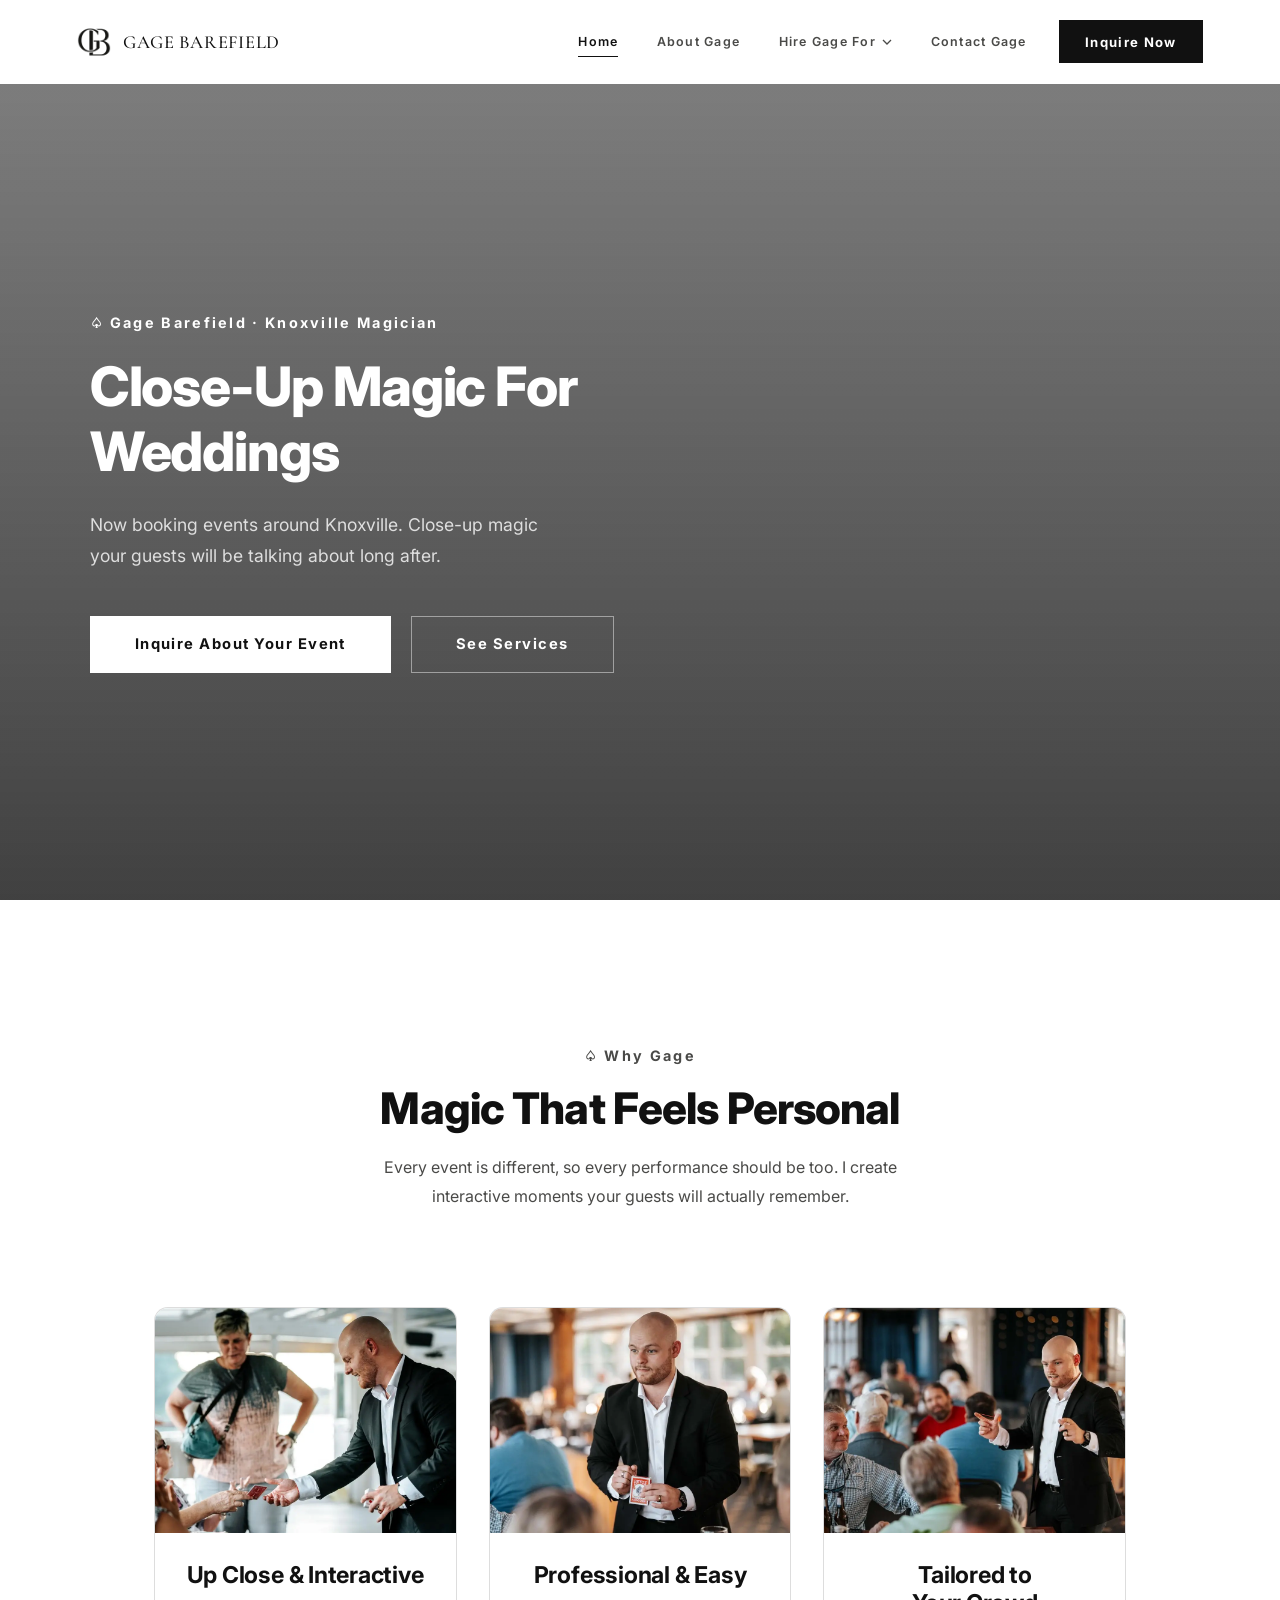
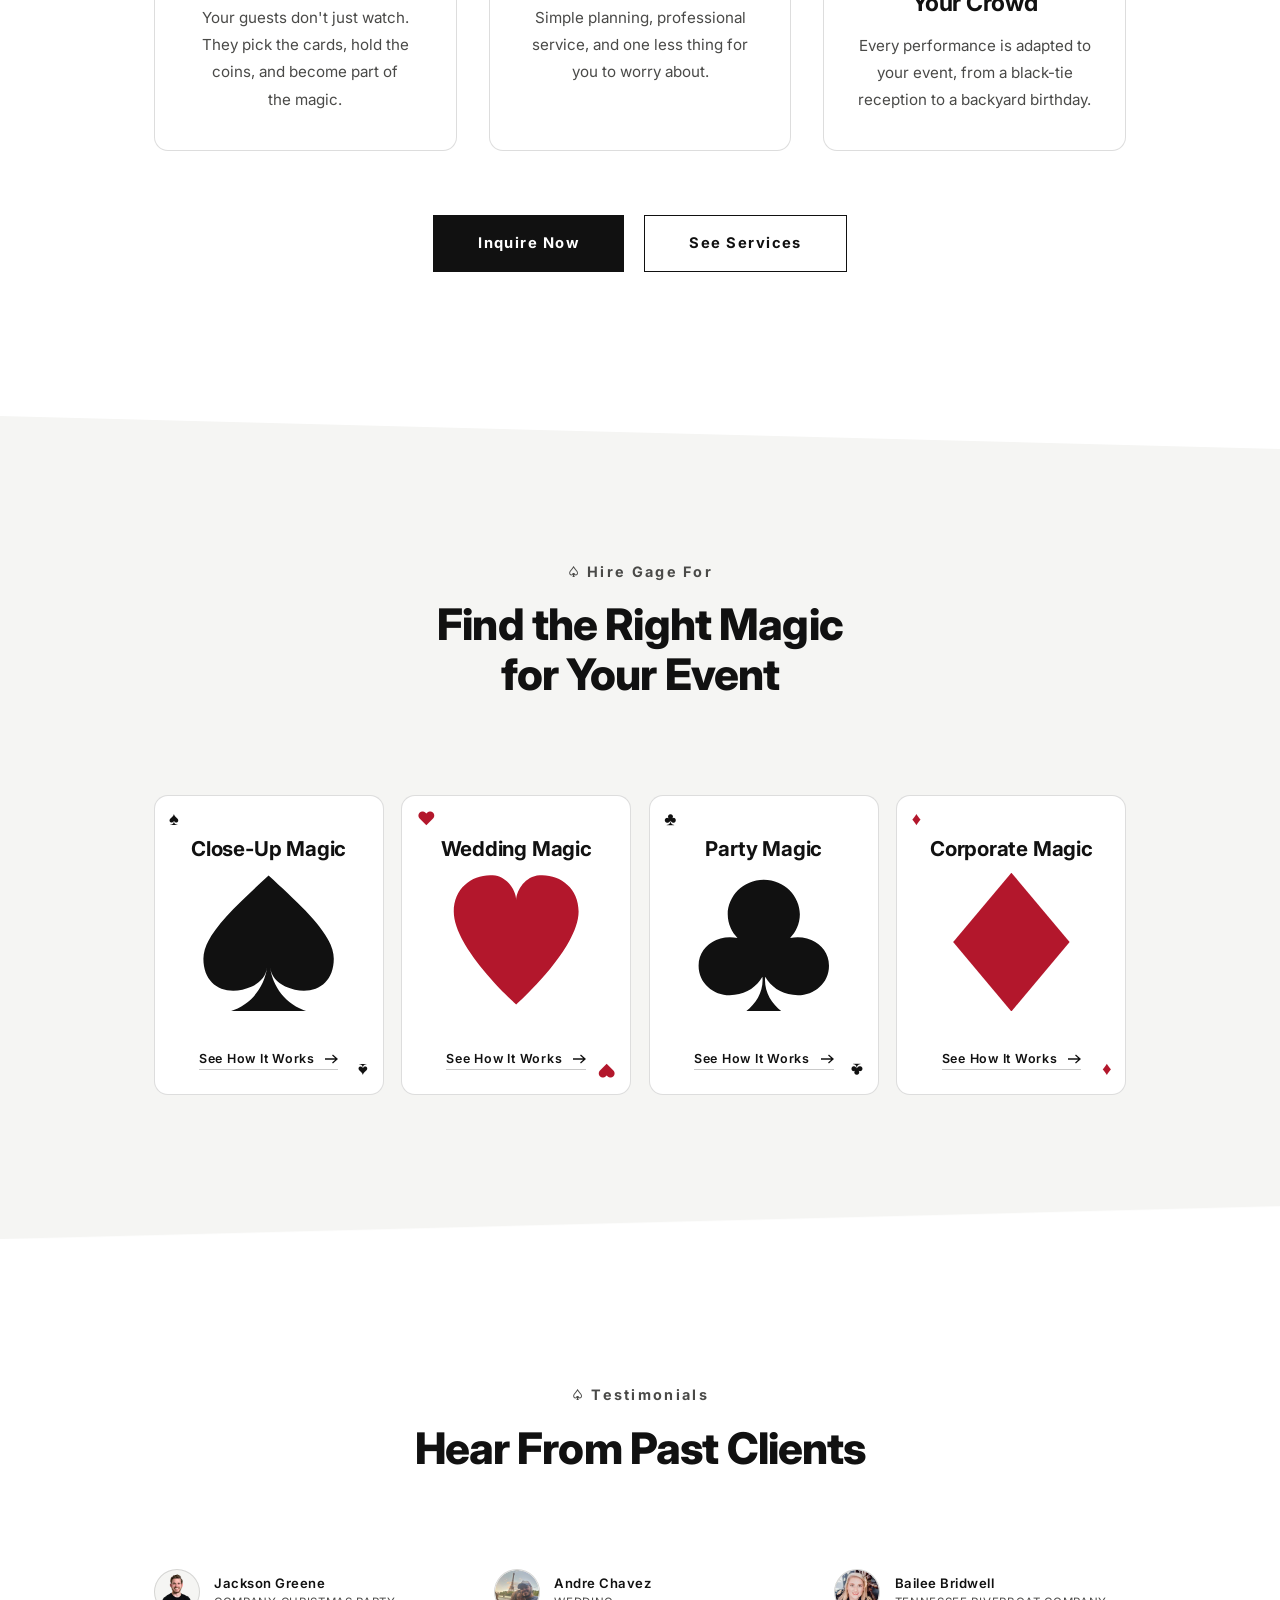
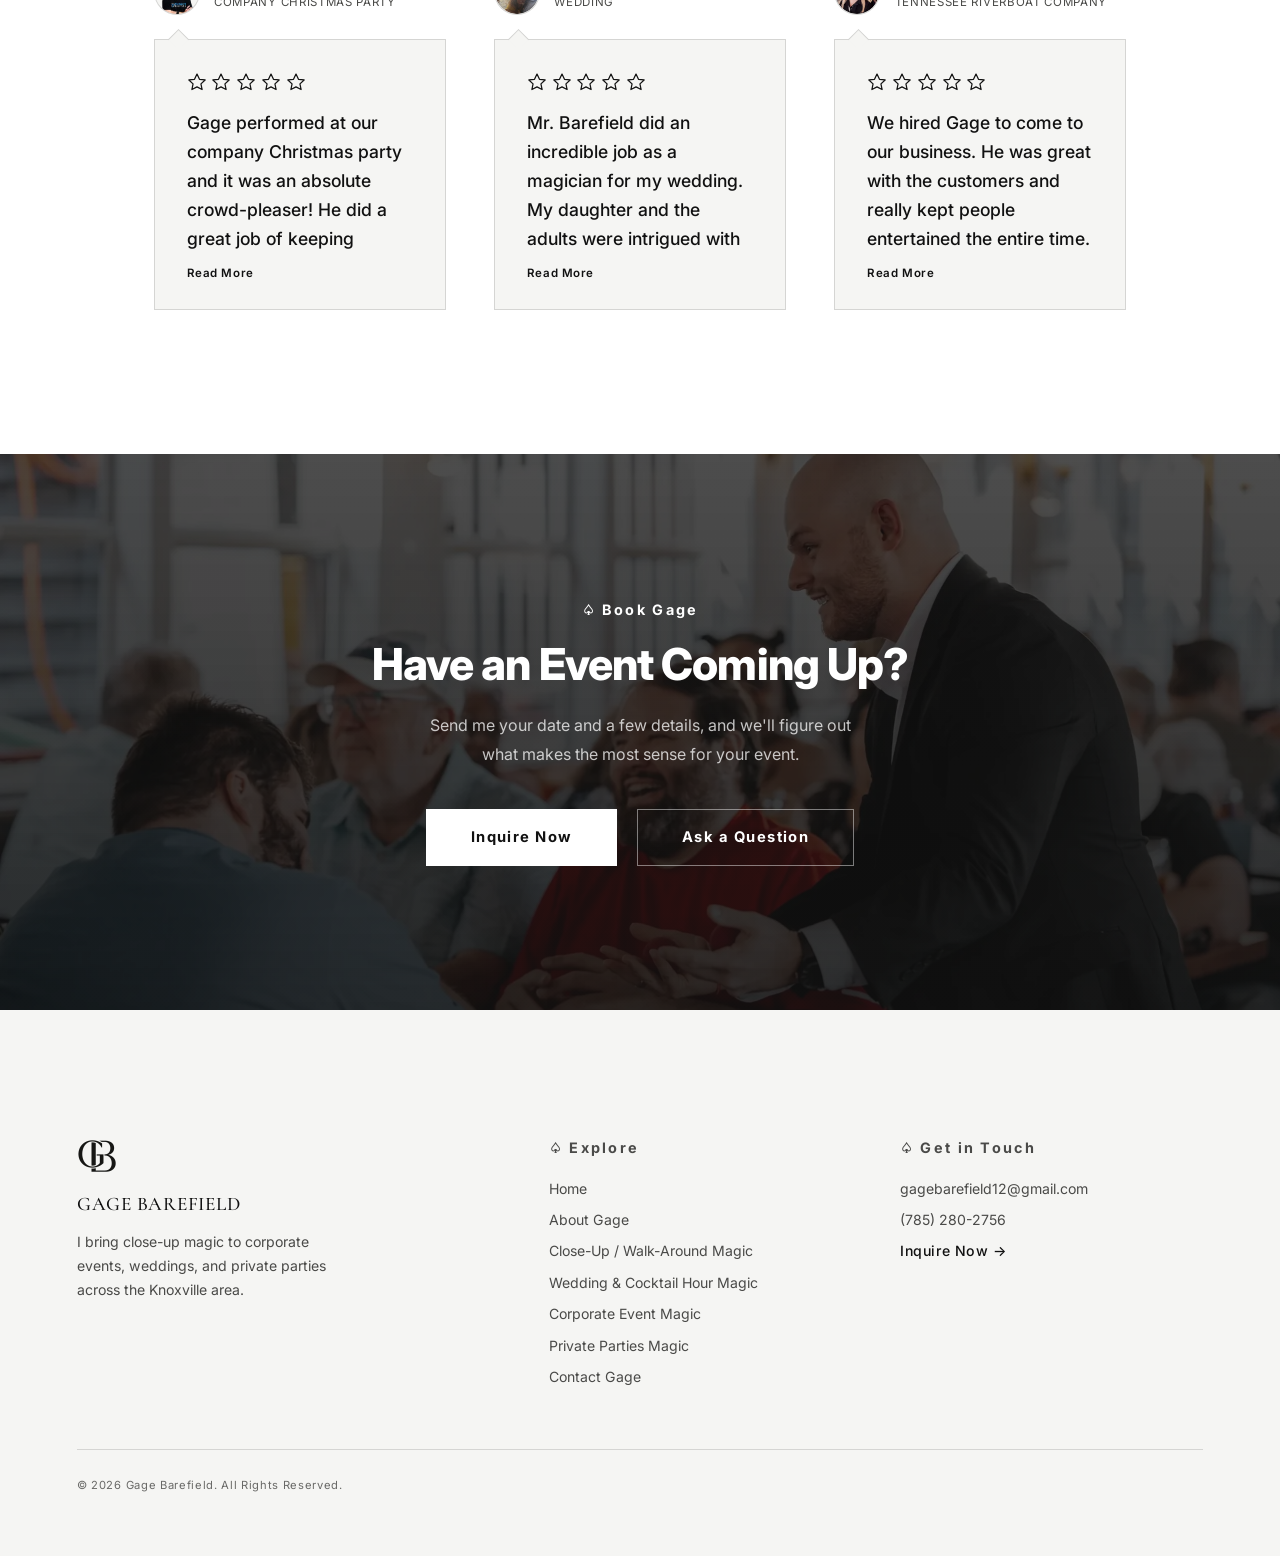
<file: index.html>
<!DOCTYPE html>
<html lang="en">
<head>
<meta charset="UTF-8" />
<meta name="viewport" content="width=device-width, initial-scale=1.0" />
<title>Gage Barefield - Knoxville Magician for Weddings &amp; Events</title>
<meta name="description" content="Close-up magic for weddings, corporate events, and private parties around Knoxville. Interactive, easy to book, and fun for every crowd." />
<link rel="canonical" href="https://www.gagebarefield.com/" />
<meta property="og:type" content="website" />
<meta property="og:site_name" content="Gage Barefield" />
<meta property="og:title" content="Gage Barefield - Knoxville Magician for Weddings &amp; Events" />
<meta property="og:description" content="Close-up magic for weddings, corporate events, and private parties around Knoxville. Interactive, easy to book, and fun for every crowd." />
<meta property="og:url" content="https://www.gagebarefield.com/" />
<meta property="og:image" content="https://www.gagebarefield.com/assets/Images%20Used/og-image.jpg" />
<meta property="og:image:width" content="1200" />
<meta property="og:image:height" content="630" />
<meta name="twitter:card" content="summary_large_image" />
<script type="application/ld+json">
{
  "@context": "https://schema.org",
  "@type": "EntertainmentBusiness",
  "name": "Gage Barefield",
  "description": "Close-up magician for weddings, corporate events, cocktail hours, and private parties in the Knoxville area.",
  "url": "https://www.gagebarefield.com/",
  "image": "https://www.gagebarefield.com/assets/Images%20Used/og-image.jpg",
  "logo": "https://www.gagebarefield.com/assets/Images%20Used/gb-logo.webp",
  "telephone": "+1-785-280-2756",
  "email": "gagebarefield12@gmail.com",
  "address": {
    "@type": "PostalAddress",
    "addressLocality": "Knoxville",
    "addressRegion": "TN",
    "addressCountry": "US"
  },
  "areaServed": {
    "@type": "City",
    "name": "Knoxville, TN"
  }
}
</script>

<link rel="preconnect" href="https://fonts.googleapis.com">
<link rel="preconnect" href="https://fonts.gstatic.com" crossorigin>
<link href="https://fonts.googleapis.com/css2?family=Cormorant+Garamond:wght@500&family=Inter:wght@300;400;500;600;700;800&display=swap" rel="stylesheet">

<link rel="icon" type="image/png" sizes="32x32" href="assets/Images%20Used/favicon-32.png" />
<link rel="icon" type="image/png" sizes="16x16" href="assets/Images%20Used/favicon-16.png" />
<link rel="apple-touch-icon" sizes="180x180" href="assets/Images%20Used/apple-touch-icon.png" />
<meta name="theme-color" content="#111111" />

<link rel="stylesheet" href="styles.css" />
  <!-- Microsoft Clarity -->
  <script type="text/javascript">
    (function(c,l,a,r,i,t,y){
        c[a]=c[a]||function(){(c[a].q=c[a].q||[]).push(arguments)};
        t=l.createElement(r);t.async=1;t.src="https://www.clarity.ms/tag/"+i;
        y=l.getElementsByTagName(r)[0];y.parentNode.insertBefore(t,y);
    })(window, document, "clarity", "script", "zesss39anp");
  </script>
</head>
<body>

<svg width="0" height="0" style="position: absolute;" aria-hidden="true" focusable="false">
  <defs>
    <clipPath id="suit-heart" clipPathUnits="objectBoundingBox">
      <path d="M0.5,0.95 C0.5,0.95 0.05,0.55 0.05,0.28 C0.05,0.1 0.2,0 0.35,0.02 C0.45,0.04 0.5,0.14 0.5,0.2 C0.5,0.14 0.55,0.04 0.65,0.02 C0.8,0 0.95,0.1 0.95,0.28 C0.95,0.55 0.5,0.95 0.5,0.95 Z" />
    </clipPath>
    <clipPath id="suit-diamond" clipPathUnits="objectBoundingBox">
      <path d="M0.5,0 L0.92,0.5 L0.5,1 L0.08,0.5 Z" />
    </clipPath>
    <clipPath id="suit-club" clipPathUnits="objectBoundingBox">
      <path d="M0.5,0.05 C0.65,0.05 0.76,0.17 0.76,0.3 C0.76,0.37 0.73,0.43 0.69,0.47 C0.83,0.44 0.97,0.53 0.97,0.67 C0.97,0.81 0.84,0.9 0.71,0.88 C0.62,0.87 0.55,0.82 0.51,0.75 C0.5,0.85 0.55,0.94 0.63,1 L0.37,1 C0.45,0.94 0.5,0.85 0.49,0.75 C0.45,0.82 0.38,0.87 0.29,0.88 C0.16,0.9 0.03,0.81 0.03,0.67 C0.03,0.53 0.17,0.44 0.31,0.47 C0.27,0.43 0.24,0.37 0.24,0.3 C0.24,0.17 0.35,0.05 0.5,0.05 Z" />
    </clipPath>
    <clipPath id="suit-spade" clipPathUnits="objectBoundingBox">
      <path d="M0.5,0.02 C0.25,0.25 0.03,0.45 0.03,0.62 C0.03,0.82 0.2,0.9 0.38,0.82 C0.44,0.79 0.48,0.75 0.49,0.68 C0.47,0.82 0.38,0.95 0.22,1 L0.78,1 C0.62,0.95 0.53,0.82 0.51,0.68 C0.52,0.75 0.56,0.79 0.62,0.82 C0.8,0.9 0.97,0.82 0.97,0.62 C0.97,0.45 0.75,0.25 0.5,0.02 Z" />
    </clipPath>
  </defs>
</svg>

<header class="site-nav" id="site-nav">
  <div class="site-nav__inner">
    <a href="/" class="site-nav__logo">
      <img src="assets/Images%20Used/gb-logo.webp" alt="Gage Barefield monogram" class="site-nav__mark" />
      <span class="site-nav__word">Gage Barefield</span>
    </a>

    <nav class="site-nav__links" aria-label="Primary">
      <a href="/" class="site-nav__link is-active">Home</a>
      <a href="/about" class="site-nav__link">About Gage</a>
      <div class="site-nav__dropdown">
        <button type="button" class="site-nav__link site-nav__link--dropdown" aria-expanded="false">
          Hire Gage For
          <svg class="site-nav__chevron" width="10" height="6" viewBox="0 0 10 6" aria-hidden="true"><path d="M1 1l4 4 4-4" stroke="currentColor" stroke-width="1.3" fill="none"/></svg>
        </button>
        <div class="site-nav__dropdown-menu">
          <a href="/walk-around-magic" class="site-nav__dropdown-link">Close-Up / Walk-Around Magic</a>
          <a href="/wedding-cocktail-hour" class="site-nav__dropdown-link">Wedding &amp; Cocktail Hour Magic</a>
          <a href="/corporate-events" class="site-nav__dropdown-link">Corporate Event Magic</a>
          <a href="/private-parties" class="site-nav__dropdown-link">Private Parties Magic</a>
        </div>
      </div>
      <a href="/contact" class="site-nav__link">Contact Gage</a>
    </nav>

    <a href="/book-now" class="site-nav__cta">Inquire Now</a>

    <button type="button" class="site-nav__toggle" id="navToggle" aria-label="Toggle menu" aria-expanded="false">
      <span></span><span></span><span></span>
    </button>
  </div>

  <div class="site-nav__mobile" id="navMobile">
    <a href="/" class="site-nav__mobile-link">Home</a>
    <a href="/about" class="site-nav__mobile-link">About Gage</a>
    <span class="site-nav__mobile-label">Hire Gage For</span>
    <a href="/walk-around-magic" class="site-nav__mobile-link site-nav__mobile-link--sub">Close-Up / Walk-Around Magic</a>
    <a href="/wedding-cocktail-hour" class="site-nav__mobile-link site-nav__mobile-link--sub">Wedding &amp; Cocktail Hour Magic</a>
    <a href="/corporate-events" class="site-nav__mobile-link site-nav__mobile-link--sub">Corporate Event Magic</a>
    <a href="/private-parties" class="site-nav__mobile-link site-nav__mobile-link--sub">Private Parties Magic</a>
    <a href="/contact" class="site-nav__mobile-link">Contact Gage</a>
    <a href="tel:+17852802756" class="site-nav__mobile-link">Call (785) 280-2756</a>
    <a href="/book-now" class="site-nav__mobile-link site-nav__mobile-link--cta">Inquire Now</a>
  </div>
</header>

<main class="page">

  <section class="hero hero--image">
    <div class="hero__slideshow" aria-hidden="true">
      <div class="hero__slide hero__slide--1" data-parallax data-parallax-speed="0.12" data-parallax-max="18"></div>
      <div class="hero__slide hero__slide--2" data-parallax data-parallax-speed="0.12" data-parallax-max="18"></div>
      <div class="hero__slide hero__slide--3" data-parallax data-parallax-speed="0.12" data-parallax-max="18"></div>
    </div>
    <div class="hero__inner">

      <span class="eyebrow fade-up"><span class="nowrap">Gage Barefield &middot;</span> <span class="nowrap">Knoxville Magician</span></span>

      <h1 class="hero__title fade-up fade-up--delay-1">
        <span aria-hidden="true">Close-Up Magic For</span>
        <br aria-hidden="true" />
        <span class="hero__cycle" aria-hidden="true"><span class="hero__cycle-track" data-swipe>
          <span class="hero__cycle-word">Weddings</span>
          <span class="hero__cycle-word">Corporate Events</span>
          <span class="hero__cycle-word">Private Parties</span>
          <span class="hero__cycle-word">Cocktail Hours</span>
        </span></span>
        <span class="sr-only">Close-Up Magic For Weddings, Corporate Events, Private Parties &amp; Cocktail Hours.</span>
      </h1>

      <p class="hero__subtitle fade-up fade-up--delay-2">
        Now booking events around Knoxville. Close-up magic your guests will be talking about long after.
      </p>

      <div class="hero__actions fade-up fade-up--delay-3">
        <a href="/book-now" class="btn btn--on-dark">Inquire About Your Event</a>
        <a href="#services" class="btn btn--ghost-on-dark">See Services</a>
      </div>

    </div>
  </section>

  <section class="section">
    <div class="container">
      <div class="section-head section-head--center fade-up">
        <span class="eyebrow">Why Gage</span>
        <h2 class="section-head__title">Magic That Feels Personal</h2>
        <p class="section-head__text">
         Every event is different, so every performance should be too. I create interactive moments your guests will actually remember.
        </p>
      </div>

      <div class="feature-grid">
        <div class="feature-card fade-up fade-up--delay-1">
          <div class="feature-card__media">
            <img class="feature-card__photo" src="assets/Images%20Used/why-interactive.webp" alt="Gage letting a guest pick a card" loading="lazy" />
          </div>
          <h3 class="feature-card__title">Up Close &amp; Interactive</h3>
          <p class="feature-card__text">
            Your guests don't just watch. They pick the cards, hold the coins, and become part of the magic.
          </p>
        </div>
        <div class="feature-card fade-up fade-up--delay-2">
          <div class="feature-card__media">
            <img class="feature-card__photo" src="assets/Images%20Used/why-professional-home.webp" alt="Gage in a suit holding a deck of cards at an event" loading="lazy" />
          </div>
          <h3 class="feature-card__title">Professional &amp; Easy</h3>
          <p class="feature-card__text">
            Simple planning, professional service, and one less thing for you to worry about.
          </p>
        </div>
        <div class="feature-card fade-up fade-up--delay-3">
          <div class="feature-card__media">
            <img class="feature-card__photo" src="assets/Images%20Used/why-tailored.webp" alt="Gage performing for a full room of guests" loading="lazy" />
          </div>
          <h3 class="feature-card__title">Tailored to Your Crowd</h3>
          <p class="feature-card__text">
           Every performance is adapted to your event, from a black-tie reception to a backyard birthday.
          </p>
        </div>
      </div>

      <div class="section-cta fade-up fade-up--delay-4">
        <a href="/book-now" class="btn btn--dark">Inquire Now</a>
        <a href="#services" class="btn btn--ghost">See Services</a>
      </div>
    </div>
  </section>

  <section class="section section--alt" id="services">
    <div class="container">
      <div class="section-head section-head--center fade-up">
        <span class="eyebrow">Hire Gage For</span>
        <h2 class="section-head__title">Find the Right Magic for Your Event</h2>
      </div>

      <div class="services-grid">
        <a href="/walk-around-magic" class="service-card fade-up">
          <span class="service-card__pip service-card__pip--top" aria-hidden="true">&spades;</span>
          <span class="service-card__pip service-card__pip--bottom" aria-hidden="true">&spades;</span>
          <div class="service-card__top">
            <h3 class="service-card__title">Close-Up Magic</h3>
          </div>
          <div class="service-card__face">
            <div class="service-card__image">
              <div class="service-card__swatch service-card__swatch--spade" aria-hidden="true"></div>
            </div>
          </div>
          <div class="service-card__bottom">
            <span class="link-arrow">
              See How It Works
              <svg width="14" height="10" viewBox="0 0 14 10" fill="none" aria-hidden="true"><path d="M8.5 1l4.5 4-4.5 4M13 5H1" stroke="currentColor" stroke-width="1.3"/></svg>
            </span>
          </div>
        </a>
        <a href="/wedding-cocktail-hour" class="service-card service-card--red fade-up">
          <span class="service-card__pip service-card__pip--top" aria-hidden="true">&hearts;</span>
          <span class="service-card__pip service-card__pip--bottom" aria-hidden="true">&hearts;</span>
          <div class="service-card__top">
            <h3 class="service-card__title">Wedding Magic</h3>
          </div>
          <div class="service-card__face">
            <div class="service-card__image">
              <div class="service-card__swatch service-card__swatch--heart" aria-hidden="true"></div>
            </div>
          </div>
          <div class="service-card__bottom">
            <span class="link-arrow">
              See How It Works
              <svg width="14" height="10" viewBox="0 0 14 10" fill="none" aria-hidden="true"><path d="M8.5 1l4.5 4-4.5 4M13 5H1" stroke="currentColor" stroke-width="1.3"/></svg>
            </span>
          </div>
        </a>
        <a href="/private-parties" class="service-card fade-up">
          <span class="service-card__pip service-card__pip--top" aria-hidden="true">&clubs;</span>
          <span class="service-card__pip service-card__pip--bottom" aria-hidden="true">&clubs;</span>
          <div class="service-card__top">
            <h3 class="service-card__title">Party Magic</h3>
          </div>
          <div class="service-card__face">
            <div class="service-card__image">
              <div class="service-card__swatch service-card__swatch--club" aria-hidden="true"></div>
            </div>
          </div>
          <div class="service-card__bottom">
            <span class="link-arrow">
              See How It Works
              <svg width="14" height="10" viewBox="0 0 14 10" fill="none" aria-hidden="true"><path d="M8.5 1l4.5 4-4.5 4M13 5H1" stroke="currentColor" stroke-width="1.3"/></svg>
            </span>
          </div>
        </a>
        <a href="/corporate-events" class="service-card service-card--red fade-up">
          <span class="service-card__pip service-card__pip--top" aria-hidden="true">&diams;</span>
          <span class="service-card__pip service-card__pip--bottom" aria-hidden="true">&diams;</span>
          <div class="service-card__top">
            <h3 class="service-card__title">Corporate Magic</h3>
          </div>
          <div class="service-card__face">
            <div class="service-card__image">
              <div class="service-card__swatch service-card__swatch--diamond" aria-hidden="true"></div>
            </div>
          </div>
          <div class="service-card__bottom">
            <span class="link-arrow">
              See How It Works
              <svg width="14" height="10" viewBox="0 0 14 10" fill="none" aria-hidden="true"><path d="M8.5 1l4.5 4-4.5 4M13 5H1" stroke="currentColor" stroke-width="1.3"/></svg>
            </span>
          </div>
        </a>
      </div>
    </div>
  </section>

  <section class="section">
    <div class="container">
      <div class="section-head section-head--center fade-up">
        <span class="eyebrow">Testimonials</span>
        <h2 class="section-head__title">Hear From Past Clients</h2>
      </div>

      <div class="testimonials-grid">
        <div class="testimonial-card fade-up fade-up--delay-1">
          <div class="testimonial-card__person">
            <span class="avatar">
              <img class="avatar__photo" src="assets/Images%20Used/jackson-greene.webp" alt="Jackson Greene" />
            </span>
            <div>
              <p class="testimonial-card__name">Jackson Greene</p>
              <p class="testimonial-card__role">Company Christmas Party</p>
            </div>
          </div>
          <div class="testimonial-card__bubble">
            <div class="testimonial-card__stars" role="img" aria-label="5 out of 5 stars">
            <svg width="20" height="20" viewBox="0 0 24 24" fill="none" stroke="currentColor" stroke-width="1.5" stroke-linejoin="round" aria-hidden="true"><path d="M12 2.5l2.97 6.28 6.78.75-5.02 4.75 1.37 6.72L12 17.9l-6.1 3.1 1.37-6.72-5.02-4.75 6.78-.75L12 2.5z"/></svg>
            <svg width="20" height="20" viewBox="0 0 24 24" fill="none" stroke="currentColor" stroke-width="1.5" stroke-linejoin="round" aria-hidden="true"><path d="M12 2.5l2.97 6.28 6.78.75-5.02 4.75 1.37 6.72L12 17.9l-6.1 3.1 1.37-6.72-5.02-4.75 6.78-.75L12 2.5z"/></svg>
            <svg width="20" height="20" viewBox="0 0 24 24" fill="none" stroke="currentColor" stroke-width="1.5" stroke-linejoin="round" aria-hidden="true"><path d="M12 2.5l2.97 6.28 6.78.75-5.02 4.75 1.37 6.72L12 17.9l-6.1 3.1 1.37-6.72-5.02-4.75 6.78-.75L12 2.5z"/></svg>
            <svg width="20" height="20" viewBox="0 0 24 24" fill="none" stroke="currentColor" stroke-width="1.5" stroke-linejoin="round" aria-hidden="true"><path d="M12 2.5l2.97 6.28 6.78.75-5.02 4.75 1.37 6.72L12 17.9l-6.1 3.1 1.37-6.72-5.02-4.75 6.78-.75L12 2.5z"/></svg>
            <svg width="20" height="20" viewBox="0 0 24 24" fill="none" stroke="currentColor" stroke-width="1.5" stroke-linejoin="round" aria-hidden="true"><path d="M12 2.5l2.97 6.28 6.78.75-5.02 4.75 1.37 6.72L12 17.9l-6.1 3.1 1.37-6.72-5.02-4.75 6.78-.75L12 2.5z"/></svg>
            </div>
            <p class="testimonial-card__quote">
            Gage performed at our company Christmas party and it was an absolute crowd-pleaser!
            He did a great job of keeping everyone engaged and ended with a trick that left
            everyone totally stunned. I still don't know how it was possible to this day! If
            you're looking for a magician for your next wedding, party, venue, or event, I
            couldn't recommend Gage more!
            </p>
            <button type="button" class="testimonial-card__toggle" hidden>Read More</button>
          </div>
        </div>
        <div class="testimonial-card fade-up fade-up--delay-2">
          <div class="testimonial-card__person">
            <span class="avatar">
              <img class="avatar__photo" src="assets/Images%20Used/andre-chavez.jpg" alt="Andre Chavez" />
            </span>
            <div>
              <p class="testimonial-card__name">Andre Chavez</p>
              <p class="testimonial-card__role">Wedding</p>
            </div>
          </div>
          <div class="testimonial-card__bubble">
            <div class="testimonial-card__stars" role="img" aria-label="5 out of 5 stars">
            <svg width="20" height="20" viewBox="0 0 24 24" fill="none" stroke="currentColor" stroke-width="1.5" stroke-linejoin="round" aria-hidden="true"><path d="M12 2.5l2.97 6.28 6.78.75-5.02 4.75 1.37 6.72L12 17.9l-6.1 3.1 1.37-6.72-5.02-4.75 6.78-.75L12 2.5z"/></svg>
            <svg width="20" height="20" viewBox="0 0 24 24" fill="none" stroke="currentColor" stroke-width="1.5" stroke-linejoin="round" aria-hidden="true"><path d="M12 2.5l2.97 6.28 6.78.75-5.02 4.75 1.37 6.72L12 17.9l-6.1 3.1 1.37-6.72-5.02-4.75 6.78-.75L12 2.5z"/></svg>
            <svg width="20" height="20" viewBox="0 0 24 24" fill="none" stroke="currentColor" stroke-width="1.5" stroke-linejoin="round" aria-hidden="true"><path d="M12 2.5l2.97 6.28 6.78.75-5.02 4.75 1.37 6.72L12 17.9l-6.1 3.1 1.37-6.72-5.02-4.75 6.78-.75L12 2.5z"/></svg>
            <svg width="20" height="20" viewBox="0 0 24 24" fill="none" stroke="currentColor" stroke-width="1.5" stroke-linejoin="round" aria-hidden="true"><path d="M12 2.5l2.97 6.28 6.78.75-5.02 4.75 1.37 6.72L12 17.9l-6.1 3.1 1.37-6.72-5.02-4.75 6.78-.75L12 2.5z"/></svg>
            <svg width="20" height="20" viewBox="0 0 24 24" fill="none" stroke="currentColor" stroke-width="1.5" stroke-linejoin="round" aria-hidden="true"><path d="M12 2.5l2.97 6.28 6.78.75-5.02 4.75 1.37 6.72L12 17.9l-6.1 3.1 1.37-6.72-5.02-4.75 6.78-.75L12 2.5z"/></svg>
            </div>
            <p class="testimonial-card__quote">
            Mr. Barefield did an incredible job as a magician for my wedding. My daughter and the
            adults were intrigued with his magic skills. He was the cherry on top for my wedding.
            There is something about him that pulls all of your attention to him. This guy is
            talented, smart, and very respectful. He is a great guy!
            </p>
            <button type="button" class="testimonial-card__toggle" hidden>Read More</button>
          </div>
        </div>
        <div class="testimonial-card fade-up fade-up--delay-3">
          <div class="testimonial-card__person">
            <span class="avatar">
              <img class="avatar__photo" src="assets/Images%20Used/bailee.webp" alt="Bailee Bridwell" />
            </span>
            <div>
              <p class="testimonial-card__name">Bailee Bridwell</p>
              <p class="testimonial-card__role">Tennessee Riverboat Company</p>
            </div>
          </div>
          <div class="testimonial-card__bubble">
            <div class="testimonial-card__stars" role="img" aria-label="5 out of 5 stars">
            <svg width="20" height="20" viewBox="0 0 24 24" fill="none" stroke="currentColor" stroke-width="1.5" stroke-linejoin="round" aria-hidden="true"><path d="M12 2.5l2.97 6.28 6.78.75-5.02 4.75 1.37 6.72L12 17.9l-6.1 3.1 1.37-6.72-5.02-4.75 6.78-.75L12 2.5z"/></svg>
            <svg width="20" height="20" viewBox="0 0 24 24" fill="none" stroke="currentColor" stroke-width="1.5" stroke-linejoin="round" aria-hidden="true"><path d="M12 2.5l2.97 6.28 6.78.75-5.02 4.75 1.37 6.72L12 17.9l-6.1 3.1 1.37-6.72-5.02-4.75 6.78-.75L12 2.5z"/></svg>
            <svg width="20" height="20" viewBox="0 0 24 24" fill="none" stroke="currentColor" stroke-width="1.5" stroke-linejoin="round" aria-hidden="true"><path d="M12 2.5l2.97 6.28 6.78.75-5.02 4.75 1.37 6.72L12 17.9l-6.1 3.1 1.37-6.72-5.02-4.75 6.78-.75L12 2.5z"/></svg>
            <svg width="20" height="20" viewBox="0 0 24 24" fill="none" stroke="currentColor" stroke-width="1.5" stroke-linejoin="round" aria-hidden="true"><path d="M12 2.5l2.97 6.28 6.78.75-5.02 4.75 1.37 6.72L12 17.9l-6.1 3.1 1.37-6.72-5.02-4.75 6.78-.75L12 2.5z"/></svg>
            <svg width="20" height="20" viewBox="0 0 24 24" fill="none" stroke="currentColor" stroke-width="1.5" stroke-linejoin="round" aria-hidden="true"><path d="M12 2.5l2.97 6.28 6.78.75-5.02 4.75 1.37 6.72L12 17.9l-6.1 3.1 1.37-6.72-5.02-4.75 6.78-.75L12 2.5z"/></svg>
            </div>
            <p class="testimonial-card__quote">
            We hired Gage to come to our business. He was great with the customers and really
            kept people entertained the entire time. We had several great reviews with him.
            </p>
            <button type="button" class="testimonial-card__toggle" hidden>Read More</button>
          </div>
        </div>
      </div>
    </div>
  </section>

  <section class="cta-banner cta-banner--image">
    <div class="cta-banner__bg" aria-hidden="true" data-parallax data-parallax-speed="0.1" data-parallax-max="16"></div>
    <div class="cta-banner__inner">
      <span class="eyebrow fade-up">Book Gage</span>
      <h2 class="cta-banner__title fade-up fade-up--delay-1">Have an Event Coming Up?</h2>
      <p class="cta-banner__text fade-up fade-up--delay-2">
        Send me your date and a few details, and we'll figure out what makes the most sense for your event.
      </p>
      <div class="cta-banner__actions fade-up fade-up--delay-3">
        <a href="/book-now" class="btn btn--on-dark">Inquire Now</a>
        <a href="/contact" class="btn btn--ghost-on-dark">Ask a Question</a>
      </div>
    </div>
  </section>

</main>

<footer class="site-footer">
  <div class="site-footer__inner">
    <div class="site-footer__brand">
      <img src="assets/Images%20Used/gb-logo.webp" alt="Gage Barefield monogram" class="site-footer__mark" />
      <p class="site-footer__name">Gage Barefield</p>
      <p class="site-footer__tagline">I bring close-up magic to corporate events, weddings, and private parties across the Knoxville area.</p>
    </div>

    <div class="site-footer__col">
      <span class="eyebrow">Explore</span>
      <a href="/">Home</a>
      <a href="/about">About Gage</a>
      <a href="/walk-around-magic">Close-Up / Walk-Around Magic</a>
      <a href="/wedding-cocktail-hour">Wedding &amp; Cocktail Hour Magic</a>
      <a href="/corporate-events">Corporate Event Magic</a>
      <a href="/private-parties">Private Parties Magic</a>
      <a href="/contact">Contact Gage</a>
    </div>

    <div class="site-footer__col">
      <span class="eyebrow">Get in Touch</span>
      <a href="mailto:gagebarefield12@gmail.com">gagebarefield12@gmail.com</a>
      <a href="tel:+17852802756">(785) 280-2756</a>
      <a href="/book-now" class="site-footer__cta">Inquire Now &rarr;</a>
    </div>
  </div>

  <div class="site-footer__bottom">
    <p>&copy; 2026 Gage Barefield. All Rights Reserved.</p>
  </div>
</footer>

<script src="js/animations.js"></script>
<a href="tel:+17852802756" class="call-fab" aria-label="Call Gage at (785) 280-2756">
  <svg class="call-fab__icon" width="24" height="24" viewBox="0 0 24 24" aria-hidden="true"><path d="M6.6 10.8a15.1 15.1 0 0 0 6.6 6.6l2.2-2.2a1 1 0 0 1 1-.25 11.4 11.4 0 0 0 3.6.57 1 1 0 0 1 1 1V20a1 1 0 0 1-1 1A17 17 0 0 1 3 4a1 1 0 0 1 1-1h3.5a1 1 0 0 1 1 1c0 1.25.2 2.45.57 3.6a1 1 0 0 1-.25 1z" fill="currentColor"/></svg>
</a>
</body>
</html>
</file>
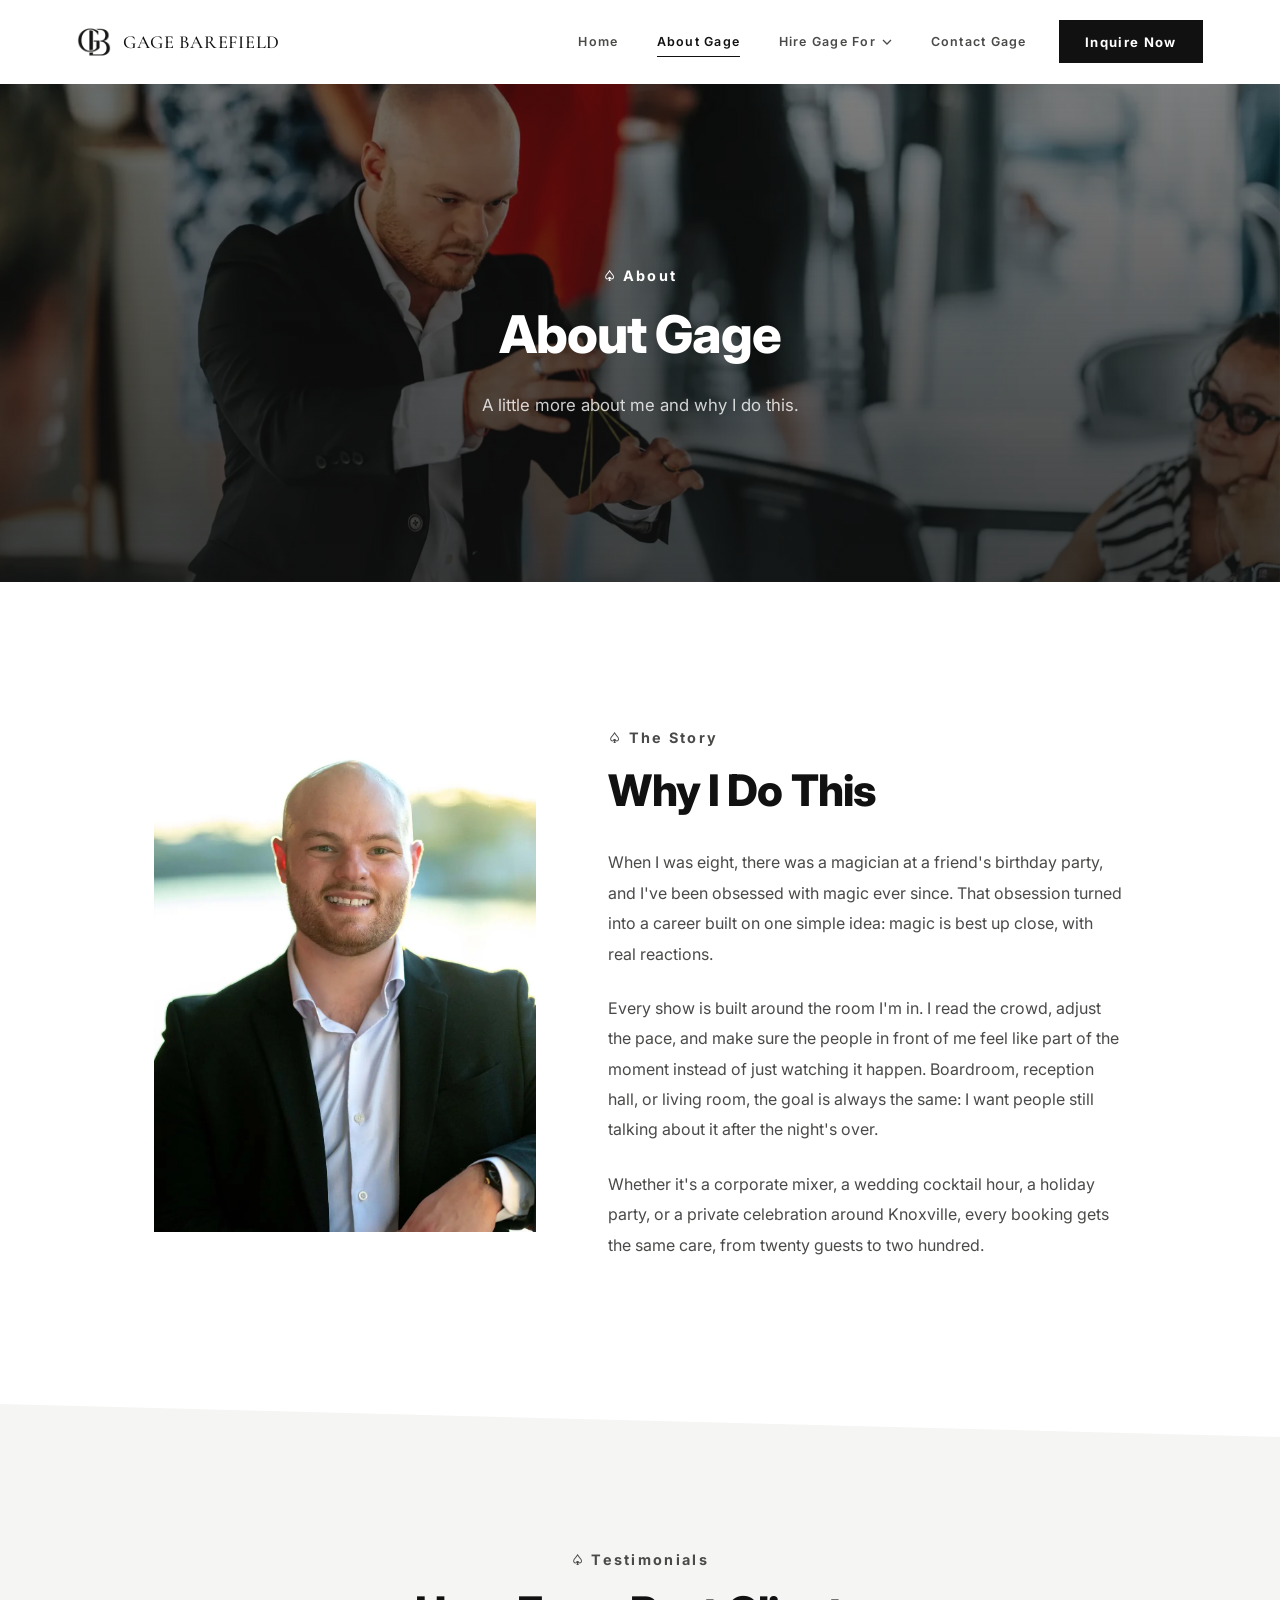
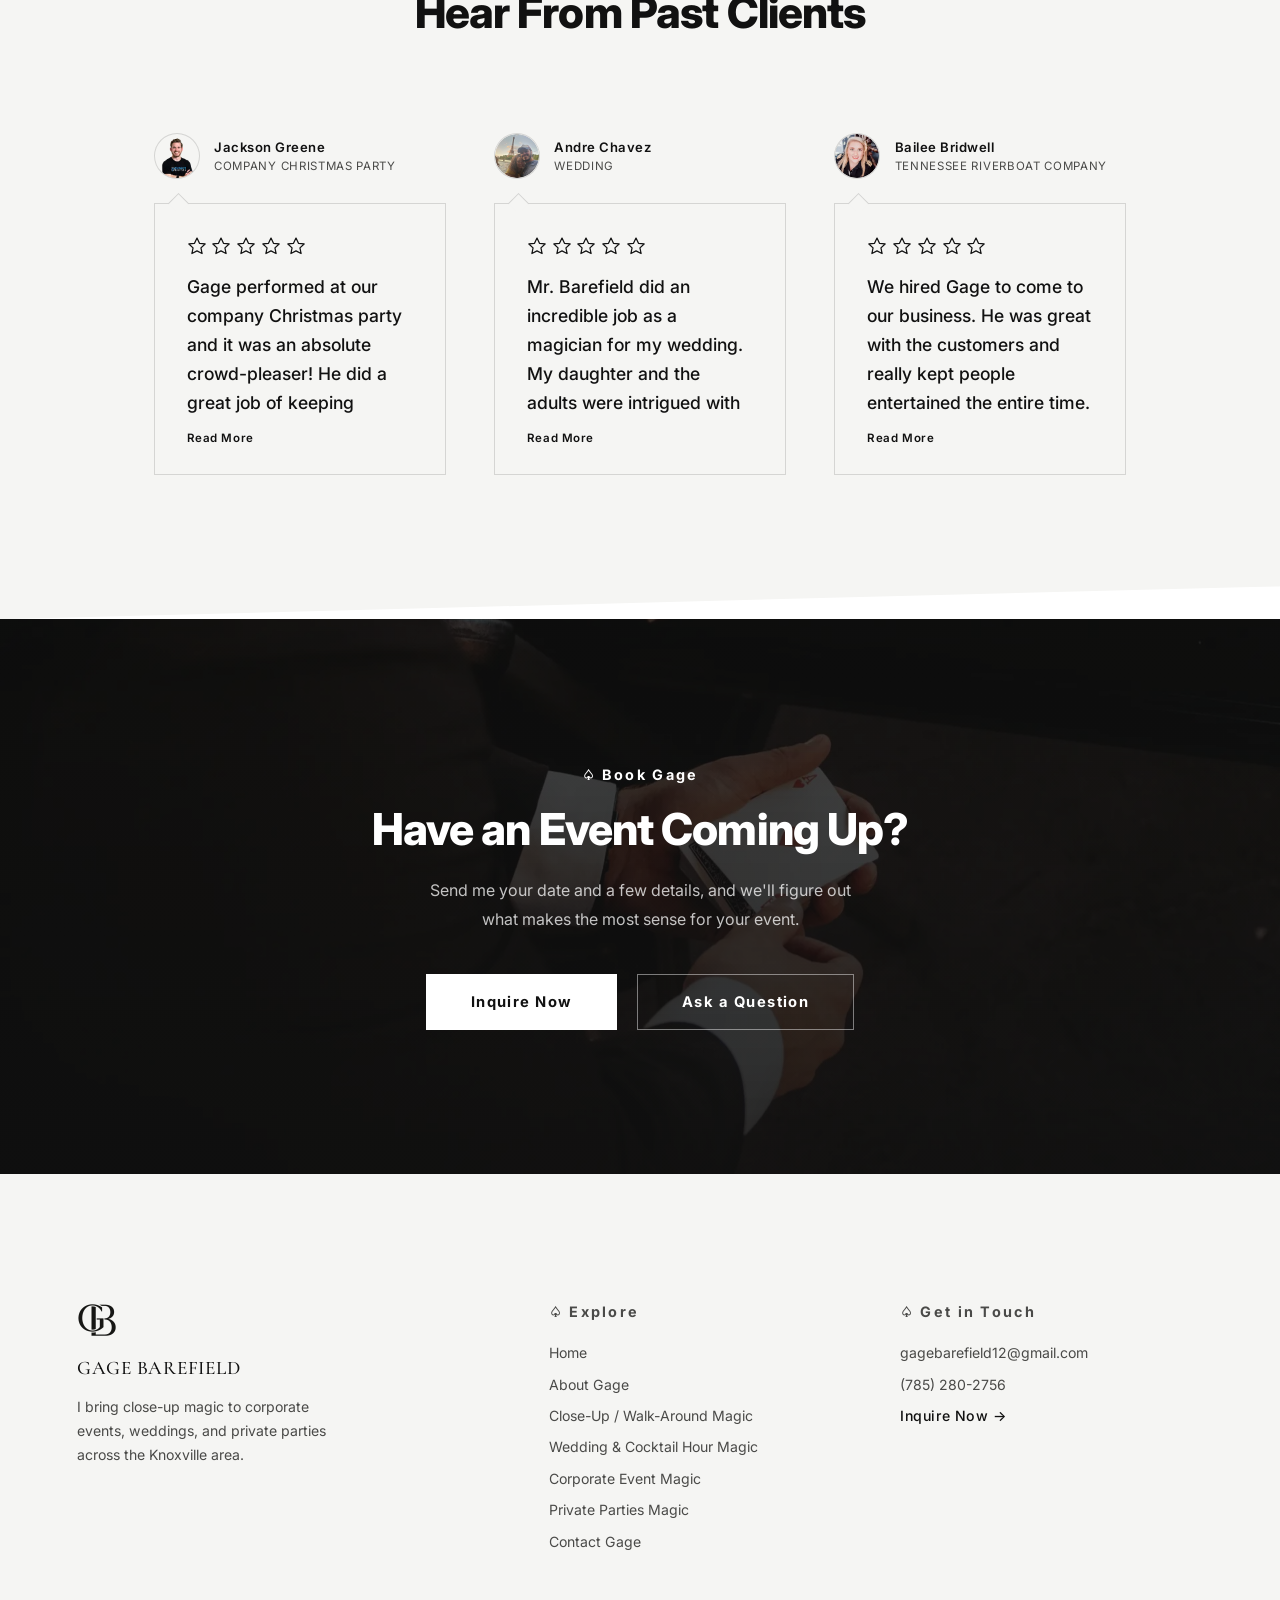
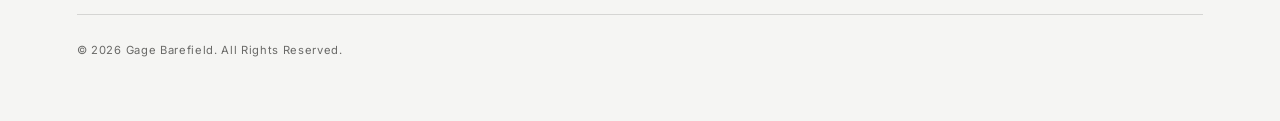
<file: about.html>
<!DOCTYPE html>
<html lang="en">
<head>
<meta charset="UTF-8" />
<meta name="viewport" content="width=device-width, initial-scale=1.0" />
<title>About Gage Barefield - Knoxville Magician</title>
<meta name="description" content="Meet Gage Barefield, a Knoxville magician doing close-up magic for weddings, corporate events, cocktail hours, and private parties." />
<link rel="canonical" href="https://www.gagebarefield.com/about" />
<meta property="og:type" content="website" />
<meta property="og:site_name" content="Gage Barefield" />
<meta property="og:title" content="About Gage Barefield - Knoxville Magician" />
<meta property="og:description" content="Meet Gage Barefield, a Knoxville magician doing close-up magic for weddings, corporate events, cocktail hours, and private parties." />
<meta property="og:url" content="https://www.gagebarefield.com/about" />
<meta property="og:image" content="https://www.gagebarefield.com/assets/Images%20Used/og-image.jpg" />
<meta property="og:image:width" content="1200" />
<meta property="og:image:height" content="630" />
<meta name="twitter:card" content="summary_large_image" />

<link rel="preconnect" href="https://fonts.googleapis.com">
<link rel="preconnect" href="https://fonts.gstatic.com" crossorigin>
<link href="https://fonts.googleapis.com/css2?family=Cormorant+Garamond:wght@500&family=Inter:wght@300;400;500;600;700;800&display=swap" rel="stylesheet">

<link rel="icon" type="image/png" sizes="32x32" href="assets/Images%20Used/favicon-32.png" />
<link rel="icon" type="image/png" sizes="16x16" href="assets/Images%20Used/favicon-16.png" />
<link rel="apple-touch-icon" sizes="180x180" href="assets/Images%20Used/apple-touch-icon.png" />
<meta name="theme-color" content="#111111" />

<link rel="stylesheet" href="styles.css" />
  <!-- Microsoft Clarity -->
  <script type="text/javascript">
    (function(c,l,a,r,i,t,y){
        c[a]=c[a]||function(){(c[a].q=c[a].q||[]).push(arguments)};
        t=l.createElement(r);t.async=1;t.src="https://www.clarity.ms/tag/"+i;
        y=l.getElementsByTagName(r)[0];y.parentNode.insertBefore(t,y);
    })(window, document, "clarity", "script", "zesss39anp");
  </script>
</head>
<body>

<header class="site-nav" id="site-nav">
  <div class="site-nav__inner">
    <a href="/" class="site-nav__logo">
      <img src="assets/Images%20Used/gb-logo.webp" alt="Gage Barefield monogram" class="site-nav__mark" />
      <span class="site-nav__word">Gage Barefield</span>
    </a>

    <nav class="site-nav__links" aria-label="Primary">
      <a href="/" class="site-nav__link">Home</a>
      <a href="/about" class="site-nav__link is-active">About Gage</a>
      <div class="site-nav__dropdown">
        <button type="button" class="site-nav__link site-nav__link--dropdown" aria-expanded="false">
          Hire Gage For
          <svg class="site-nav__chevron" width="10" height="6" viewBox="0 0 10 6" aria-hidden="true"><path d="M1 1l4 4 4-4" stroke="currentColor" stroke-width="1.3" fill="none"/></svg>
        </button>
        <div class="site-nav__dropdown-menu">
          <a href="/walk-around-magic" class="site-nav__dropdown-link">Close-Up / Walk-Around Magic</a>
          <a href="/wedding-cocktail-hour" class="site-nav__dropdown-link">Wedding &amp; Cocktail Hour Magic</a>
          <a href="/corporate-events" class="site-nav__dropdown-link">Corporate Event Magic</a>
          <a href="/private-parties" class="site-nav__dropdown-link">Private Parties Magic</a>
        </div>
      </div>
      <a href="/contact" class="site-nav__link">Contact Gage</a>
    </nav>

    <a href="/book-now" class="site-nav__cta">Inquire Now</a>

    <button type="button" class="site-nav__toggle" id="navToggle" aria-label="Toggle menu" aria-expanded="false">
      <span></span><span></span><span></span>
    </button>
  </div>

  <div class="site-nav__mobile" id="navMobile">
    <a href="/" class="site-nav__mobile-link">Home</a>
    <a href="/about" class="site-nav__mobile-link">About Gage</a>
    <span class="site-nav__mobile-label">Hire Gage For</span>
    <a href="/walk-around-magic" class="site-nav__mobile-link site-nav__mobile-link--sub">Close-Up / Walk-Around Magic</a>
    <a href="/wedding-cocktail-hour" class="site-nav__mobile-link site-nav__mobile-link--sub">Wedding &amp; Cocktail Hour Magic</a>
    <a href="/corporate-events" class="site-nav__mobile-link site-nav__mobile-link--sub">Corporate Event Magic</a>
    <a href="/private-parties" class="site-nav__mobile-link site-nav__mobile-link--sub">Private Parties Magic</a>
    <a href="/contact" class="site-nav__mobile-link">Contact Gage</a>
    <a href="tel:+17852802756" class="site-nav__mobile-link">Call (785) 280-2756</a>
    <a href="/book-now" class="site-nav__mobile-link site-nav__mobile-link--cta">Inquire Now</a>
  </div>
</header>

<main class="page">

  <section class="page-hero page-hero--image">
    <div class="page-hero__bg page-hero__bg--about" aria-hidden="true" data-parallax data-parallax-speed="0.12" data-parallax-max="18"></div>
    <div class="page-hero__inner">
      <span class="eyebrow fade-up">About</span>
      <h1 class="page-hero__title fade-up fade-up--delay-1">About Gage</h1>
      <p class="page-hero__text fade-up fade-up--delay-2">
        A little more about me and why I do this.
      </p>
    </div>
  </section>

  <section class="section">
    <div class="container">
      <div class="media-copy">
        <div class="image-slot image-slot--portrait media-copy__media fade-up">
          <img class="image-slot__photo" src="assets/Images%20Used/about-portrait.webp" alt="Portrait of Gage Barefield" data-parallax data-parallax-speed="0.1" data-parallax-max="14" />
        </div>

        <div class="media-copy__copy">
          <div class="section-head fade-up fade-up--delay-1">
            <span class="eyebrow">The Story</span>
            <h2 class="section-head__title">Why I Do This</h2>
          </div>

          <p class="description__text fade-up fade-up--delay-2">
            When I was eight, there was a magician at a
            friend's birthday party, and I've been obsessed with magic ever since. That obsession turned
            into a career built on one simple idea: magic is best up close, with real reactions.
          </p>
          <p class="description__text fade-up fade-up--delay-3">
            Every show is built around the room I'm in. I read the crowd, adjust the pace, and make sure the people in front of me feel like part of the moment instead of just watching it happen. Boardroom, reception hall, or living room, the goal is always the same: I want people still talking about
            it after the night's over.
          </p>
          <p class="description__text fade-up fade-up--delay-4">
            Whether it's a corporate mixer, a wedding cocktail hour, a holiday party, or a
            private celebration around Knoxville, every booking gets the same care, from
            twenty guests to two hundred.
          </p>
        </div>
      </div>
    </div>
  </section>

  <section class="section section--alt">
    <div class="container">
      <div class="section-head section-head--center fade-up">
        <span class="eyebrow">Testimonials</span>
        <h2 class="section-head__title">Hear From Past Clients</h2>
      </div>

      <div class="testimonials-grid">
        <div class="testimonial-card fade-up fade-up--delay-1">
          <div class="testimonial-card__person">
            <span class="avatar">
              <img class="avatar__photo" src="assets/Images%20Used/jackson-greene.webp" alt="Jackson Greene" />
            </span>
            <div>
              <p class="testimonial-card__name">Jackson Greene</p>
              <p class="testimonial-card__role">Company Christmas Party</p>
            </div>
          </div>
          <div class="testimonial-card__bubble">
            <div class="testimonial-card__stars" role="img" aria-label="5 out of 5 stars">
            <svg width="20" height="20" viewBox="0 0 24 24" fill="none" stroke="currentColor" stroke-width="1.5" stroke-linejoin="round" aria-hidden="true"><path d="M12 2.5l2.97 6.28 6.78.75-5.02 4.75 1.37 6.72L12 17.9l-6.1 3.1 1.37-6.72-5.02-4.75 6.78-.75L12 2.5z"/></svg>
            <svg width="20" height="20" viewBox="0 0 24 24" fill="none" stroke="currentColor" stroke-width="1.5" stroke-linejoin="round" aria-hidden="true"><path d="M12 2.5l2.97 6.28 6.78.75-5.02 4.75 1.37 6.72L12 17.9l-6.1 3.1 1.37-6.72-5.02-4.75 6.78-.75L12 2.5z"/></svg>
            <svg width="20" height="20" viewBox="0 0 24 24" fill="none" stroke="currentColor" stroke-width="1.5" stroke-linejoin="round" aria-hidden="true"><path d="M12 2.5l2.97 6.28 6.78.75-5.02 4.75 1.37 6.72L12 17.9l-6.1 3.1 1.37-6.72-5.02-4.75 6.78-.75L12 2.5z"/></svg>
            <svg width="20" height="20" viewBox="0 0 24 24" fill="none" stroke="currentColor" stroke-width="1.5" stroke-linejoin="round" aria-hidden="true"><path d="M12 2.5l2.97 6.28 6.78.75-5.02 4.75 1.37 6.72L12 17.9l-6.1 3.1 1.37-6.72-5.02-4.75 6.78-.75L12 2.5z"/></svg>
            <svg width="20" height="20" viewBox="0 0 24 24" fill="none" stroke="currentColor" stroke-width="1.5" stroke-linejoin="round" aria-hidden="true"><path d="M12 2.5l2.97 6.28 6.78.75-5.02 4.75 1.37 6.72L12 17.9l-6.1 3.1 1.37-6.72-5.02-4.75 6.78-.75L12 2.5z"/></svg>
            </div>
            <p class="testimonial-card__quote">
            Gage performed at our company Christmas party and it was an absolute crowd-pleaser!
            He did a great job of keeping everyone engaged and ended with a trick that left
            everyone totally stunned. I still don't know how it was possible to this day! If
            you're looking for a magician for your next wedding, party, venue, or event, I
            couldn't recommend Gage more!
            </p>
            <button type="button" class="testimonial-card__toggle" hidden>Read More</button>
          </div>
        </div>
        <div class="testimonial-card fade-up fade-up--delay-2">
          <div class="testimonial-card__person">
            <span class="avatar">
              <img class="avatar__photo" src="assets/Images%20Used/andre-chavez.jpg" alt="Andre Chavez" />
            </span>
            <div>
              <p class="testimonial-card__name">Andre Chavez</p>
              <p class="testimonial-card__role">Wedding</p>
            </div>
          </div>
          <div class="testimonial-card__bubble">
            <div class="testimonial-card__stars" role="img" aria-label="5 out of 5 stars">
            <svg width="20" height="20" viewBox="0 0 24 24" fill="none" stroke="currentColor" stroke-width="1.5" stroke-linejoin="round" aria-hidden="true"><path d="M12 2.5l2.97 6.28 6.78.75-5.02 4.75 1.37 6.72L12 17.9l-6.1 3.1 1.37-6.72-5.02-4.75 6.78-.75L12 2.5z"/></svg>
            <svg width="20" height="20" viewBox="0 0 24 24" fill="none" stroke="currentColor" stroke-width="1.5" stroke-linejoin="round" aria-hidden="true"><path d="M12 2.5l2.97 6.28 6.78.75-5.02 4.75 1.37 6.72L12 17.9l-6.1 3.1 1.37-6.72-5.02-4.75 6.78-.75L12 2.5z"/></svg>
            <svg width="20" height="20" viewBox="0 0 24 24" fill="none" stroke="currentColor" stroke-width="1.5" stroke-linejoin="round" aria-hidden="true"><path d="M12 2.5l2.97 6.28 6.78.75-5.02 4.75 1.37 6.72L12 17.9l-6.1 3.1 1.37-6.72-5.02-4.75 6.78-.75L12 2.5z"/></svg>
            <svg width="20" height="20" viewBox="0 0 24 24" fill="none" stroke="currentColor" stroke-width="1.5" stroke-linejoin="round" aria-hidden="true"><path d="M12 2.5l2.97 6.28 6.78.75-5.02 4.75 1.37 6.72L12 17.9l-6.1 3.1 1.37-6.72-5.02-4.75 6.78-.75L12 2.5z"/></svg>
            <svg width="20" height="20" viewBox="0 0 24 24" fill="none" stroke="currentColor" stroke-width="1.5" stroke-linejoin="round" aria-hidden="true"><path d="M12 2.5l2.97 6.28 6.78.75-5.02 4.75 1.37 6.72L12 17.9l-6.1 3.1 1.37-6.72-5.02-4.75 6.78-.75L12 2.5z"/></svg>
            </div>
            <p class="testimonial-card__quote">
            Mr. Barefield did an incredible job as a magician for my wedding. My daughter and the
            adults were intrigued with his magic skills. He was the cherry on top for my wedding.
            There is something about him that pulls all of your attention to him. This guy is
            talented, smart, and very respectful. He is a great guy!
            </p>
            <button type="button" class="testimonial-card__toggle" hidden>Read More</button>
          </div>
        </div>
        <div class="testimonial-card fade-up fade-up--delay-3">
          <div class="testimonial-card__person">
            <span class="avatar">
              <img class="avatar__photo" src="assets/Images%20Used/bailee.webp" alt="Bailee Bridwell" />
            </span>
            <div>
              <p class="testimonial-card__name">Bailee Bridwell</p>
              <p class="testimonial-card__role">Tennessee Riverboat Company</p>
            </div>
          </div>
          <div class="testimonial-card__bubble">
            <div class="testimonial-card__stars" role="img" aria-label="5 out of 5 stars">
            <svg width="20" height="20" viewBox="0 0 24 24" fill="none" stroke="currentColor" stroke-width="1.5" stroke-linejoin="round" aria-hidden="true"><path d="M12 2.5l2.97 6.28 6.78.75-5.02 4.75 1.37 6.72L12 17.9l-6.1 3.1 1.37-6.72-5.02-4.75 6.78-.75L12 2.5z"/></svg>
            <svg width="20" height="20" viewBox="0 0 24 24" fill="none" stroke="currentColor" stroke-width="1.5" stroke-linejoin="round" aria-hidden="true"><path d="M12 2.5l2.97 6.28 6.78.75-5.02 4.75 1.37 6.72L12 17.9l-6.1 3.1 1.37-6.72-5.02-4.75 6.78-.75L12 2.5z"/></svg>
            <svg width="20" height="20" viewBox="0 0 24 24" fill="none" stroke="currentColor" stroke-width="1.5" stroke-linejoin="round" aria-hidden="true"><path d="M12 2.5l2.97 6.28 6.78.75-5.02 4.75 1.37 6.72L12 17.9l-6.1 3.1 1.37-6.72-5.02-4.75 6.78-.75L12 2.5z"/></svg>
            <svg width="20" height="20" viewBox="0 0 24 24" fill="none" stroke="currentColor" stroke-width="1.5" stroke-linejoin="round" aria-hidden="true"><path d="M12 2.5l2.97 6.28 6.78.75-5.02 4.75 1.37 6.72L12 17.9l-6.1 3.1 1.37-6.72-5.02-4.75 6.78-.75L12 2.5z"/></svg>
            <svg width="20" height="20" viewBox="0 0 24 24" fill="none" stroke="currentColor" stroke-width="1.5" stroke-linejoin="round" aria-hidden="true"><path d="M12 2.5l2.97 6.28 6.78.75-5.02 4.75 1.37 6.72L12 17.9l-6.1 3.1 1.37-6.72-5.02-4.75 6.78-.75L12 2.5z"/></svg>
            </div>
            <p class="testimonial-card__quote">
            We hired Gage to come to our business. He was great with the customers and really
            kept people entertained the entire time. We had several great reviews with him.
            </p>
            <button type="button" class="testimonial-card__toggle" hidden>Read More</button>
          </div>
        </div>
      </div>
    </div>
  </section>

  <section class="cta-banner cta-banner--image">
    <div class="cta-banner__bg cta-banner__bg--about" aria-hidden="true" data-parallax data-parallax-speed="0.1" data-parallax-max="16"></div>
    <div class="cta-banner__inner">
      <span class="eyebrow fade-up">Book Gage</span>
      <h2 class="cta-banner__title fade-up fade-up--delay-1">Have an Event Coming Up?</h2>
      <p class="cta-banner__text fade-up fade-up--delay-2">
        Send me your date and a few details, and we'll figure out what makes the most sense for your event.
      </p>
      <div class="cta-banner__actions fade-up fade-up--delay-3">
        <a href="/book-now" class="btn btn--on-dark">Inquire Now</a>
        <a href="/contact" class="btn btn--ghost-on-dark">Ask a Question</a>
      </div>
    </div>
  </section>

</main>

<footer class="site-footer">
  <div class="site-footer__inner">
    <div class="site-footer__brand">
      <img src="assets/Images%20Used/gb-logo.webp" alt="Gage Barefield monogram" class="site-footer__mark" />
      <p class="site-footer__name">Gage Barefield</p>
      <p class="site-footer__tagline">I bring close-up magic to corporate events, weddings, and private parties across the Knoxville area.</p>
    </div>

    <div class="site-footer__col">
      <span class="eyebrow">Explore</span>
      <a href="/">Home</a>
      <a href="/about">About Gage</a>
      <a href="/walk-around-magic">Close-Up / Walk-Around Magic</a>
      <a href="/wedding-cocktail-hour">Wedding &amp; Cocktail Hour Magic</a>
      <a href="/corporate-events">Corporate Event Magic</a>
      <a href="/private-parties">Private Parties Magic</a>
      <a href="/contact">Contact Gage</a>
    </div>

    <div class="site-footer__col">
      <span class="eyebrow">Get in Touch</span>
      <a href="mailto:gagebarefield12@gmail.com">gagebarefield12@gmail.com</a>
      <a href="tel:+17852802756">(785) 280-2756</a>
      <a href="/book-now" class="site-footer__cta">Inquire Now &rarr;</a>
    </div>
  </div>

  <div class="site-footer__bottom">
    <p>&copy; 2026 Gage Barefield. All Rights Reserved.</p>
  </div>
</footer>

<script src="js/animations.js"></script>
<a href="tel:+17852802756" class="call-fab" aria-label="Call Gage at (785) 280-2756">
  <svg class="call-fab__icon" width="24" height="24" viewBox="0 0 24 24" aria-hidden="true"><path d="M6.6 10.8a15.1 15.1 0 0 0 6.6 6.6l2.2-2.2a1 1 0 0 1 1-.25 11.4 11.4 0 0 0 3.6.57 1 1 0 0 1 1 1V20a1 1 0 0 1-1 1A17 17 0 0 1 3 4a1 1 0 0 1 1-1h3.5a1 1 0 0 1 1 1c0 1.25.2 2.45.57 3.6a1 1 0 0 1-.25 1z" fill="currentColor"/></svg>
</a>
</body>
</html>
</file>
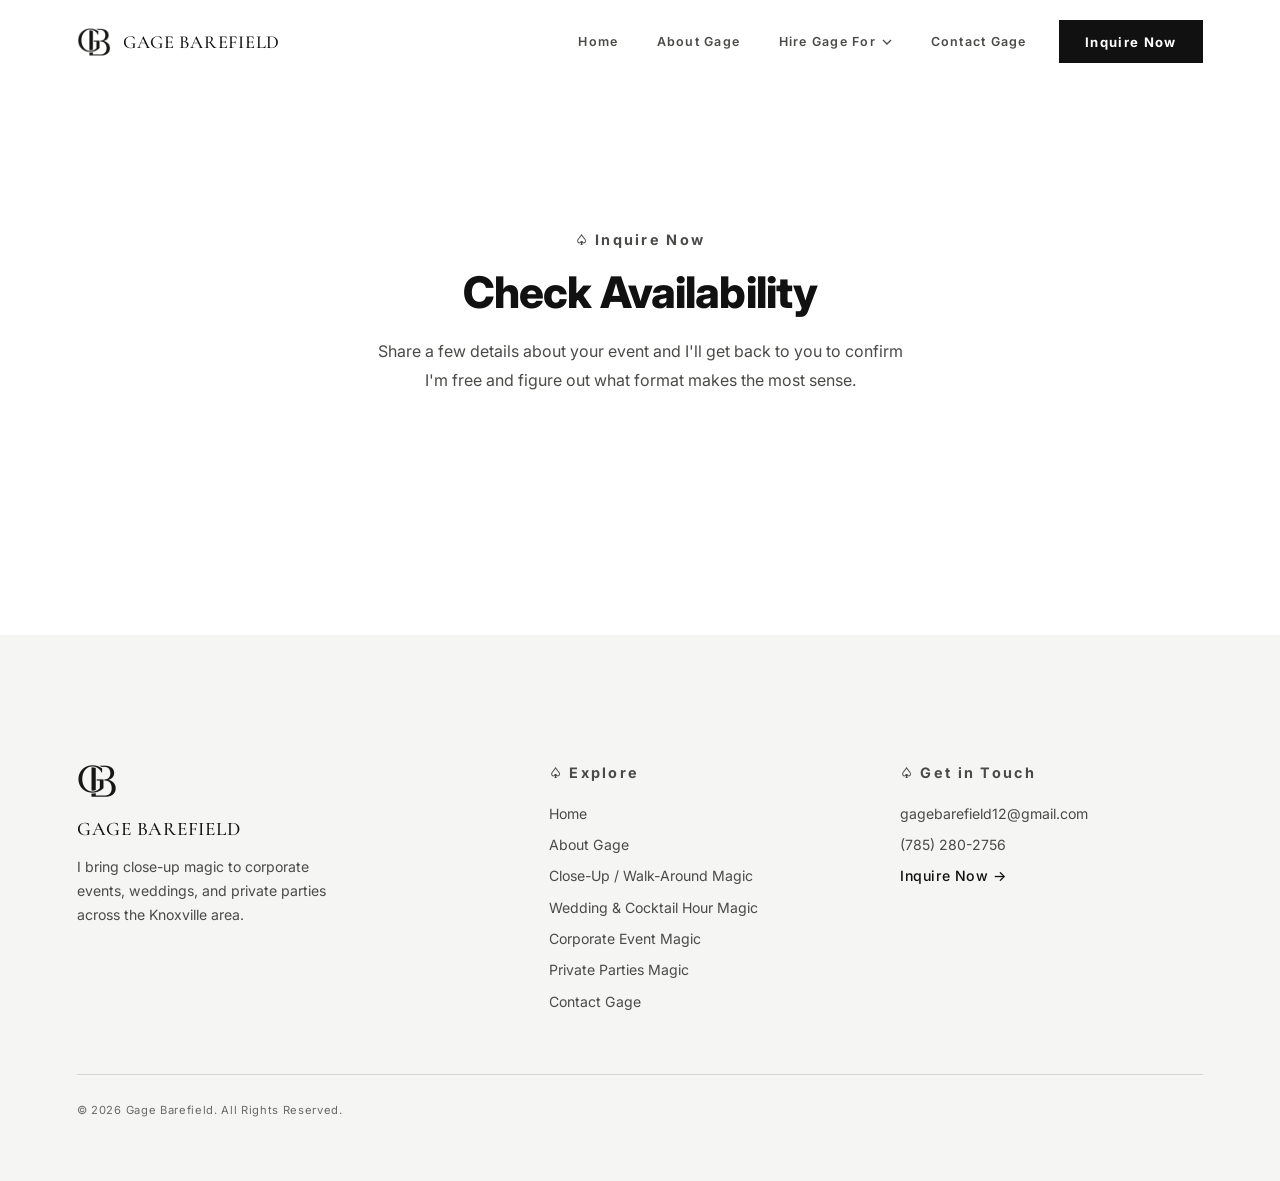
<file: book-now.html>
<!DOCTYPE html>
<html lang="en">
<head>
<meta charset="UTF-8" />
<meta name="viewport" content="width=device-width, initial-scale=1.0" />
<title>Book a Knoxville Magician - Gage Barefield</title>
<meta name="description" content="Check availability and book Gage Barefield for close-up magic at your wedding, corporate event, cocktail hour, or private party in Knoxville." />
<link rel="canonical" href="https://www.gagebarefield.com/book-now" />
<meta property="og:type" content="website" />
<meta property="og:site_name" content="Gage Barefield" />
<meta property="og:title" content="Book a Knoxville Magician - Gage Barefield" />
<meta property="og:description" content="Check availability and book Gage Barefield for close-up magic at your wedding, corporate event, cocktail hour, or private party in Knoxville." />
<meta property="og:url" content="https://www.gagebarefield.com/book-now" />
<meta property="og:image" content="https://www.gagebarefield.com/assets/Images%20Used/og-image.jpg" />
<meta property="og:image:width" content="1200" />
<meta property="og:image:height" content="630" />
<meta name="twitter:card" content="summary_large_image" />

<link rel="preconnect" href="https://fonts.googleapis.com">
<link rel="preconnect" href="https://fonts.gstatic.com" crossorigin>
<link href="https://fonts.googleapis.com/css2?family=Cormorant+Garamond:wght@500&family=Inter:wght@300;400;500;600;700;800&display=swap" rel="stylesheet">

<link rel="icon" type="image/png" sizes="32x32" href="assets/Images%20Used/favicon-32.png" />
<link rel="icon" type="image/png" sizes="16x16" href="assets/Images%20Used/favicon-16.png" />
<link rel="apple-touch-icon" sizes="180x180" href="assets/Images%20Used/apple-touch-icon.png" />
<meta name="theme-color" content="#111111" />

<link rel="stylesheet" href="styles.css" />
  <!-- Microsoft Clarity -->
  <script type="text/javascript">
    (function(c,l,a,r,i,t,y){
        c[a]=c[a]||function(){(c[a].q=c[a].q||[]).push(arguments)};
        t=l.createElement(r);t.async=1;t.src="https://www.clarity.ms/tag/"+i;
        y=l.getElementsByTagName(r)[0];y.parentNode.insertBefore(t,y);
    })(window, document, "clarity", "script", "zesss39anp");
  </script>
</head>
<body>

<header class="site-nav" id="site-nav">
  <div class="site-nav__inner">
    <a href="/" class="site-nav__logo">
      <img src="assets/Images%20Used/gb-logo.webp" alt="Gage Barefield monogram" class="site-nav__mark" />
      <span class="site-nav__word">Gage Barefield</span>
    </a>

    <nav class="site-nav__links" aria-label="Primary">
      <a href="/" class="site-nav__link">Home</a>
      <a href="/about" class="site-nav__link">About Gage</a>
      <div class="site-nav__dropdown">
        <button type="button" class="site-nav__link site-nav__link--dropdown" aria-expanded="false">
          Hire Gage For
          <svg class="site-nav__chevron" width="10" height="6" viewBox="0 0 10 6" aria-hidden="true"><path d="M1 1l4 4 4-4" stroke="currentColor" stroke-width="1.3" fill="none"/></svg>
        </button>
        <div class="site-nav__dropdown-menu">
          <a href="/walk-around-magic" class="site-nav__dropdown-link">Close-Up / Walk-Around Magic</a>
          <a href="/wedding-cocktail-hour" class="site-nav__dropdown-link">Wedding &amp; Cocktail Hour Magic</a>
          <a href="/corporate-events" class="site-nav__dropdown-link">Corporate Event Magic</a>
          <a href="/private-parties" class="site-nav__dropdown-link">Private Parties Magic</a>
        </div>
      </div>
      <a href="/contact" class="site-nav__link">Contact Gage</a>
    </nav>

    <a href="/book-now" class="site-nav__cta">Inquire Now</a>

    <button type="button" class="site-nav__toggle" id="navToggle" aria-label="Toggle menu" aria-expanded="false">
      <span></span><span></span><span></span>
    </button>
  </div>

  <div class="site-nav__mobile" id="navMobile">
    <a href="/" class="site-nav__mobile-link">Home</a>
    <a href="/about" class="site-nav__mobile-link">About Gage</a>
    <span class="site-nav__mobile-label">Hire Gage For</span>
    <a href="/walk-around-magic" class="site-nav__mobile-link site-nav__mobile-link--sub">Close-Up / Walk-Around Magic</a>
    <a href="/wedding-cocktail-hour" class="site-nav__mobile-link site-nav__mobile-link--sub">Wedding &amp; Cocktail Hour Magic</a>
    <a href="/corporate-events" class="site-nav__mobile-link site-nav__mobile-link--sub">Corporate Event Magic</a>
    <a href="/private-parties" class="site-nav__mobile-link site-nav__mobile-link--sub">Private Parties Magic</a>
    <a href="/contact" class="site-nav__mobile-link">Contact Gage</a>
    <a href="tel:+17852802756" class="site-nav__mobile-link">Call (785) 280-2756</a>
    <a href="/book-now" class="site-nav__mobile-link site-nav__mobile-link--cta">Inquire Now</a>
  </div>
</header>

<main class="page">

  <section class="section">
    <div class="container">
      <div class="section-head section-head--center fade-up" style="margin-left:auto;margin-right:auto;">
        <span class="eyebrow">Inquire Now</span>
        <h1 class="section-head__title">Check Availability</h1>
        <p class="section-head__text">
          Share a few details about your event and I'll get back to you to confirm I'm free and figure out what format makes the most sense.
        </p>
      </div>

      <div class="form-embed form-embed--centered">
        <script type="text/javascript" src="https://form.jotform.com/jsform/263082054371048"></script>
      </div>
    </div>
  </section>

</main>

<footer class="site-footer">
  <div class="site-footer__inner">
    <div class="site-footer__brand">
      <img src="assets/Images%20Used/gb-logo.webp" alt="Gage Barefield monogram" class="site-footer__mark" />
      <p class="site-footer__name">Gage Barefield</p>
      <p class="site-footer__tagline">I bring close-up magic to corporate events, weddings, and private parties across the Knoxville area.</p>
    </div>

    <div class="site-footer__col">
      <span class="eyebrow">Explore</span>
      <a href="/">Home</a>
      <a href="/about">About Gage</a>
      <a href="/walk-around-magic">Close-Up / Walk-Around Magic</a>
      <a href="/wedding-cocktail-hour">Wedding &amp; Cocktail Hour Magic</a>
      <a href="/corporate-events">Corporate Event Magic</a>
      <a href="/private-parties">Private Parties Magic</a>
      <a href="/contact">Contact Gage</a>
    </div>

    <div class="site-footer__col">
      <span class="eyebrow">Get in Touch</span>
      <a href="mailto:gagebarefield12@gmail.com">gagebarefield12@gmail.com</a>
      <a href="tel:+17852802756">(785) 280-2756</a>
      <a href="/book-now" class="site-footer__cta">Inquire Now &rarr;</a>
    </div>
  </div>

  <div class="site-footer__bottom">
    <p>&copy; 2026 Gage Barefield. All Rights Reserved.</p>
  </div>
</footer>

<script src="js/animations.js"></script>
<a href="tel:+17852802756" class="call-fab" aria-label="Call Gage at (785) 280-2756">
  <svg class="call-fab__icon" width="24" height="24" viewBox="0 0 24 24" aria-hidden="true"><path d="M6.6 10.8a15.1 15.1 0 0 0 6.6 6.6l2.2-2.2a1 1 0 0 1 1-.25 11.4 11.4 0 0 0 3.6.57 1 1 0 0 1 1 1V20a1 1 0 0 1-1 1A17 17 0 0 1 3 4a1 1 0 0 1 1-1h3.5a1 1 0 0 1 1 1c0 1.25.2 2.45.57 3.6a1 1 0 0 1-.25 1z" fill="currentColor"/></svg>
</a>
</body>
</html>
</file>
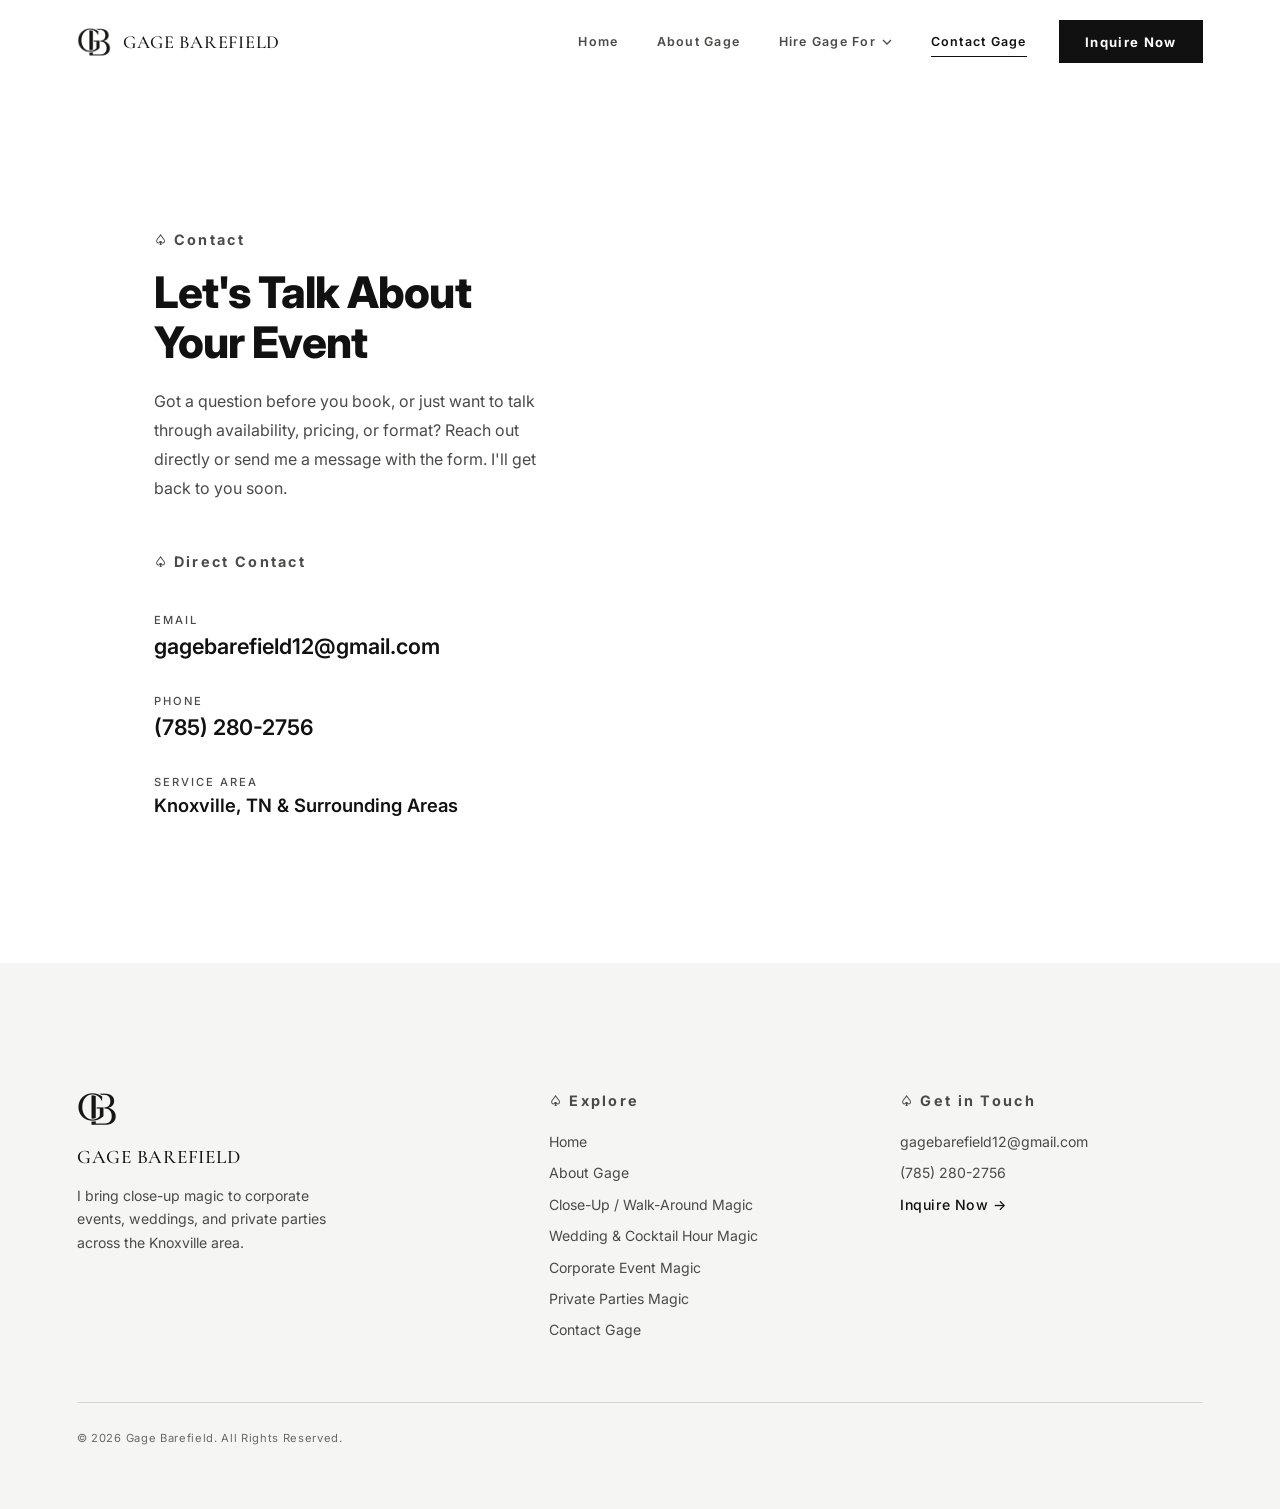
<file: contact.html>
<!DOCTYPE html>
<html lang="en">
<head>
<meta charset="UTF-8" />
<meta name="viewport" content="width=device-width, initial-scale=1.0" />
<title>Contact Gage Barefield - Knoxville Magician</title>
<meta name="description" content="Questions about availability, pricing, or format? Get in touch with Gage Barefield about magic for your event in the Knoxville area." />
<link rel="canonical" href="https://www.gagebarefield.com/contact" />
<meta property="og:type" content="website" />
<meta property="og:site_name" content="Gage Barefield" />
<meta property="og:title" content="Contact Gage Barefield - Knoxville Magician" />
<meta property="og:description" content="Questions about availability, pricing, or format? Get in touch with Gage Barefield about magic for your event in the Knoxville area." />
<meta property="og:url" content="https://www.gagebarefield.com/contact" />
<meta property="og:image" content="https://www.gagebarefield.com/assets/Images%20Used/og-image.jpg" />
<meta property="og:image:width" content="1200" />
<meta property="og:image:height" content="630" />
<meta name="twitter:card" content="summary_large_image" />

<link rel="preconnect" href="https://fonts.googleapis.com">
<link rel="preconnect" href="https://fonts.gstatic.com" crossorigin>
<link href="https://fonts.googleapis.com/css2?family=Cormorant+Garamond:wght@500&family=Inter:wght@300;400;500;600;700;800&display=swap" rel="stylesheet">

<link rel="icon" type="image/png" sizes="32x32" href="assets/Images%20Used/favicon-32.png" />
<link rel="icon" type="image/png" sizes="16x16" href="assets/Images%20Used/favicon-16.png" />
<link rel="apple-touch-icon" sizes="180x180" href="assets/Images%20Used/apple-touch-icon.png" />
<meta name="theme-color" content="#111111" />

<link rel="stylesheet" href="styles.css" />
  <!-- Microsoft Clarity -->
  <script type="text/javascript">
    (function(c,l,a,r,i,t,y){
        c[a]=c[a]||function(){(c[a].q=c[a].q||[]).push(arguments)};
        t=l.createElement(r);t.async=1;t.src="https://www.clarity.ms/tag/"+i;
        y=l.getElementsByTagName(r)[0];y.parentNode.insertBefore(t,y);
    })(window, document, "clarity", "script", "zesss39anp");
  </script>
</head>
<body>

<header class="site-nav" id="site-nav">
  <div class="site-nav__inner">
    <a href="/" class="site-nav__logo">
      <img src="assets/Images%20Used/gb-logo.webp" alt="Gage Barefield monogram" class="site-nav__mark" />
      <span class="site-nav__word">Gage Barefield</span>
    </a>

    <nav class="site-nav__links" aria-label="Primary">
      <a href="/" class="site-nav__link">Home</a>
      <a href="/about" class="site-nav__link">About Gage</a>
      <div class="site-nav__dropdown">
        <button type="button" class="site-nav__link site-nav__link--dropdown" aria-expanded="false">
          Hire Gage For
          <svg class="site-nav__chevron" width="10" height="6" viewBox="0 0 10 6" aria-hidden="true"><path d="M1 1l4 4 4-4" stroke="currentColor" stroke-width="1.3" fill="none"/></svg>
        </button>
        <div class="site-nav__dropdown-menu">
          <a href="/walk-around-magic" class="site-nav__dropdown-link">Close-Up / Walk-Around Magic</a>
          <a href="/wedding-cocktail-hour" class="site-nav__dropdown-link">Wedding &amp; Cocktail Hour Magic</a>
          <a href="/corporate-events" class="site-nav__dropdown-link">Corporate Event Magic</a>
          <a href="/private-parties" class="site-nav__dropdown-link">Private Parties Magic</a>
        </div>
      </div>
      <a href="/contact" class="site-nav__link is-active">Contact Gage</a>
    </nav>

    <a href="/book-now" class="site-nav__cta">Inquire Now</a>

    <button type="button" class="site-nav__toggle" id="navToggle" aria-label="Toggle menu" aria-expanded="false">
      <span></span><span></span><span></span>
    </button>
  </div>

  <div class="site-nav__mobile" id="navMobile">
    <a href="/" class="site-nav__mobile-link">Home</a>
    <a href="/about" class="site-nav__mobile-link">About Gage</a>
    <span class="site-nav__mobile-label">Hire Gage For</span>
    <a href="/walk-around-magic" class="site-nav__mobile-link site-nav__mobile-link--sub">Close-Up / Walk-Around Magic</a>
    <a href="/wedding-cocktail-hour" class="site-nav__mobile-link site-nav__mobile-link--sub">Wedding &amp; Cocktail Hour Magic</a>
    <a href="/corporate-events" class="site-nav__mobile-link site-nav__mobile-link--sub">Corporate Event Magic</a>
    <a href="/private-parties" class="site-nav__mobile-link site-nav__mobile-link--sub">Private Parties Magic</a>
    <a href="/contact" class="site-nav__mobile-link">Contact Gage</a>
    <a href="tel:+17852802756" class="site-nav__mobile-link">Call (785) 280-2756</a>
    <a href="/book-now" class="site-nav__mobile-link site-nav__mobile-link--cta">Inquire Now</a>
  </div>
</header>

<main class="page">

  <section class="section">
    <div class="container">
      <div class="contact-layout">
        <div class="contact-info fade-up">
          <div class="section-head contact-intro">
            <span class="eyebrow">Contact</span>
            <h1 class="section-head__title">Let's Talk About Your Event</h1>
            <p class="section-head__text">
              Got a question before you book, or just want to talk through availability, pricing,
              or format? Reach out directly or send me a message with the form. I'll get back to you soon.
            </p>
          </div>

          <span class="eyebrow">Direct Contact</span>
          <ul class="contact-info__list">
            <li>
              <span class="contact__label">Email</span>
              <a href="mailto:gagebarefield12@gmail.com" class="contact__value">gagebarefield12@gmail.com</a>
            </li>
            <li>
              <span class="contact__label">Phone</span>
              <a href="tel:+17852802756" class="contact__value">(785) 280-2756</a>
            </li>
            <li>
              <span class="contact__label">Service Area</span>
              <span class="contact__value" style="font-size: 1.15rem;">Knoxville, TN &amp; Surrounding Areas</span>
            </li>
          </ul>
        </div>

        <div class="form-embed fade-up fade-up--delay-1">
          <script type="text/javascript" src="https://form.jotform.com/jsform/263082066031145"></script>
        </div>
      </div>
    </div>
  </section>

</main>

<footer class="site-footer">
  <div class="site-footer__inner">
    <div class="site-footer__brand">
      <img src="assets/Images%20Used/gb-logo.webp" alt="Gage Barefield monogram" class="site-footer__mark" />
      <p class="site-footer__name">Gage Barefield</p>
      <p class="site-footer__tagline">I bring close-up magic to corporate events, weddings, and private parties across the Knoxville area.</p>
    </div>

    <div class="site-footer__col">
      <span class="eyebrow">Explore</span>
      <a href="/">Home</a>
      <a href="/about">About Gage</a>
      <a href="/walk-around-magic">Close-Up / Walk-Around Magic</a>
      <a href="/wedding-cocktail-hour">Wedding &amp; Cocktail Hour Magic</a>
      <a href="/corporate-events">Corporate Event Magic</a>
      <a href="/private-parties">Private Parties Magic</a>
      <a href="/contact">Contact Gage</a>
    </div>

    <div class="site-footer__col">
      <span class="eyebrow">Get in Touch</span>
      <a href="mailto:gagebarefield12@gmail.com">gagebarefield12@gmail.com</a>
      <a href="tel:+17852802756">(785) 280-2756</a>
      <a href="/book-now" class="site-footer__cta">Inquire Now &rarr;</a>
    </div>
  </div>

  <div class="site-footer__bottom">
    <p>&copy; 2026 Gage Barefield. All Rights Reserved.</p>
  </div>
</footer>

<script src="js/animations.js"></script>
<a href="tel:+17852802756" class="call-fab" aria-label="Call Gage at (785) 280-2756">
  <svg class="call-fab__icon" width="24" height="24" viewBox="0 0 24 24" aria-hidden="true"><path d="M6.6 10.8a15.1 15.1 0 0 0 6.6 6.6l2.2-2.2a1 1 0 0 1 1-.25 11.4 11.4 0 0 0 3.6.57 1 1 0 0 1 1 1V20a1 1 0 0 1-1 1A17 17 0 0 1 3 4a1 1 0 0 1 1-1h3.5a1 1 0 0 1 1 1c0 1.25.2 2.45.57 3.6a1 1 0 0 1-.25 1z" fill="currentColor"/></svg>
</a>
</body>
</html>
</file>
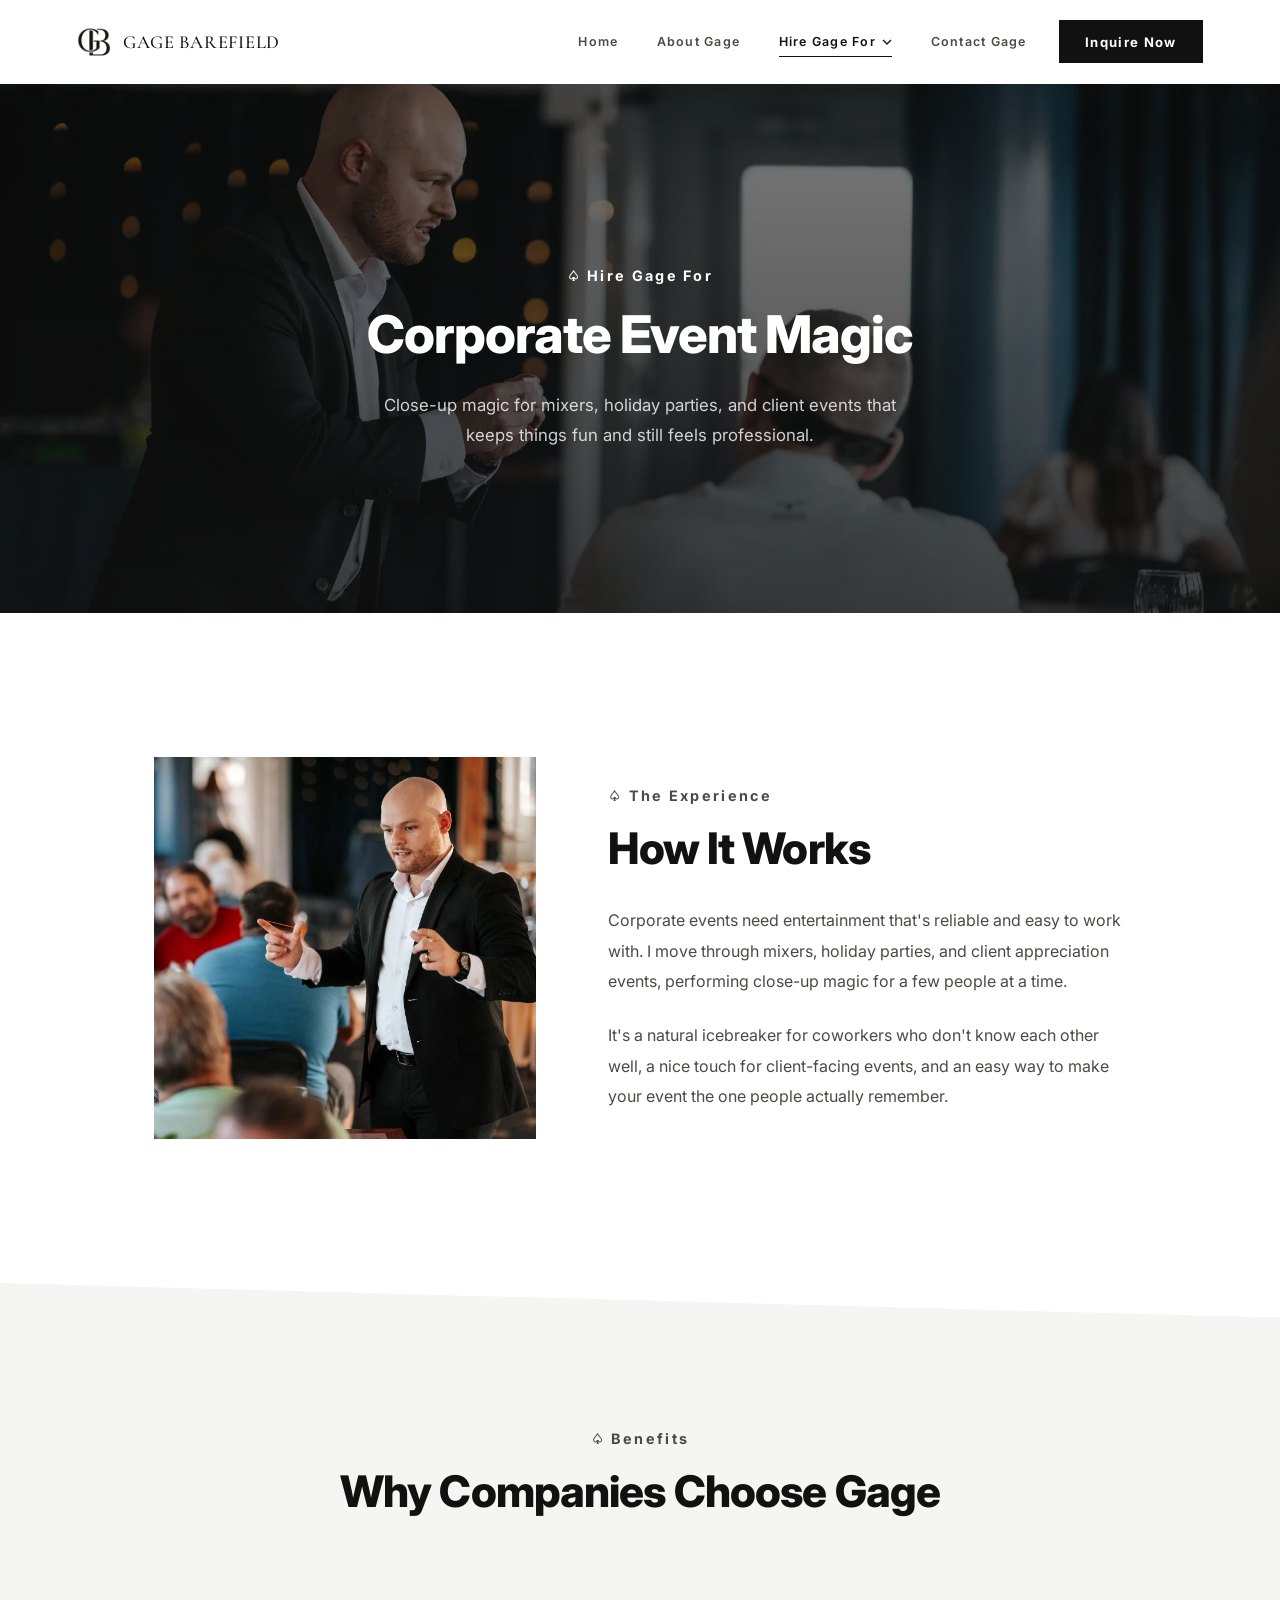
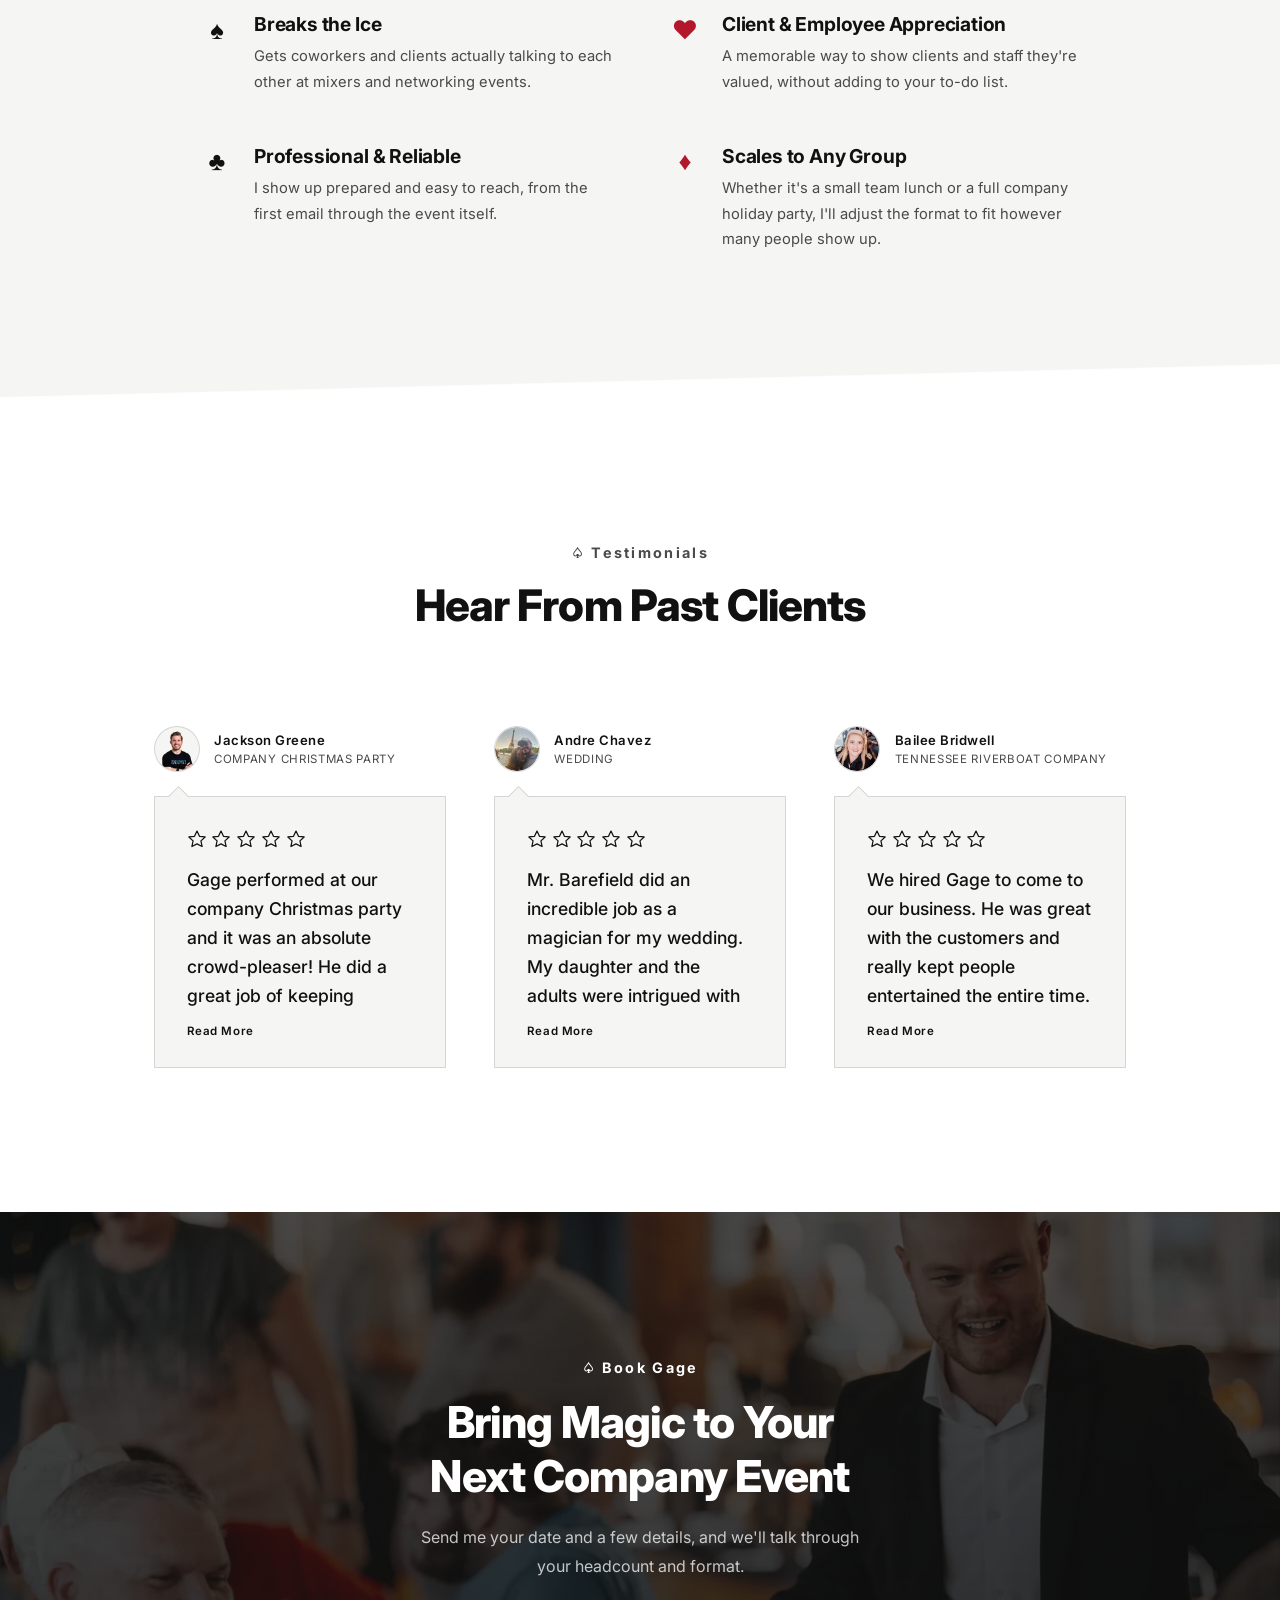
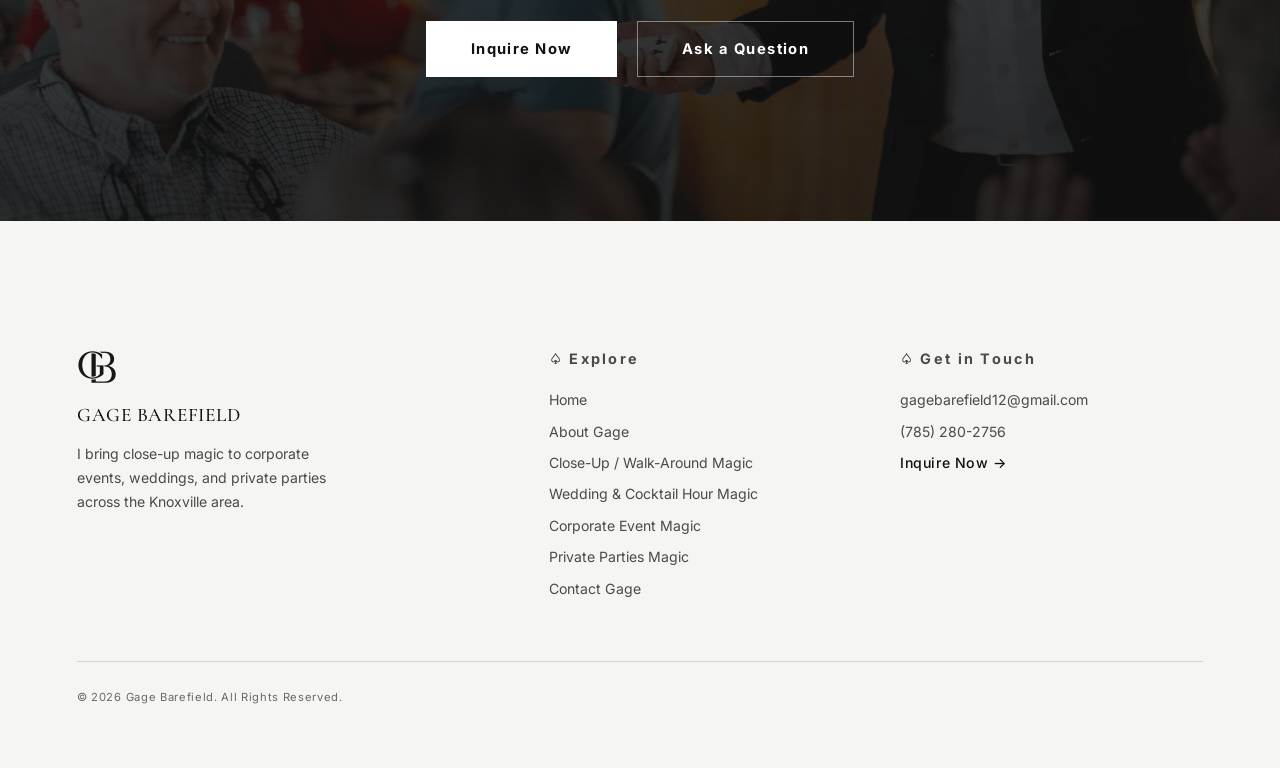
<file: corporate-events.html>
<!DOCTYPE html>
<html lang="en">
<head>
<meta charset="UTF-8" />
<meta name="viewport" content="width=device-width, initial-scale=1.0" />
<title>Corporate Event Magician in Knoxville - Gage Barefield</title>
<meta name="description" content="Close-up magic for company mixers, holiday parties, and client events around Knoxville. A fun, professional icebreaker your team will talk about." />
<link rel="canonical" href="https://www.gagebarefield.com/corporate-events" />
<meta property="og:type" content="website" />
<meta property="og:site_name" content="Gage Barefield" />
<meta property="og:title" content="Corporate Event Magician in Knoxville - Gage Barefield" />
<meta property="og:description" content="Close-up magic for company mixers, holiday parties, and client events around Knoxville. A fun, professional icebreaker your team will talk about." />
<meta property="og:url" content="https://www.gagebarefield.com/corporate-events" />
<meta property="og:image" content="https://www.gagebarefield.com/assets/Images%20Used/og-image.jpg" />
<meta property="og:image:width" content="1200" />
<meta property="og:image:height" content="630" />
<meta name="twitter:card" content="summary_large_image" />

<link rel="preconnect" href="https://fonts.googleapis.com">
<link rel="preconnect" href="https://fonts.gstatic.com" crossorigin>
<link href="https://fonts.googleapis.com/css2?family=Cormorant+Garamond:wght@500&family=Inter:wght@300;400;500;600;700;800&display=swap" rel="stylesheet">

<link rel="icon" type="image/png" sizes="32x32" href="assets/Images%20Used/favicon-32.png" />
<link rel="icon" type="image/png" sizes="16x16" href="assets/Images%20Used/favicon-16.png" />
<link rel="apple-touch-icon" sizes="180x180" href="assets/Images%20Used/apple-touch-icon.png" />
<meta name="theme-color" content="#111111" />

<link rel="stylesheet" href="styles.css" />
  <!-- Microsoft Clarity -->
  <script type="text/javascript">
    (function(c,l,a,r,i,t,y){
        c[a]=c[a]||function(){(c[a].q=c[a].q||[]).push(arguments)};
        t=l.createElement(r);t.async=1;t.src="https://www.clarity.ms/tag/"+i;
        y=l.getElementsByTagName(r)[0];y.parentNode.insertBefore(t,y);
    })(window, document, "clarity", "script", "zesss39anp");
  </script>
</head>
<body>

<header class="site-nav" id="site-nav">
  <div class="site-nav__inner">
    <a href="/" class="site-nav__logo">
      <img src="assets/Images%20Used/gb-logo.webp" alt="Gage Barefield monogram" class="site-nav__mark" />
      <span class="site-nav__word">Gage Barefield</span>
    </a>

    <nav class="site-nav__links" aria-label="Primary">
      <a href="/" class="site-nav__link">Home</a>
      <a href="/about" class="site-nav__link">About Gage</a>
      <div class="site-nav__dropdown">
        <button type="button" class="site-nav__link site-nav__link--dropdown is-active" aria-expanded="false">
          Hire Gage For
          <svg class="site-nav__chevron" width="10" height="6" viewBox="0 0 10 6" aria-hidden="true"><path d="M1 1l4 4 4-4" stroke="currentColor" stroke-width="1.3" fill="none"/></svg>
        </button>
        <div class="site-nav__dropdown-menu">
          <a href="/walk-around-magic" class="site-nav__dropdown-link">Close-Up / Walk-Around Magic</a>
          <a href="/wedding-cocktail-hour" class="site-nav__dropdown-link">Wedding &amp; Cocktail Hour Magic</a>
          <a href="/corporate-events" class="site-nav__dropdown-link">Corporate Event Magic</a>
          <a href="/private-parties" class="site-nav__dropdown-link">Private Parties Magic</a>
        </div>
      </div>
      <a href="/contact" class="site-nav__link">Contact Gage</a>
    </nav>

    <a href="/book-now" class="site-nav__cta">Inquire Now</a>

    <button type="button" class="site-nav__toggle" id="navToggle" aria-label="Toggle menu" aria-expanded="false">
      <span></span><span></span><span></span>
    </button>
  </div>

  <div class="site-nav__mobile" id="navMobile">
    <a href="/" class="site-nav__mobile-link">Home</a>
    <a href="/about" class="site-nav__mobile-link">About Gage</a>
    <span class="site-nav__mobile-label">Hire Gage For</span>
    <a href="/walk-around-magic" class="site-nav__mobile-link site-nav__mobile-link--sub">Close-Up / Walk-Around Magic</a>
    <a href="/wedding-cocktail-hour" class="site-nav__mobile-link site-nav__mobile-link--sub">Wedding &amp; Cocktail Hour Magic</a>
    <a href="/corporate-events" class="site-nav__mobile-link site-nav__mobile-link--sub">Corporate Event Magic</a>
    <a href="/private-parties" class="site-nav__mobile-link site-nav__mobile-link--sub">Private Parties Magic</a>
    <a href="/contact" class="site-nav__mobile-link">Contact Gage</a>
    <a href="tel:+17852802756" class="site-nav__mobile-link">Call (785) 280-2756</a>
    <a href="/book-now" class="site-nav__mobile-link site-nav__mobile-link--cta">Inquire Now</a>
  </div>
</header>

<main class="page">

  <section class="page-hero page-hero--image">
    <div class="page-hero__bg page-hero__bg--corporate" aria-hidden="true" data-parallax data-parallax-speed="0.12" data-parallax-max="18"></div>
    <div class="page-hero__inner">
      <span class="eyebrow fade-up">Hire Gage For</span>
      <h1 class="page-hero__title fade-up fade-up--delay-1">Corporate Event Magic</h1>
      <p class="page-hero__text fade-up fade-up--delay-2">
        Close-up magic for mixers, holiday parties, and client events that keeps things fun and still feels professional.
      </p>
    </div>
  </section>

  <section class="section">
    <div class="container">
      <div class="media-copy">
        <div class="image-slot image-slot--square media-copy__media fade-up">
          <img class="image-slot__photo" src="assets/Images%20Used/corporate-dining-room.webp" alt="Gage performing for a room full of event guests" data-parallax data-parallax-speed="0.1" data-parallax-max="14" />
        </div>

        <div class="media-copy__copy">
          <div class="section-head fade-up fade-up--delay-1">
            <span class="eyebrow">The Experience</span>
            <h2 class="section-head__title">How It Works</h2>
          </div>

          <p class="description__text fade-up fade-up--delay-2">
            Corporate events need entertainment that's reliable and easy to work with. I move through mixers, holiday parties, and client appreciation events,
            performing close-up magic for a few people at a time.
          </p>
          <p class="description__text fade-up fade-up--delay-3">
            It's a natural icebreaker for coworkers who don't know each other well, a nice
            touch for client-facing events, and an easy way to make your event the one people actually remember.
          </p>
        </div>
      </div>
    </div>
  </section>

  <section class="section section--alt">
    <div class="container">
      <div class="section-head section-head--center fade-up">
        <span class="eyebrow">Benefits</span>
        <h2 class="section-head__title">Why Companies Choose Gage</h2>
      </div>

      <div class="benefits-grid">
        <div class="benefit-card fade-up fade-up--delay-1">
          <span class="benefit-card__mark benefit-card__mark--suit" aria-hidden="true">&spades;</span>
          <div>
            <h3 class="benefit-card__title">Breaks the Ice</h3>
            <p class="benefit-card__text">Gets coworkers and clients actually talking to each other at mixers and networking events.</p>
          </div>
        </div>
        <div class="benefit-card fade-up fade-up--delay-2">
          <span class="benefit-card__mark benefit-card__mark--suit benefit-card__mark--red" aria-hidden="true">&hearts;</span>
          <div>
            <h3 class="benefit-card__title">Client &amp; Employee Appreciation</h3>
            <p class="benefit-card__text">A memorable way to show clients and staff they're valued, without adding to your to-do list.</p>
          </div>
        </div>
        <div class="benefit-card fade-up fade-up--delay-3">
          <span class="benefit-card__mark benefit-card__mark--suit" aria-hidden="true">&clubs;</span>
          <div>
            <h3 class="benefit-card__title">Professional &amp; Reliable</h3>
            <p class="benefit-card__text">I show up prepared and easy to reach, from the first email through the event itself.</p>
          </div>
        </div>
        <div class="benefit-card fade-up fade-up--delay-4">
          <span class="benefit-card__mark benefit-card__mark--suit benefit-card__mark--red" aria-hidden="true">&diams;</span>
          <div>
            <h3 class="benefit-card__title">Scales to Any Group</h3>
            <p class="benefit-card__text">Whether it's a small team lunch or a full company holiday party, I'll adjust the format to fit however many people show up.</p>
          </div>
        </div>
      </div>
    </div>
  </section>

  <section class="section">
    <div class="container">
      <div class="section-head section-head--center fade-up">
        <span class="eyebrow">Testimonials</span>
        <h2 class="section-head__title">Hear From Past Clients</h2>
      </div>

      <div class="testimonials-grid">
        <div class="testimonial-card fade-up fade-up--delay-1">
          <div class="testimonial-card__person">
            <span class="avatar">
              <img class="avatar__photo" src="assets/Images%20Used/jackson-greene.webp" alt="Jackson Greene" />
            </span>
            <div>
              <p class="testimonial-card__name">Jackson Greene</p>
              <p class="testimonial-card__role">Company Christmas Party</p>
            </div>
          </div>
          <div class="testimonial-card__bubble">
            <div class="testimonial-card__stars" role="img" aria-label="5 out of 5 stars">
            <svg width="20" height="20" viewBox="0 0 24 24" fill="none" stroke="currentColor" stroke-width="1.5" stroke-linejoin="round" aria-hidden="true"><path d="M12 2.5l2.97 6.28 6.78.75-5.02 4.75 1.37 6.72L12 17.9l-6.1 3.1 1.37-6.72-5.02-4.75 6.78-.75L12 2.5z"/></svg>
            <svg width="20" height="20" viewBox="0 0 24 24" fill="none" stroke="currentColor" stroke-width="1.5" stroke-linejoin="round" aria-hidden="true"><path d="M12 2.5l2.97 6.28 6.78.75-5.02 4.75 1.37 6.72L12 17.9l-6.1 3.1 1.37-6.72-5.02-4.75 6.78-.75L12 2.5z"/></svg>
            <svg width="20" height="20" viewBox="0 0 24 24" fill="none" stroke="currentColor" stroke-width="1.5" stroke-linejoin="round" aria-hidden="true"><path d="M12 2.5l2.97 6.28 6.78.75-5.02 4.75 1.37 6.72L12 17.9l-6.1 3.1 1.37-6.72-5.02-4.75 6.78-.75L12 2.5z"/></svg>
            <svg width="20" height="20" viewBox="0 0 24 24" fill="none" stroke="currentColor" stroke-width="1.5" stroke-linejoin="round" aria-hidden="true"><path d="M12 2.5l2.97 6.28 6.78.75-5.02 4.75 1.37 6.72L12 17.9l-6.1 3.1 1.37-6.72-5.02-4.75 6.78-.75L12 2.5z"/></svg>
            <svg width="20" height="20" viewBox="0 0 24 24" fill="none" stroke="currentColor" stroke-width="1.5" stroke-linejoin="round" aria-hidden="true"><path d="M12 2.5l2.97 6.28 6.78.75-5.02 4.75 1.37 6.72L12 17.9l-6.1 3.1 1.37-6.72-5.02-4.75 6.78-.75L12 2.5z"/></svg>
            </div>
            <p class="testimonial-card__quote">
            Gage performed at our company Christmas party and it was an absolute crowd-pleaser!
            He did a great job of keeping everyone engaged and ended with a trick that left
            everyone totally stunned. I still don't know how it was possible to this day! If
            you're looking for a magician for your next wedding, party, venue, or event, I
            couldn't recommend Gage more!
            </p>
            <button type="button" class="testimonial-card__toggle" hidden>Read More</button>
          </div>
        </div>
        <div class="testimonial-card fade-up fade-up--delay-2">
          <div class="testimonial-card__person">
            <span class="avatar">
              <img class="avatar__photo" src="assets/Images%20Used/andre-chavez.jpg" alt="Andre Chavez" />
            </span>
            <div>
              <p class="testimonial-card__name">Andre Chavez</p>
              <p class="testimonial-card__role">Wedding</p>
            </div>
          </div>
          <div class="testimonial-card__bubble">
            <div class="testimonial-card__stars" role="img" aria-label="5 out of 5 stars">
            <svg width="20" height="20" viewBox="0 0 24 24" fill="none" stroke="currentColor" stroke-width="1.5" stroke-linejoin="round" aria-hidden="true"><path d="M12 2.5l2.97 6.28 6.78.75-5.02 4.75 1.37 6.72L12 17.9l-6.1 3.1 1.37-6.72-5.02-4.75 6.78-.75L12 2.5z"/></svg>
            <svg width="20" height="20" viewBox="0 0 24 24" fill="none" stroke="currentColor" stroke-width="1.5" stroke-linejoin="round" aria-hidden="true"><path d="M12 2.5l2.97 6.28 6.78.75-5.02 4.75 1.37 6.72L12 17.9l-6.1 3.1 1.37-6.72-5.02-4.75 6.78-.75L12 2.5z"/></svg>
            <svg width="20" height="20" viewBox="0 0 24 24" fill="none" stroke="currentColor" stroke-width="1.5" stroke-linejoin="round" aria-hidden="true"><path d="M12 2.5l2.97 6.28 6.78.75-5.02 4.75 1.37 6.72L12 17.9l-6.1 3.1 1.37-6.72-5.02-4.75 6.78-.75L12 2.5z"/></svg>
            <svg width="20" height="20" viewBox="0 0 24 24" fill="none" stroke="currentColor" stroke-width="1.5" stroke-linejoin="round" aria-hidden="true"><path d="M12 2.5l2.97 6.28 6.78.75-5.02 4.75 1.37 6.72L12 17.9l-6.1 3.1 1.37-6.72-5.02-4.75 6.78-.75L12 2.5z"/></svg>
            <svg width="20" height="20" viewBox="0 0 24 24" fill="none" stroke="currentColor" stroke-width="1.5" stroke-linejoin="round" aria-hidden="true"><path d="M12 2.5l2.97 6.28 6.78.75-5.02 4.75 1.37 6.72L12 17.9l-6.1 3.1 1.37-6.72-5.02-4.75 6.78-.75L12 2.5z"/></svg>
            </div>
            <p class="testimonial-card__quote">
            Mr. Barefield did an incredible job as a magician for my wedding. My daughter and the
            adults were intrigued with his magic skills. He was the cherry on top for my wedding.
            There is something about him that pulls all of your attention to him. This guy is
            talented, smart, and very respectful. He is a great guy!
            </p>
            <button type="button" class="testimonial-card__toggle" hidden>Read More</button>
          </div>
        </div>
        <div class="testimonial-card fade-up fade-up--delay-3">
          <div class="testimonial-card__person">
            <span class="avatar">
              <img class="avatar__photo" src="assets/Images%20Used/bailee.webp" alt="Bailee Bridwell" />
            </span>
            <div>
              <p class="testimonial-card__name">Bailee Bridwell</p>
              <p class="testimonial-card__role">Tennessee Riverboat Company</p>
            </div>
          </div>
          <div class="testimonial-card__bubble">
            <div class="testimonial-card__stars" role="img" aria-label="5 out of 5 stars">
            <svg width="20" height="20" viewBox="0 0 24 24" fill="none" stroke="currentColor" stroke-width="1.5" stroke-linejoin="round" aria-hidden="true"><path d="M12 2.5l2.97 6.28 6.78.75-5.02 4.75 1.37 6.72L12 17.9l-6.1 3.1 1.37-6.72-5.02-4.75 6.78-.75L12 2.5z"/></svg>
            <svg width="20" height="20" viewBox="0 0 24 24" fill="none" stroke="currentColor" stroke-width="1.5" stroke-linejoin="round" aria-hidden="true"><path d="M12 2.5l2.97 6.28 6.78.75-5.02 4.75 1.37 6.72L12 17.9l-6.1 3.1 1.37-6.72-5.02-4.75 6.78-.75L12 2.5z"/></svg>
            <svg width="20" height="20" viewBox="0 0 24 24" fill="none" stroke="currentColor" stroke-width="1.5" stroke-linejoin="round" aria-hidden="true"><path d="M12 2.5l2.97 6.28 6.78.75-5.02 4.75 1.37 6.72L12 17.9l-6.1 3.1 1.37-6.72-5.02-4.75 6.78-.75L12 2.5z"/></svg>
            <svg width="20" height="20" viewBox="0 0 24 24" fill="none" stroke="currentColor" stroke-width="1.5" stroke-linejoin="round" aria-hidden="true"><path d="M12 2.5l2.97 6.28 6.78.75-5.02 4.75 1.37 6.72L12 17.9l-6.1 3.1 1.37-6.72-5.02-4.75 6.78-.75L12 2.5z"/></svg>
            <svg width="20" height="20" viewBox="0 0 24 24" fill="none" stroke="currentColor" stroke-width="1.5" stroke-linejoin="round" aria-hidden="true"><path d="M12 2.5l2.97 6.28 6.78.75-5.02 4.75 1.37 6.72L12 17.9l-6.1 3.1 1.37-6.72-5.02-4.75 6.78-.75L12 2.5z"/></svg>
            </div>
            <p class="testimonial-card__quote">
            We hired Gage to come to our business. He was great with the customers and really
            kept people entertained the entire time. We had several great reviews with him.
            </p>
            <button type="button" class="testimonial-card__toggle" hidden>Read More</button>
          </div>
        </div>
      </div>
    </div>
  </section>

  <section class="cta-banner cta-banner--image">
    <div class="cta-banner__bg cta-banner__bg--corporate" aria-hidden="true" data-parallax data-parallax-speed="0.1" data-parallax-max="16"></div>
    <div class="cta-banner__inner">
      <span class="eyebrow fade-up">Book Gage</span>
      <h2 class="cta-banner__title fade-up fade-up--delay-1">Bring Magic to Your Next Company Event</h2>
      <p class="cta-banner__text fade-up fade-up--delay-2">
        Send me your date and a few details, and we'll talk through your headcount and format.
      </p>
      <div class="cta-banner__actions fade-up fade-up--delay-3">
        <a href="/book-now" class="btn btn--on-dark">Inquire Now</a>
        <a href="/contact" class="btn btn--ghost-on-dark">Ask a Question</a>
      </div>
    </div>
  </section>

</main>

<footer class="site-footer">
  <div class="site-footer__inner">
    <div class="site-footer__brand">
      <img src="assets/Images%20Used/gb-logo.webp" alt="Gage Barefield monogram" class="site-footer__mark" />
      <p class="site-footer__name">Gage Barefield</p>
      <p class="site-footer__tagline">I bring close-up magic to corporate events, weddings, and private parties across the Knoxville area.</p>
    </div>

    <div class="site-footer__col">
      <span class="eyebrow">Explore</span>
      <a href="/">Home</a>
      <a href="/about">About Gage</a>
      <a href="/walk-around-magic">Close-Up / Walk-Around Magic</a>
      <a href="/wedding-cocktail-hour">Wedding &amp; Cocktail Hour Magic</a>
      <a href="/corporate-events">Corporate Event Magic</a>
      <a href="/private-parties">Private Parties Magic</a>
      <a href="/contact">Contact Gage</a>
    </div>

    <div class="site-footer__col">
      <span class="eyebrow">Get in Touch</span>
      <a href="mailto:gagebarefield12@gmail.com">gagebarefield12@gmail.com</a>
      <a href="tel:+17852802756">(785) 280-2756</a>
      <a href="/book-now" class="site-footer__cta">Inquire Now &rarr;</a>
    </div>
  </div>

  <div class="site-footer__bottom">
    <p>&copy; 2026 Gage Barefield. All Rights Reserved.</p>
  </div>
</footer>

<script src="js/animations.js"></script>
<a href="tel:+17852802756" class="call-fab" aria-label="Call Gage at (785) 280-2756">
  <svg class="call-fab__icon" width="24" height="24" viewBox="0 0 24 24" aria-hidden="true"><path d="M6.6 10.8a15.1 15.1 0 0 0 6.6 6.6l2.2-2.2a1 1 0 0 1 1-.25 11.4 11.4 0 0 0 3.6.57 1 1 0 0 1 1 1V20a1 1 0 0 1-1 1A17 17 0 0 1 3 4a1 1 0 0 1 1-1h3.5a1 1 0 0 1 1 1c0 1.25.2 2.45.57 3.6a1 1 0 0 1-.25 1z" fill="currentColor"/></svg>
</a>
</body>
</html>
</file>
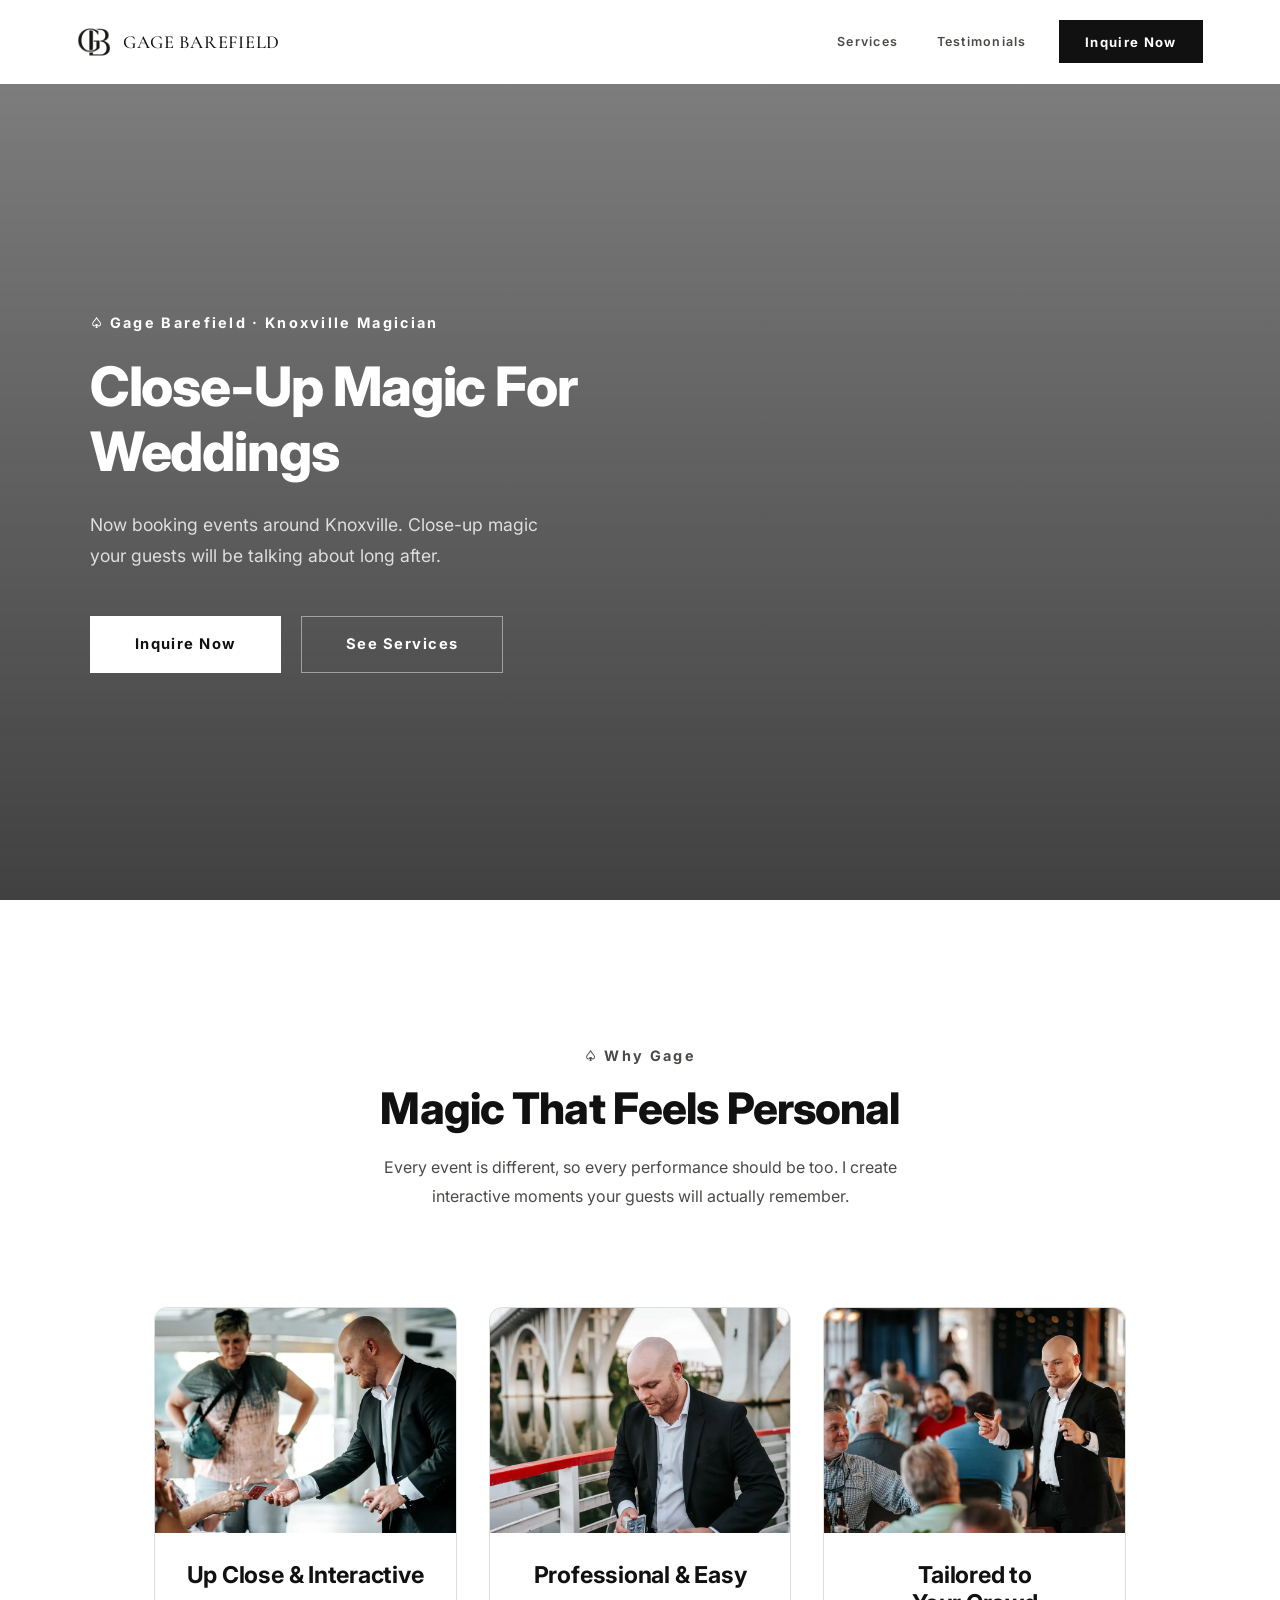
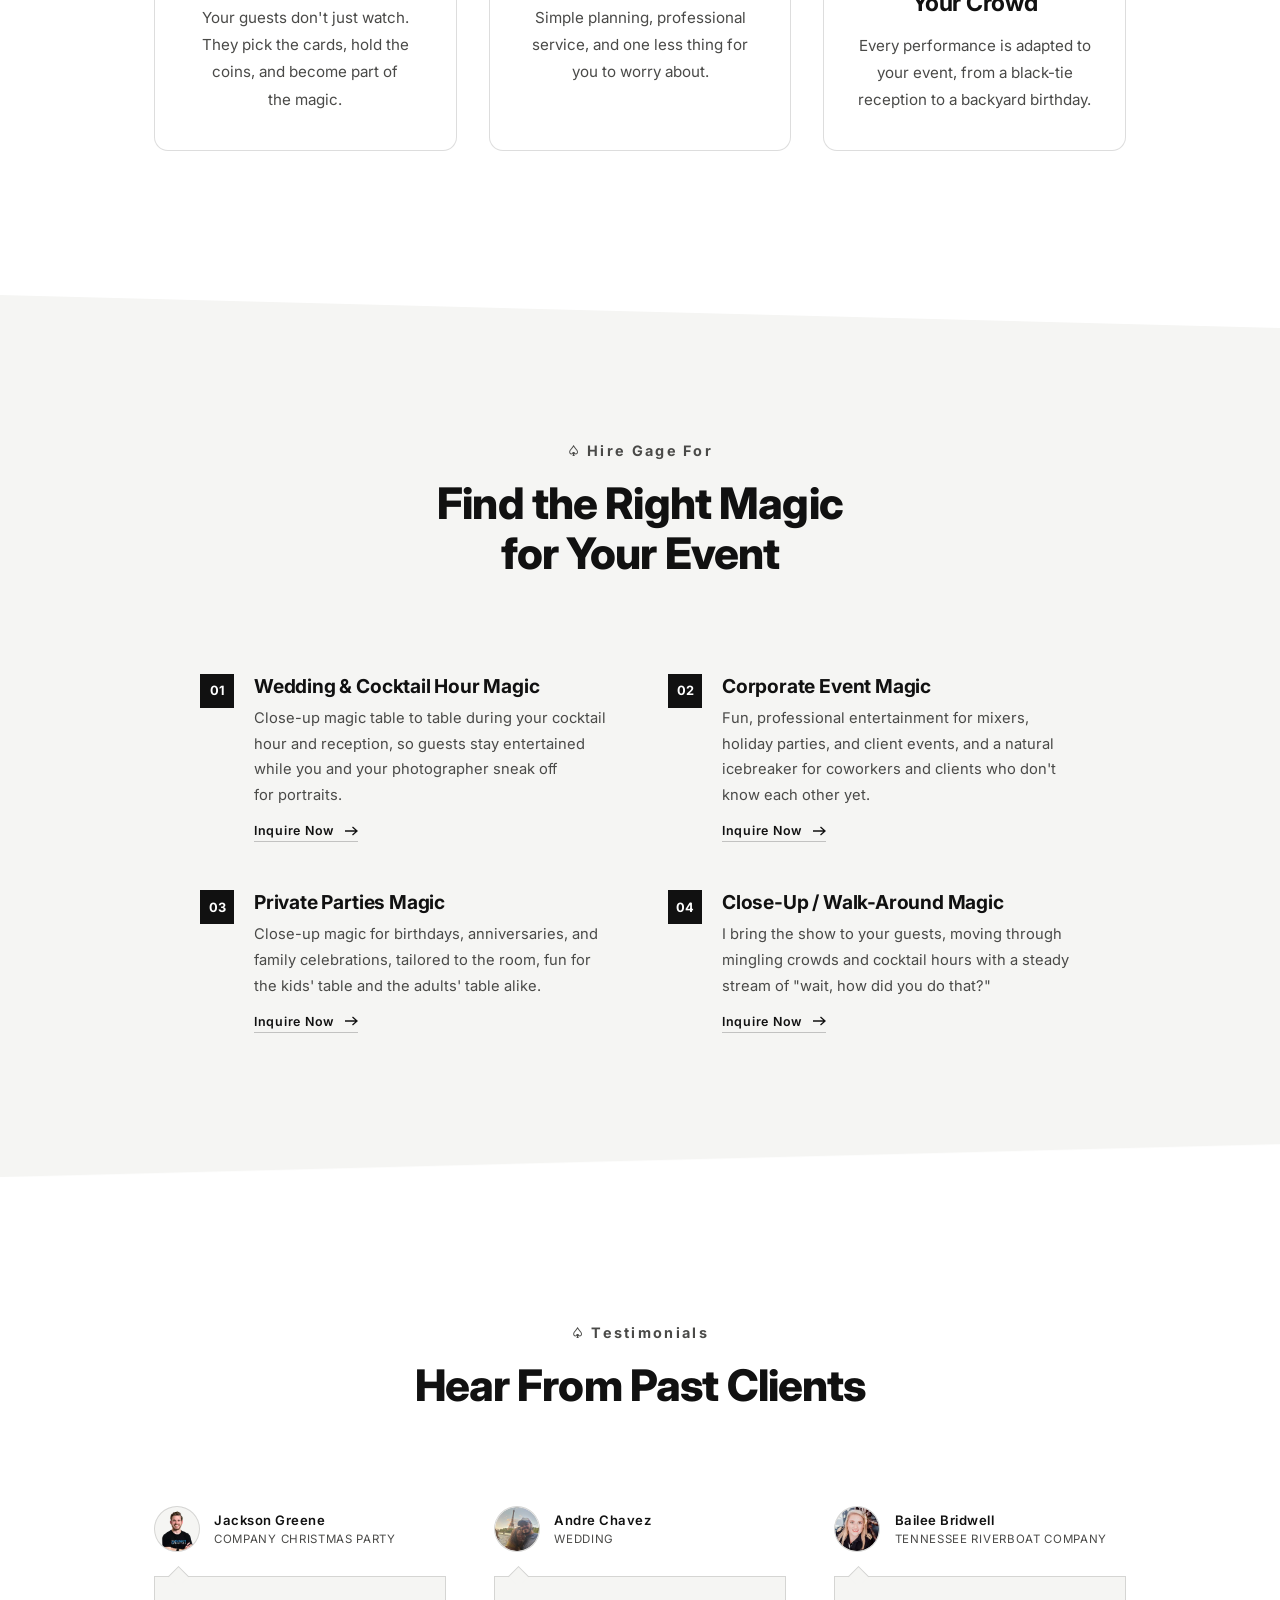
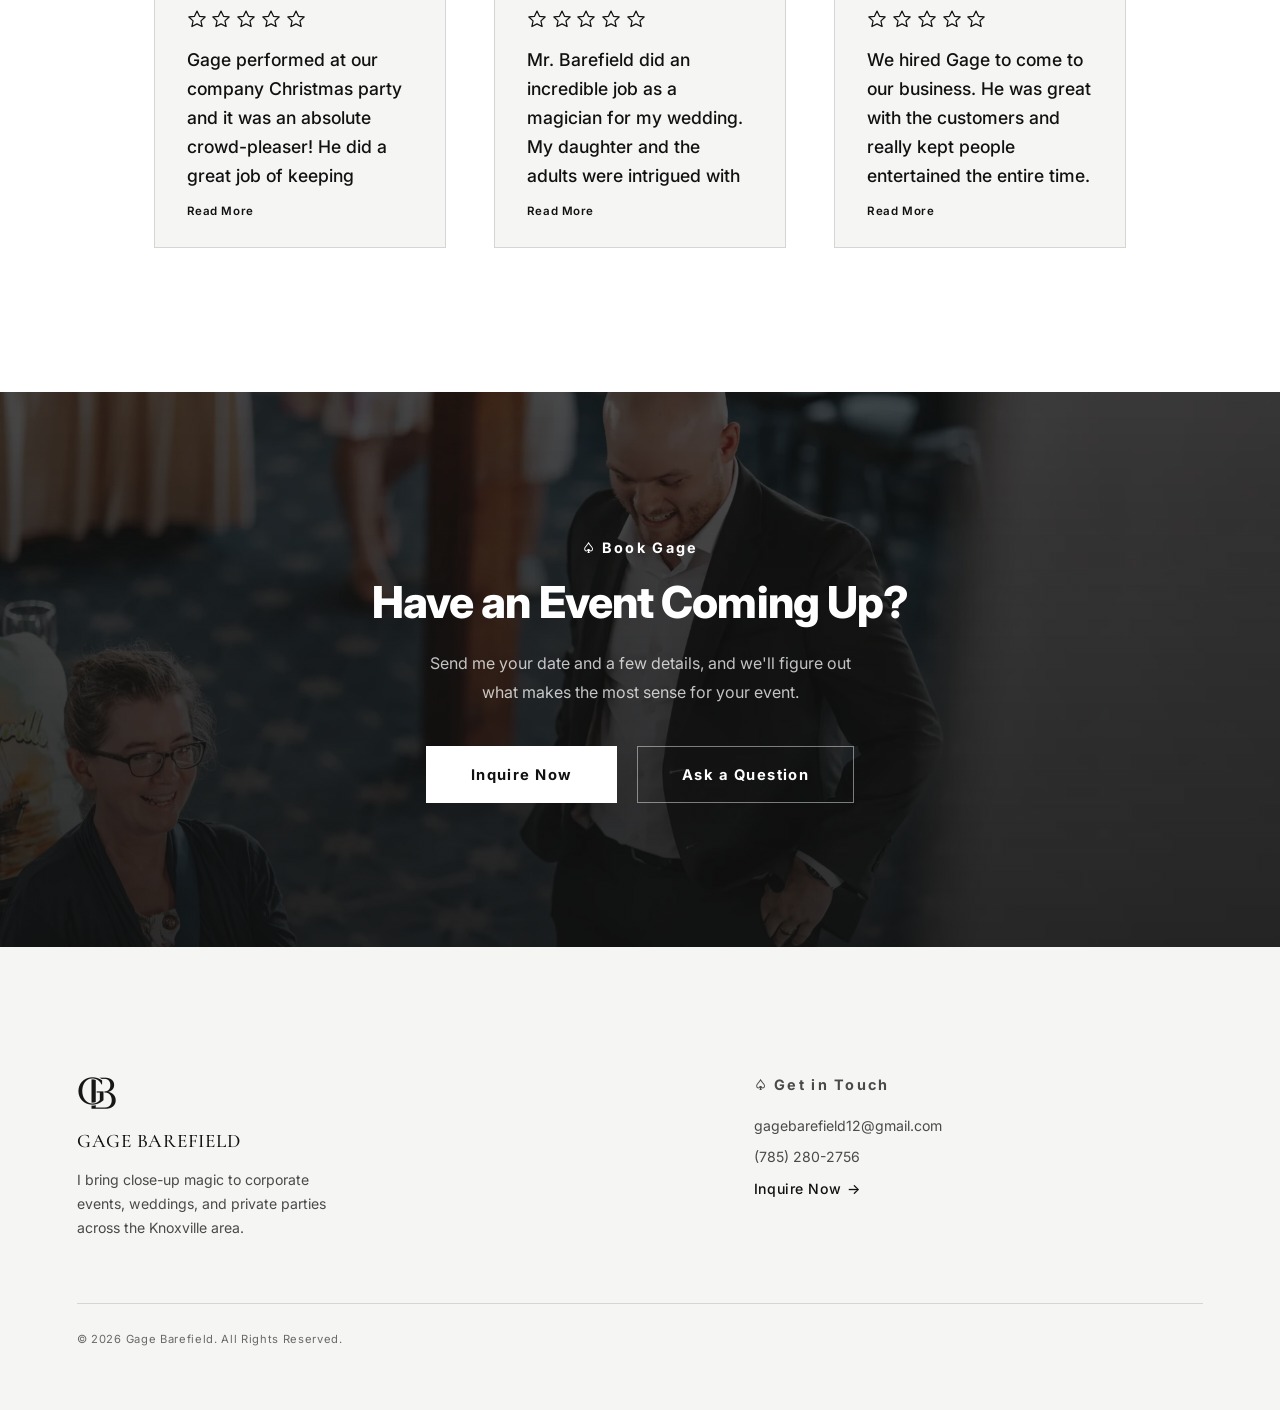
<file: landing-page.html>
<!DOCTYPE html>
<html lang="en">
<head>
<meta charset="UTF-8" />
<meta name="viewport" content="width=device-width, initial-scale=1.0" />
<title>Gage Barefield - Knoxville Close-Up Magician</title>
<meta name="description" content="Close-up magic for weddings, corporate events, and private parties around Knoxville. Interactive, easy to book, and fun for every crowd." />
<meta name="robots" content="noindex, follow" />
<meta property="og:type" content="website" />
<meta property="og:site_name" content="Gage Barefield" />
<meta property="og:title" content="Gage Barefield - Knoxville Close-Up Magician" />
<meta property="og:description" content="Close-up magic for weddings, corporate events, and private parties around Knoxville. Interactive, easy to book, and fun for every crowd." />
<meta property="og:url" content="https://www.gagebarefield.com/landing-page" />
<meta property="og:image" content="https://www.gagebarefield.com/assets/Images%20Used/og-image.jpg" />
<meta property="og:image:width" content="1200" />
<meta property="og:image:height" content="630" />
<meta name="twitter:card" content="summary_large_image" />

<link rel="preconnect" href="https://fonts.googleapis.com">
<link rel="preconnect" href="https://fonts.gstatic.com" crossorigin>
<link href="https://fonts.googleapis.com/css2?family=Cormorant+Garamond:wght@500&family=Inter:wght@300;400;500;600;700;800;900&display=swap" rel="stylesheet">

<link rel="icon" type="image/png" sizes="32x32" href="assets/Images%20Used/favicon-32.png" />
<link rel="icon" type="image/png" sizes="16x16" href="assets/Images%20Used/favicon-16.png" />
<link rel="apple-touch-icon" sizes="180x180" href="assets/Images%20Used/apple-touch-icon.png" />
<meta name="theme-color" content="#111111" />

<link rel="stylesheet" href="styles.css" />
  <!-- Microsoft Clarity -->
  <script type="text/javascript">
    (function(c,l,a,r,i,t,y){
        c[a]=c[a]||function(){(c[a].q=c[a].q||[]).push(arguments)};
        t=l.createElement(r);t.async=1;t.src="https://www.clarity.ms/tag/"+i;
        y=l.getElementsByTagName(r)[0];y.parentNode.insertBefore(t,y);
    })(window, document, "clarity", "script", "zesss39anp");
  </script>
</head>
<body>

<header class="site-nav" id="site-nav">
  <div class="site-nav__inner">
    <a href="/landing-page" class="site-nav__logo">
      <img src="assets/Images%20Used/gb-logo.webp" alt="Gage Barefield monogram" class="site-nav__mark" />
      <span class="site-nav__word">Gage Barefield</span>
    </a>

    <nav class="site-nav__links" aria-label="Primary">
      <a href="#services" class="site-nav__link">Services</a>
      <a href="#testimonials" class="site-nav__link">Testimonials</a>
    </nav>

    <a href="/book-now" class="site-nav__cta">Inquire Now</a>

    <button type="button" class="site-nav__toggle" id="navToggle" aria-label="Toggle menu" aria-expanded="false">
      <span></span><span></span><span></span>
    </button>
  </div>

  <div class="site-nav__mobile" id="navMobile">
    <a href="#services" class="site-nav__mobile-link">Services</a>
    <a href="#testimonials" class="site-nav__mobile-link">Testimonials</a>
    <a href="tel:+17852802756" class="site-nav__mobile-link">Call (785) 280-2756</a>
    <a href="/book-now" class="site-nav__mobile-link site-nav__mobile-link--cta">Inquire Now</a>
  </div>
</header>

<main class="page">

  <section class="hero hero--image">
    <div class="hero__slideshow" aria-hidden="true">
      <div class="hero__slide hero__slide--1" data-parallax data-parallax-speed="0.12" data-parallax-max="18"></div>
      <div class="hero__slide hero__slide--2" data-parallax data-parallax-speed="0.12" data-parallax-max="18"></div>
      <div class="hero__slide hero__slide--3" data-parallax data-parallax-speed="0.12" data-parallax-max="18"></div>
    </div>
    <div class="hero__inner">

      <span class="eyebrow fade-up"><span class="nowrap">Gage Barefield &middot;</span> <span class="nowrap">Knoxville Magician</span></span>

      <h1 class="hero__title fade-up fade-up--delay-1">
        <span aria-hidden="true">Close-Up Magic For</span>
        <br aria-hidden="true" />
        <span class="hero__cycle" aria-hidden="true"><span class="hero__cycle-track" data-swipe>
          <span class="hero__cycle-word">Weddings</span>
          <span class="hero__cycle-word">Corporate Events</span>
          <span class="hero__cycle-word">Private Parties</span>
          <span class="hero__cycle-word">Cocktail Hours</span>
        </span></span>
        <span class="sr-only">Close-Up Magic For Weddings, Corporate Events, Private Parties &amp; Cocktail Hours.</span>
      </h1>

      <p class="hero__subtitle fade-up fade-up--delay-2">
        Now booking events around Knoxville. Close-up magic your guests will be talking about long after.
      </p>

      <div class="hero__actions fade-up fade-up--delay-3">
        <a href="/book-now" class="btn btn--on-dark">Inquire Now</a>
        <a href="#services" class="btn btn--ghost-on-dark">See Services</a>
      </div>

    </div>
  </section>

  <section class="section">
    <div class="container">
      <div class="section-head section-head--center fade-up">
        <span class="eyebrow">Why Gage</span>
        <h2 class="section-head__title">Magic That Feels Personal</h2>
        <p class="section-head__text">
         Every event is different, so every performance should be too. I create interactive moments your guests will actually remember.
        </p>
      </div>

      <div class="feature-grid">
        <div class="feature-card fade-up fade-up--delay-1">
          <div class="feature-card__media">
            <img class="feature-card__photo" src="assets/Images%20Used/why-interactive.webp" alt="Gage letting a guest pick a card" loading="lazy" />
          </div>
          <h3 class="feature-card__title">Up Close &amp; Interactive</h3>
          <p class="feature-card__text">
            Your guests don't just watch. They pick the cards, hold the coins, and become part of the magic.
          </p>
        </div>
        <div class="feature-card fade-up fade-up--delay-2">
          <div class="feature-card__media">
            <img class="feature-card__photo" src="assets/Images%20Used/why-professional.webp" alt="Gage in a suit shuffling cards on a riverboat deck" loading="lazy" />
          </div>
          <h3 class="feature-card__title">Professional &amp; Easy</h3>
          <p class="feature-card__text">
            Simple planning, professional service, and one less thing for you to worry about.
          </p>
        </div>
        <div class="feature-card fade-up fade-up--delay-3">
          <div class="feature-card__media">
            <img class="feature-card__photo" src="assets/Images%20Used/why-tailored.webp" alt="Gage performing for a full room of guests" loading="lazy" />
          </div>
          <h3 class="feature-card__title">Tailored to Your Crowd</h3>
          <p class="feature-card__text">
           Every performance is adapted to your event, from a black-tie reception to a backyard birthday.
          </p>
        </div>
      </div>
    </div>
  </section>

  <section class="section section--alt" id="services">
    <div class="container">
      <div class="section-head section-head--center fade-up">
        <span class="eyebrow">Hire Gage For</span>
        <h2 class="section-head__title">Find the Right Magic for Your Event</h2>
      </div>

      <div class="benefits-grid">
        <div class="benefit-card fade-up fade-up--delay-1">
          <span class="benefit-card__mark">01</span>
          <div>
            <h3 class="benefit-card__title">Wedding &amp; Cocktail Hour Magic</h3>
            <p class="benefit-card__text">
              Close-up magic table to table during your cocktail hour and reception, so guests
              stay entertained while you and your photographer sneak off for portraits.
            </p>
            <a href="/book-now" class="link-arrow">
              Inquire Now
              <svg width="14" height="10" viewBox="0 0 14 10" fill="none" aria-hidden="true"><path d="M8.5 1l4.5 4-4.5 4M13 5H1" stroke="currentColor" stroke-width="1.3"/></svg>
            </a>
          </div>
        </div>
        <div class="benefit-card fade-up fade-up--delay-2">
          <span class="benefit-card__mark">02</span>
          <div>
            <h3 class="benefit-card__title">Corporate Event Magic</h3>
            <p class="benefit-card__text">
              Fun, professional entertainment for mixers, holiday parties, and client events, and a natural icebreaker for coworkers and clients who don't know each other yet.
            </p>
            <a href="/book-now" class="link-arrow">
              Inquire Now
              <svg width="14" height="10" viewBox="0 0 14 10" fill="none" aria-hidden="true"><path d="M8.5 1l4.5 4-4.5 4M13 5H1" stroke="currentColor" stroke-width="1.3"/></svg>
            </a>
          </div>
        </div>
        <div class="benefit-card fade-up fade-up--delay-3">
          <span class="benefit-card__mark">03</span>
          <div>
            <h3 class="benefit-card__title">Private Parties Magic</h3>
            <p class="benefit-card__text">
              Close-up magic for birthdays, anniversaries, and family celebrations, tailored
              to the room, fun for the kids' table and the adults' table alike.
            </p>
            <a href="/book-now" class="link-arrow">
              Inquire Now
              <svg width="14" height="10" viewBox="0 0 14 10" fill="none" aria-hidden="true"><path d="M8.5 1l4.5 4-4.5 4M13 5H1" stroke="currentColor" stroke-width="1.3"/></svg>
            </a>
          </div>
        </div>
        <div class="benefit-card fade-up fade-up--delay-4">
          <span class="benefit-card__mark">04</span>
          <div>
            <h3 class="benefit-card__title"><span class="nowrap">Close-Up /</span> <span class="nowrap">Walk-Around</span> Magic</h3>
            <p class="benefit-card__text">
              I bring the show to your guests, moving through mingling crowds and cocktail
              hours with a steady stream of "wait, how did you do that?"
            </p>
            <a href="/book-now" class="link-arrow">
              Inquire Now
              <svg width="14" height="10" viewBox="0 0 14 10" fill="none" aria-hidden="true"><path d="M8.5 1l4.5 4-4.5 4M13 5H1" stroke="currentColor" stroke-width="1.3"/></svg>
            </a>
          </div>
        </div>
      </div>
    </div>
  </section>

  <section class="section" id="testimonials">
    <div class="container">
      <div class="section-head section-head--center fade-up">
        <span class="eyebrow">Testimonials</span>
        <h2 class="section-head__title">Hear From Past Clients</h2>
      </div>

      <div class="testimonials-grid">
        <div class="testimonial-card fade-up fade-up--delay-1">
          <div class="testimonial-card__person">
            <span class="avatar">
              <img class="avatar__photo" src="assets/Images%20Used/jackson-greene.webp" alt="Jackson Greene" />
            </span>
            <div>
              <p class="testimonial-card__name">Jackson Greene</p>
              <p class="testimonial-card__role">Company Christmas Party</p>
            </div>
          </div>
          <div class="testimonial-card__bubble">
            <div class="testimonial-card__stars" role="img" aria-label="5 out of 5 stars">
            <svg width="20" height="20" viewBox="0 0 24 24" fill="none" stroke="currentColor" stroke-width="1.5" stroke-linejoin="round" aria-hidden="true"><path d="M12 2.5l2.97 6.28 6.78.75-5.02 4.75 1.37 6.72L12 17.9l-6.1 3.1 1.37-6.72-5.02-4.75 6.78-.75L12 2.5z"/></svg>
            <svg width="20" height="20" viewBox="0 0 24 24" fill="none" stroke="currentColor" stroke-width="1.5" stroke-linejoin="round" aria-hidden="true"><path d="M12 2.5l2.97 6.28 6.78.75-5.02 4.75 1.37 6.72L12 17.9l-6.1 3.1 1.37-6.72-5.02-4.75 6.78-.75L12 2.5z"/></svg>
            <svg width="20" height="20" viewBox="0 0 24 24" fill="none" stroke="currentColor" stroke-width="1.5" stroke-linejoin="round" aria-hidden="true"><path d="M12 2.5l2.97 6.28 6.78.75-5.02 4.75 1.37 6.72L12 17.9l-6.1 3.1 1.37-6.72-5.02-4.75 6.78-.75L12 2.5z"/></svg>
            <svg width="20" height="20" viewBox="0 0 24 24" fill="none" stroke="currentColor" stroke-width="1.5" stroke-linejoin="round" aria-hidden="true"><path d="M12 2.5l2.97 6.28 6.78.75-5.02 4.75 1.37 6.72L12 17.9l-6.1 3.1 1.37-6.72-5.02-4.75 6.78-.75L12 2.5z"/></svg>
            <svg width="20" height="20" viewBox="0 0 24 24" fill="none" stroke="currentColor" stroke-width="1.5" stroke-linejoin="round" aria-hidden="true"><path d="M12 2.5l2.97 6.28 6.78.75-5.02 4.75 1.37 6.72L12 17.9l-6.1 3.1 1.37-6.72-5.02-4.75 6.78-.75L12 2.5z"/></svg>
            </div>
            <p class="testimonial-card__quote">
            Gage performed at our company Christmas party and it was an absolute crowd-pleaser!
            He did a great job of keeping everyone engaged and ended with a trick that left
            everyone totally stunned. I still don't know how it was possible to this day! If
            you're looking for a magician for your next wedding, party, venue, or event, I
            couldn't recommend Gage more!
            </p>
            <button type="button" class="testimonial-card__toggle" hidden>Read More</button>
          </div>
        </div>
        <div class="testimonial-card fade-up fade-up--delay-2">
          <div class="testimonial-card__person">
            <span class="avatar">
              <img class="avatar__photo" src="assets/Images%20Used/andre-chavez.jpg" alt="Andre Chavez" />
            </span>
            <div>
              <p class="testimonial-card__name">Andre Chavez</p>
              <p class="testimonial-card__role">Wedding</p>
            </div>
          </div>
          <div class="testimonial-card__bubble">
            <div class="testimonial-card__stars" role="img" aria-label="5 out of 5 stars">
            <svg width="20" height="20" viewBox="0 0 24 24" fill="none" stroke="currentColor" stroke-width="1.5" stroke-linejoin="round" aria-hidden="true"><path d="M12 2.5l2.97 6.28 6.78.75-5.02 4.75 1.37 6.72L12 17.9l-6.1 3.1 1.37-6.72-5.02-4.75 6.78-.75L12 2.5z"/></svg>
            <svg width="20" height="20" viewBox="0 0 24 24" fill="none" stroke="currentColor" stroke-width="1.5" stroke-linejoin="round" aria-hidden="true"><path d="M12 2.5l2.97 6.28 6.78.75-5.02 4.75 1.37 6.72L12 17.9l-6.1 3.1 1.37-6.72-5.02-4.75 6.78-.75L12 2.5z"/></svg>
            <svg width="20" height="20" viewBox="0 0 24 24" fill="none" stroke="currentColor" stroke-width="1.5" stroke-linejoin="round" aria-hidden="true"><path d="M12 2.5l2.97 6.28 6.78.75-5.02 4.75 1.37 6.72L12 17.9l-6.1 3.1 1.37-6.72-5.02-4.75 6.78-.75L12 2.5z"/></svg>
            <svg width="20" height="20" viewBox="0 0 24 24" fill="none" stroke="currentColor" stroke-width="1.5" stroke-linejoin="round" aria-hidden="true"><path d="M12 2.5l2.97 6.28 6.78.75-5.02 4.75 1.37 6.72L12 17.9l-6.1 3.1 1.37-6.72-5.02-4.75 6.78-.75L12 2.5z"/></svg>
            <svg width="20" height="20" viewBox="0 0 24 24" fill="none" stroke="currentColor" stroke-width="1.5" stroke-linejoin="round" aria-hidden="true"><path d="M12 2.5l2.97 6.28 6.78.75-5.02 4.75 1.37 6.72L12 17.9l-6.1 3.1 1.37-6.72-5.02-4.75 6.78-.75L12 2.5z"/></svg>
            </div>
            <p class="testimonial-card__quote">
            Mr. Barefield did an incredible job as a magician for my wedding. My daughter and the
            adults were intrigued with his magic skills. He was the cherry on top for my wedding.
            There is something about him that pulls all of your attention to him. This guy is
            talented, smart, and very respectful. He is a great guy!
            </p>
            <button type="button" class="testimonial-card__toggle" hidden>Read More</button>
          </div>
        </div>
        <div class="testimonial-card fade-up fade-up--delay-3">
          <div class="testimonial-card__person">
            <span class="avatar">
              <img class="avatar__photo" src="assets/Images%20Used/bailee.webp" alt="Bailee Bridwell" />
            </span>
            <div>
              <p class="testimonial-card__name">Bailee Bridwell</p>
              <p class="testimonial-card__role">Tennessee Riverboat Company</p>
            </div>
          </div>
          <div class="testimonial-card__bubble">
            <div class="testimonial-card__stars" role="img" aria-label="5 out of 5 stars">
            <svg width="20" height="20" viewBox="0 0 24 24" fill="none" stroke="currentColor" stroke-width="1.5" stroke-linejoin="round" aria-hidden="true"><path d="M12 2.5l2.97 6.28 6.78.75-5.02 4.75 1.37 6.72L12 17.9l-6.1 3.1 1.37-6.72-5.02-4.75 6.78-.75L12 2.5z"/></svg>
            <svg width="20" height="20" viewBox="0 0 24 24" fill="none" stroke="currentColor" stroke-width="1.5" stroke-linejoin="round" aria-hidden="true"><path d="M12 2.5l2.97 6.28 6.78.75-5.02 4.75 1.37 6.72L12 17.9l-6.1 3.1 1.37-6.72-5.02-4.75 6.78-.75L12 2.5z"/></svg>
            <svg width="20" height="20" viewBox="0 0 24 24" fill="none" stroke="currentColor" stroke-width="1.5" stroke-linejoin="round" aria-hidden="true"><path d="M12 2.5l2.97 6.28 6.78.75-5.02 4.75 1.37 6.72L12 17.9l-6.1 3.1 1.37-6.72-5.02-4.75 6.78-.75L12 2.5z"/></svg>
            <svg width="20" height="20" viewBox="0 0 24 24" fill="none" stroke="currentColor" stroke-width="1.5" stroke-linejoin="round" aria-hidden="true"><path d="M12 2.5l2.97 6.28 6.78.75-5.02 4.75 1.37 6.72L12 17.9l-6.1 3.1 1.37-6.72-5.02-4.75 6.78-.75L12 2.5z"/></svg>
            <svg width="20" height="20" viewBox="0 0 24 24" fill="none" stroke="currentColor" stroke-width="1.5" stroke-linejoin="round" aria-hidden="true"><path d="M12 2.5l2.97 6.28 6.78.75-5.02 4.75 1.37 6.72L12 17.9l-6.1 3.1 1.37-6.72-5.02-4.75 6.78-.75L12 2.5z"/></svg>
            </div>
            <p class="testimonial-card__quote">
            We hired Gage to come to our business. He was great with the customers and really
            kept people entertained the entire time. We had several great reviews with him.
            </p>
            <button type="button" class="testimonial-card__toggle" hidden>Read More</button>
          </div>
        </div>
      </div>
    </div>
  </section>

  <section class="cta-banner cta-banner--image" id="book">
    <div class="cta-banner__bg cta-banner__bg--landing" aria-hidden="true" data-parallax data-parallax-speed="0.1" data-parallax-max="16"></div>
    <div class="cta-banner__inner">
      <span class="eyebrow fade-up">Book Gage</span>
      <h2 class="cta-banner__title fade-up fade-up--delay-1">Have an Event Coming Up?</h2>
      <p class="cta-banner__text fade-up fade-up--delay-2">
        Send me your date and a few details, and we'll figure out what makes the most sense for your event.
      </p>
      <div class="cta-banner__actions fade-up fade-up--delay-3">
        <a href="/book-now" class="btn btn--on-dark">Inquire Now</a>
        <a href="mailto:gagebarefield12@gmail.com" class="btn btn--ghost-on-dark">Ask a Question</a>
      </div>
    </div>
  </section>

</main>

<footer class="site-footer">
  <div class="site-footer__inner site-footer__inner--compact">
    <div class="site-footer__brand">
      <img src="assets/Images%20Used/gb-logo.webp" alt="Gage Barefield monogram" class="site-footer__mark" />
      <p class="site-footer__name">Gage Barefield</p>
      <p class="site-footer__tagline">I bring close-up magic to corporate events, weddings, and private parties across the Knoxville area.</p>
    </div>

    <div class="site-footer__col">
      <span class="eyebrow">Get in Touch</span>
      <a href="mailto:gagebarefield12@gmail.com">gagebarefield12@gmail.com</a>
      <a href="tel:+17852802756">(785) 280-2756</a>
      <a href="/book-now" class="site-footer__cta">Inquire Now &rarr;</a>
    </div>
  </div>

  <div class="site-footer__bottom">
    <p>&copy; 2026 Gage Barefield. All Rights Reserved.</p>
  </div>
</footer>

<script src="js/animations.js"></script>
<a href="tel:+17852802756" class="call-fab" aria-label="Call Gage at (785) 280-2756">
  <svg class="call-fab__icon" width="24" height="24" viewBox="0 0 24 24" aria-hidden="true"><path d="M6.6 10.8a15.1 15.1 0 0 0 6.6 6.6l2.2-2.2a1 1 0 0 1 1-.25 11.4 11.4 0 0 0 3.6.57 1 1 0 0 1 1 1V20a1 1 0 0 1-1 1A17 17 0 0 1 3 4a1 1 0 0 1 1-1h3.5a1 1 0 0 1 1 1c0 1.25.2 2.45.57 3.6a1 1 0 0 1-.25 1z" fill="currentColor"/></svg>
</a>
</body>
</html>
</file>
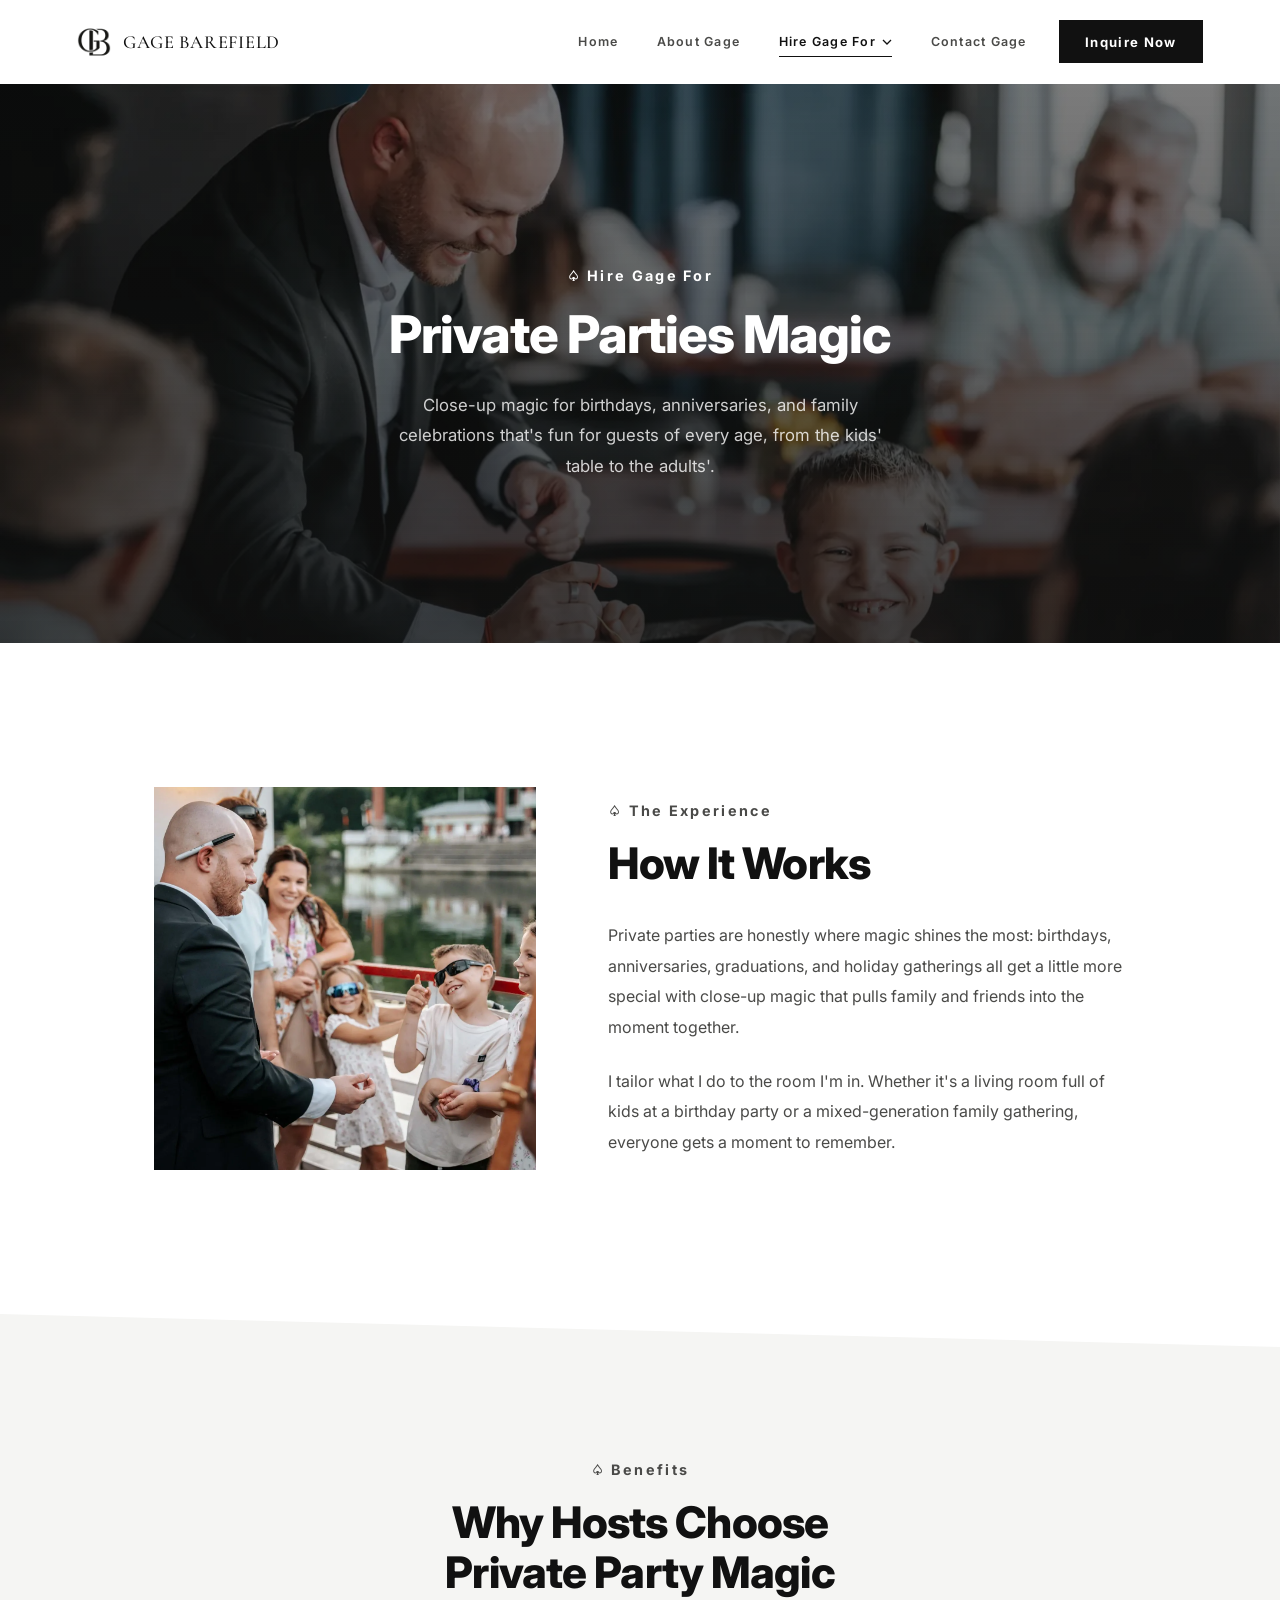
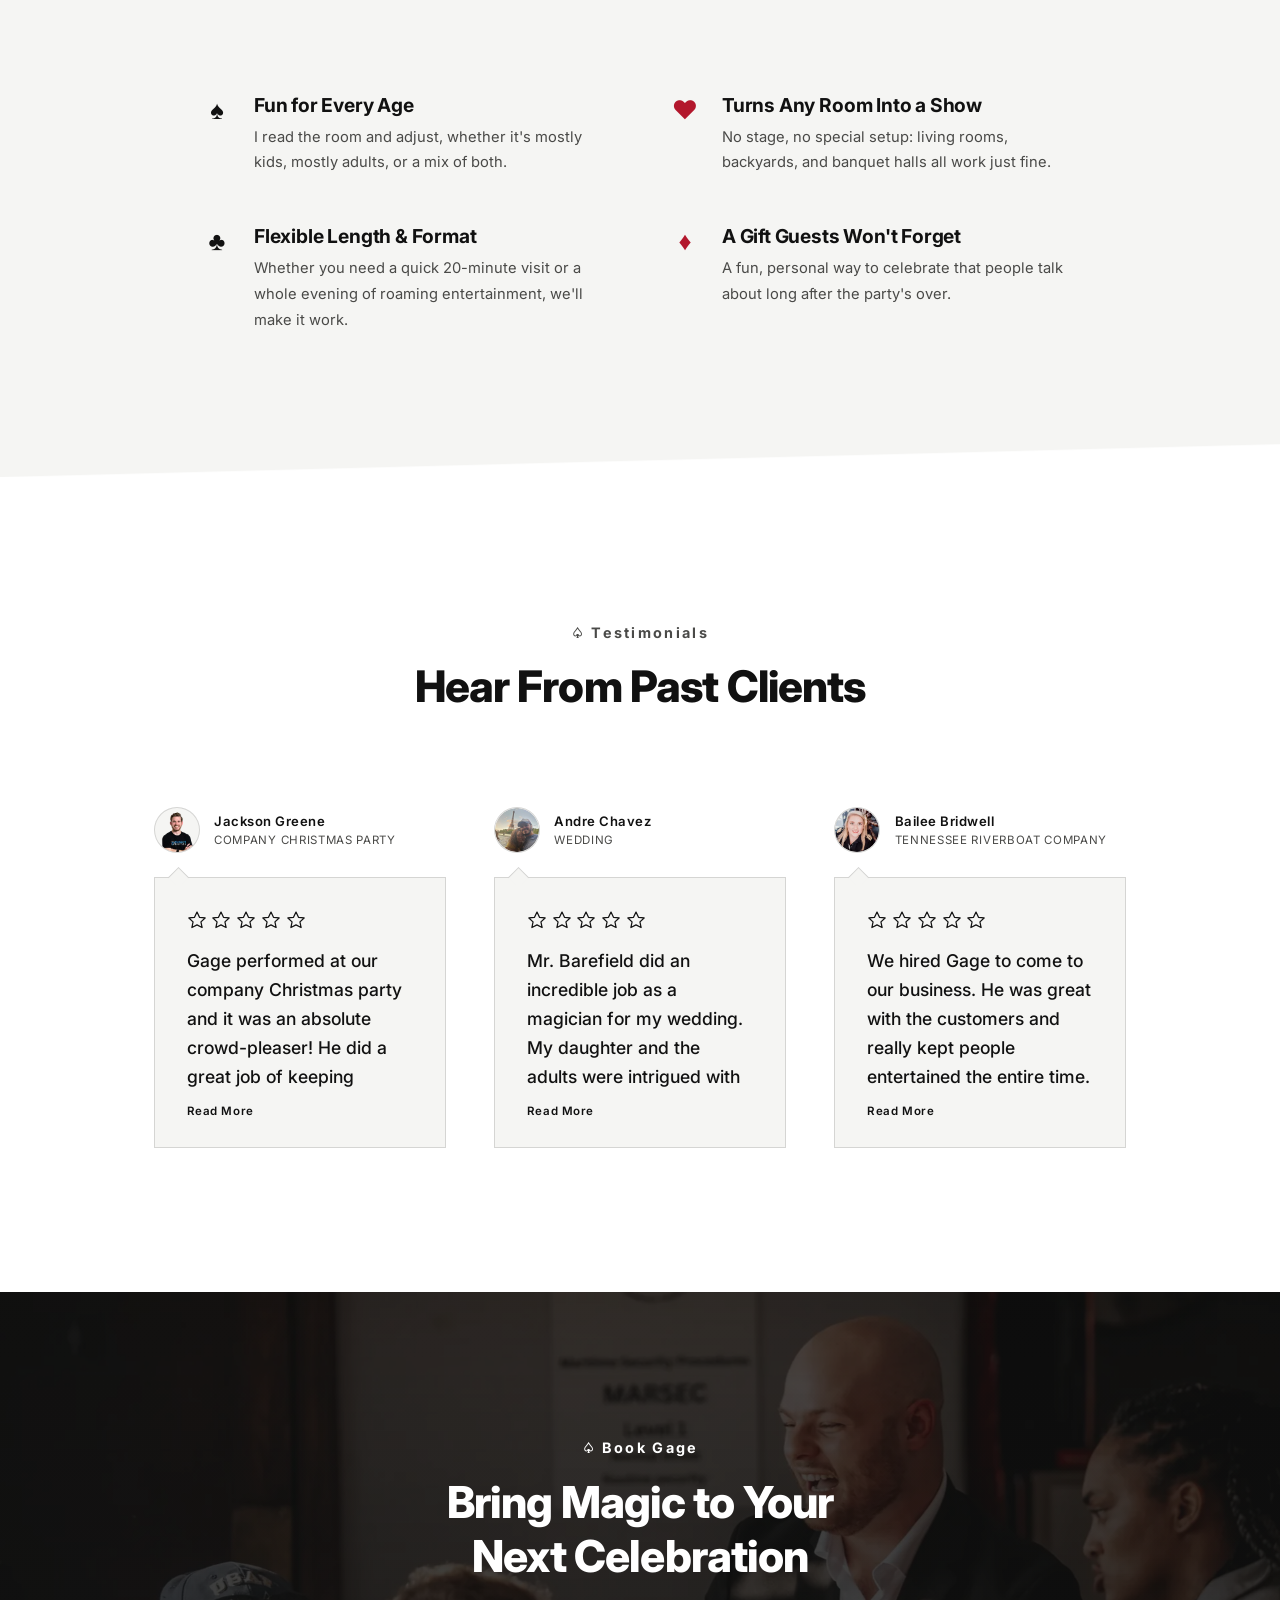
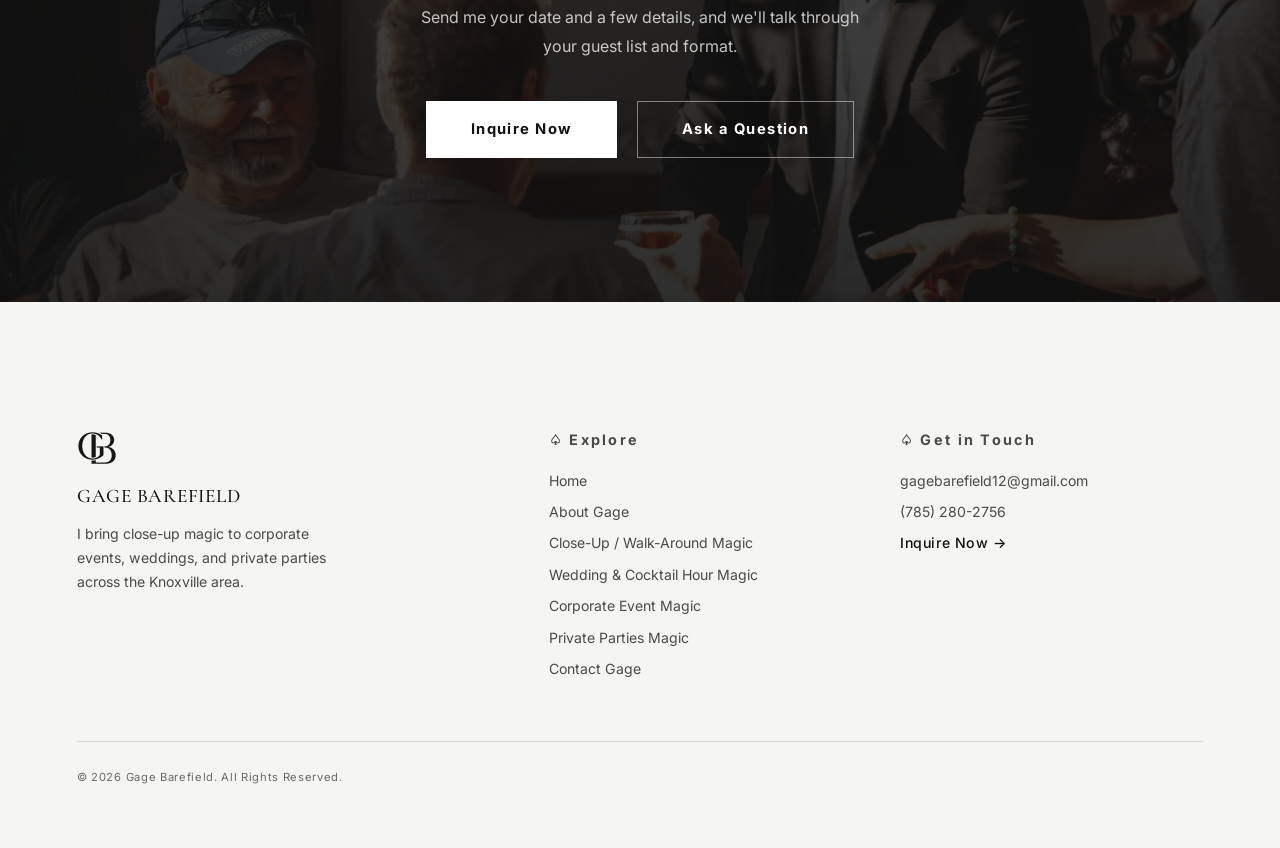
<file: private-parties.html>
<!DOCTYPE html>
<html lang="en">
<head>
<meta charset="UTF-8" />
<meta name="viewport" content="width=device-width, initial-scale=1.0" />
<title>Private Party Magician in Knoxville - Gage Barefield</title>
<meta name="description" content="Close-up magic for birthdays, anniversaries, and family celebrations around Knoxville, with fun for every age from the kids&#x27; table to the adults&#x27;." />
<link rel="canonical" href="https://www.gagebarefield.com/private-parties" />
<meta property="og:type" content="website" />
<meta property="og:site_name" content="Gage Barefield" />
<meta property="og:title" content="Private Party Magician in Knoxville - Gage Barefield" />
<meta property="og:description" content="Close-up magic for birthdays, anniversaries, and family celebrations around Knoxville, with fun for every age from the kids&#x27; table to the adults&#x27;." />
<meta property="og:url" content="https://www.gagebarefield.com/private-parties" />
<meta property="og:image" content="https://www.gagebarefield.com/assets/Images%20Used/og-image.jpg" />
<meta property="og:image:width" content="1200" />
<meta property="og:image:height" content="630" />
<meta name="twitter:card" content="summary_large_image" />

<link rel="preconnect" href="https://fonts.googleapis.com">
<link rel="preconnect" href="https://fonts.gstatic.com" crossorigin>
<link href="https://fonts.googleapis.com/css2?family=Cormorant+Garamond:wght@500&family=Inter:wght@300;400;500;600;700;800&display=swap" rel="stylesheet">

<link rel="icon" type="image/png" sizes="32x32" href="assets/Images%20Used/favicon-32.png" />
<link rel="icon" type="image/png" sizes="16x16" href="assets/Images%20Used/favicon-16.png" />
<link rel="apple-touch-icon" sizes="180x180" href="assets/Images%20Used/apple-touch-icon.png" />
<meta name="theme-color" content="#111111" />

<link rel="stylesheet" href="styles.css" />
  <!-- Microsoft Clarity -->
  <script type="text/javascript">
    (function(c,l,a,r,i,t,y){
        c[a]=c[a]||function(){(c[a].q=c[a].q||[]).push(arguments)};
        t=l.createElement(r);t.async=1;t.src="https://www.clarity.ms/tag/"+i;
        y=l.getElementsByTagName(r)[0];y.parentNode.insertBefore(t,y);
    })(window, document, "clarity", "script", "zesss39anp");
  </script>
</head>
<body>

<header class="site-nav" id="site-nav">
  <div class="site-nav__inner">
    <a href="/" class="site-nav__logo">
      <img src="assets/Images%20Used/gb-logo.webp" alt="Gage Barefield monogram" class="site-nav__mark" />
      <span class="site-nav__word">Gage Barefield</span>
    </a>

    <nav class="site-nav__links" aria-label="Primary">
      <a href="/" class="site-nav__link">Home</a>
      <a href="/about" class="site-nav__link">About Gage</a>
      <div class="site-nav__dropdown">
        <button type="button" class="site-nav__link site-nav__link--dropdown is-active" aria-expanded="false">
          Hire Gage For
          <svg class="site-nav__chevron" width="10" height="6" viewBox="0 0 10 6" aria-hidden="true"><path d="M1 1l4 4 4-4" stroke="currentColor" stroke-width="1.3" fill="none"/></svg>
        </button>
        <div class="site-nav__dropdown-menu">
          <a href="/walk-around-magic" class="site-nav__dropdown-link">Close-Up / Walk-Around Magic</a>
          <a href="/wedding-cocktail-hour" class="site-nav__dropdown-link">Wedding &amp; Cocktail Hour Magic</a>
          <a href="/corporate-events" class="site-nav__dropdown-link">Corporate Event Magic</a>
          <a href="/private-parties" class="site-nav__dropdown-link">Private Parties Magic</a>
        </div>
      </div>
      <a href="/contact" class="site-nav__link">Contact Gage</a>
    </nav>

    <a href="/book-now" class="site-nav__cta">Inquire Now</a>

    <button type="button" class="site-nav__toggle" id="navToggle" aria-label="Toggle menu" aria-expanded="false">
      <span></span><span></span><span></span>
    </button>
  </div>

  <div class="site-nav__mobile" id="navMobile">
    <a href="/" class="site-nav__mobile-link">Home</a>
    <a href="/about" class="site-nav__mobile-link">About Gage</a>
    <span class="site-nav__mobile-label">Hire Gage For</span>
    <a href="/walk-around-magic" class="site-nav__mobile-link site-nav__mobile-link--sub">Close-Up / Walk-Around Magic</a>
    <a href="/wedding-cocktail-hour" class="site-nav__mobile-link site-nav__mobile-link--sub">Wedding &amp; Cocktail Hour Magic</a>
    <a href="/corporate-events" class="site-nav__mobile-link site-nav__mobile-link--sub">Corporate Event Magic</a>
    <a href="/private-parties" class="site-nav__mobile-link site-nav__mobile-link--sub">Private Parties Magic</a>
    <a href="/contact" class="site-nav__mobile-link">Contact Gage</a>
    <a href="tel:+17852802756" class="site-nav__mobile-link">Call (785) 280-2756</a>
    <a href="/book-now" class="site-nav__mobile-link site-nav__mobile-link--cta">Inquire Now</a>
  </div>
</header>

<main class="page">

  <section class="page-hero page-hero--image">
    <div class="page-hero__bg page-hero__bg--private-parties" aria-hidden="true" data-parallax data-parallax-speed="0.12" data-parallax-max="18"></div>
    <div class="page-hero__inner">
      <span class="eyebrow fade-up">Hire Gage For</span>
      <h1 class="page-hero__title fade-up fade-up--delay-1">Private Parties Magic</h1>
      <p class="page-hero__text fade-up fade-up--delay-2">
        Close-up magic for birthdays, anniversaries, and family celebrations that's
        fun for guests of every age, from the kids' table to the adults'.
      </p>
    </div>
  </section>

  <section class="section">
    <div class="container">
      <div class="media-copy">
        <div class="image-slot image-slot--square media-copy__media fade-up">
          <img class="image-slot__photo" src="assets/Images%20Used/private-party-family.webp" alt="Gage performing magic for kids and families" data-parallax data-parallax-speed="0.1" data-parallax-max="14" />
        </div>

        <div class="media-copy__copy">
          <div class="section-head fade-up fade-up--delay-1">
            <span class="eyebrow">The Experience</span>
            <h2 class="section-head__title">How It Works</h2>
          </div>

          <p class="description__text fade-up fade-up--delay-2">
            Private parties are honestly where magic shines the most: birthdays,
            anniversaries, graduations, and holiday gatherings all get a little more
            special with close-up magic that pulls family and friends into the moment
            together.
          </p>
          <p class="description__text fade-up fade-up--delay-3">
            I tailor what I do to the room I'm in. Whether it's a living room full of kids at a birthday party or a mixed-generation family gathering, everyone gets a moment to remember.
          </p>
        </div>
      </div>
    </div>
  </section>

  <section class="section section--alt">
    <div class="container">
      <div class="section-head section-head--center fade-up">
        <span class="eyebrow">Benefits</span>
        <h2 class="section-head__title">Why Hosts Choose Private Party Magic</h2>
      </div>

      <div class="benefits-grid">
        <div class="benefit-card fade-up fade-up--delay-1">
          <span class="benefit-card__mark benefit-card__mark--suit" aria-hidden="true">&spades;</span>
          <div>
            <h3 class="benefit-card__title">Fun for Every Age</h3>
            <p class="benefit-card__text">I read the room and adjust, whether it's mostly kids, mostly adults, or a mix of both.</p>
          </div>
        </div>
        <div class="benefit-card fade-up fade-up--delay-2">
          <span class="benefit-card__mark benefit-card__mark--suit benefit-card__mark--red" aria-hidden="true">&hearts;</span>
          <div>
            <h3 class="benefit-card__title">Turns Any Room Into a Show</h3>
            <p class="benefit-card__text">No stage, no special setup: living rooms, backyards, and banquet halls all work just fine.</p>
          </div>
        </div>
        <div class="benefit-card fade-up fade-up--delay-3">
          <span class="benefit-card__mark benefit-card__mark--suit" aria-hidden="true">&clubs;</span>
          <div>
            <h3 class="benefit-card__title">Flexible Length &amp; Format</h3>
            <p class="benefit-card__text">Whether you need a quick 20-minute visit or a whole evening of roaming entertainment, we'll make it work.</p>
          </div>
        </div>
        <div class="benefit-card fade-up fade-up--delay-4">
          <span class="benefit-card__mark benefit-card__mark--suit benefit-card__mark--red" aria-hidden="true">&diams;</span>
          <div>
            <h3 class="benefit-card__title">A Gift Guests Won't Forget</h3>
            <p class="benefit-card__text">A fun, personal way to celebrate that people talk about long after the party's over.</p>
          </div>
        </div>
      </div>
    </div>
  </section>

  <section class="section">
    <div class="container">
      <div class="section-head section-head--center fade-up">
        <span class="eyebrow">Testimonials</span>
        <h2 class="section-head__title">Hear From Past Clients</h2>
      </div>

      <div class="testimonials-grid">
        <div class="testimonial-card fade-up fade-up--delay-1">
          <div class="testimonial-card__person">
            <span class="avatar">
              <img class="avatar__photo" src="assets/Images%20Used/jackson-greene.webp" alt="Jackson Greene" />
            </span>
            <div>
              <p class="testimonial-card__name">Jackson Greene</p>
              <p class="testimonial-card__role">Company Christmas Party</p>
            </div>
          </div>
          <div class="testimonial-card__bubble">
            <div class="testimonial-card__stars" role="img" aria-label="5 out of 5 stars">
            <svg width="20" height="20" viewBox="0 0 24 24" fill="none" stroke="currentColor" stroke-width="1.5" stroke-linejoin="round" aria-hidden="true"><path d="M12 2.5l2.97 6.28 6.78.75-5.02 4.75 1.37 6.72L12 17.9l-6.1 3.1 1.37-6.72-5.02-4.75 6.78-.75L12 2.5z"/></svg>
            <svg width="20" height="20" viewBox="0 0 24 24" fill="none" stroke="currentColor" stroke-width="1.5" stroke-linejoin="round" aria-hidden="true"><path d="M12 2.5l2.97 6.28 6.78.75-5.02 4.75 1.37 6.72L12 17.9l-6.1 3.1 1.37-6.72-5.02-4.75 6.78-.75L12 2.5z"/></svg>
            <svg width="20" height="20" viewBox="0 0 24 24" fill="none" stroke="currentColor" stroke-width="1.5" stroke-linejoin="round" aria-hidden="true"><path d="M12 2.5l2.97 6.28 6.78.75-5.02 4.75 1.37 6.72L12 17.9l-6.1 3.1 1.37-6.72-5.02-4.75 6.78-.75L12 2.5z"/></svg>
            <svg width="20" height="20" viewBox="0 0 24 24" fill="none" stroke="currentColor" stroke-width="1.5" stroke-linejoin="round" aria-hidden="true"><path d="M12 2.5l2.97 6.28 6.78.75-5.02 4.75 1.37 6.72L12 17.9l-6.1 3.1 1.37-6.72-5.02-4.75 6.78-.75L12 2.5z"/></svg>
            <svg width="20" height="20" viewBox="0 0 24 24" fill="none" stroke="currentColor" stroke-width="1.5" stroke-linejoin="round" aria-hidden="true"><path d="M12 2.5l2.97 6.28 6.78.75-5.02 4.75 1.37 6.72L12 17.9l-6.1 3.1 1.37-6.72-5.02-4.75 6.78-.75L12 2.5z"/></svg>
            </div>
            <p class="testimonial-card__quote">
            Gage performed at our company Christmas party and it was an absolute crowd-pleaser!
            He did a great job of keeping everyone engaged and ended with a trick that left
            everyone totally stunned. I still don't know how it was possible to this day! If
            you're looking for a magician for your next wedding, party, venue, or event, I
            couldn't recommend Gage more!
            </p>
            <button type="button" class="testimonial-card__toggle" hidden>Read More</button>
          </div>
        </div>
        <div class="testimonial-card fade-up fade-up--delay-2">
          <div class="testimonial-card__person">
            <span class="avatar">
              <img class="avatar__photo" src="assets/Images%20Used/andre-chavez.jpg" alt="Andre Chavez" />
            </span>
            <div>
              <p class="testimonial-card__name">Andre Chavez</p>
              <p class="testimonial-card__role">Wedding</p>
            </div>
          </div>
          <div class="testimonial-card__bubble">
            <div class="testimonial-card__stars" role="img" aria-label="5 out of 5 stars">
            <svg width="20" height="20" viewBox="0 0 24 24" fill="none" stroke="currentColor" stroke-width="1.5" stroke-linejoin="round" aria-hidden="true"><path d="M12 2.5l2.97 6.28 6.78.75-5.02 4.75 1.37 6.72L12 17.9l-6.1 3.1 1.37-6.72-5.02-4.75 6.78-.75L12 2.5z"/></svg>
            <svg width="20" height="20" viewBox="0 0 24 24" fill="none" stroke="currentColor" stroke-width="1.5" stroke-linejoin="round" aria-hidden="true"><path d="M12 2.5l2.97 6.28 6.78.75-5.02 4.75 1.37 6.72L12 17.9l-6.1 3.1 1.37-6.72-5.02-4.75 6.78-.75L12 2.5z"/></svg>
            <svg width="20" height="20" viewBox="0 0 24 24" fill="none" stroke="currentColor" stroke-width="1.5" stroke-linejoin="round" aria-hidden="true"><path d="M12 2.5l2.97 6.28 6.78.75-5.02 4.75 1.37 6.72L12 17.9l-6.1 3.1 1.37-6.72-5.02-4.75 6.78-.75L12 2.5z"/></svg>
            <svg width="20" height="20" viewBox="0 0 24 24" fill="none" stroke="currentColor" stroke-width="1.5" stroke-linejoin="round" aria-hidden="true"><path d="M12 2.5l2.97 6.28 6.78.75-5.02 4.75 1.37 6.72L12 17.9l-6.1 3.1 1.37-6.72-5.02-4.75 6.78-.75L12 2.5z"/></svg>
            <svg width="20" height="20" viewBox="0 0 24 24" fill="none" stroke="currentColor" stroke-width="1.5" stroke-linejoin="round" aria-hidden="true"><path d="M12 2.5l2.97 6.28 6.78.75-5.02 4.75 1.37 6.72L12 17.9l-6.1 3.1 1.37-6.72-5.02-4.75 6.78-.75L12 2.5z"/></svg>
            </div>
            <p class="testimonial-card__quote">
            Mr. Barefield did an incredible job as a magician for my wedding. My daughter and the
            adults were intrigued with his magic skills. He was the cherry on top for my wedding.
            There is something about him that pulls all of your attention to him. This guy is
            talented, smart, and very respectful. He is a great guy!
            </p>
            <button type="button" class="testimonial-card__toggle" hidden>Read More</button>
          </div>
        </div>
        <div class="testimonial-card fade-up fade-up--delay-3">
          <div class="testimonial-card__person">
            <span class="avatar">
              <img class="avatar__photo" src="assets/Images%20Used/bailee.webp" alt="Bailee Bridwell" />
            </span>
            <div>
              <p class="testimonial-card__name">Bailee Bridwell</p>
              <p class="testimonial-card__role">Tennessee Riverboat Company</p>
            </div>
          </div>
          <div class="testimonial-card__bubble">
            <div class="testimonial-card__stars" role="img" aria-label="5 out of 5 stars">
            <svg width="20" height="20" viewBox="0 0 24 24" fill="none" stroke="currentColor" stroke-width="1.5" stroke-linejoin="round" aria-hidden="true"><path d="M12 2.5l2.97 6.28 6.78.75-5.02 4.75 1.37 6.72L12 17.9l-6.1 3.1 1.37-6.72-5.02-4.75 6.78-.75L12 2.5z"/></svg>
            <svg width="20" height="20" viewBox="0 0 24 24" fill="none" stroke="currentColor" stroke-width="1.5" stroke-linejoin="round" aria-hidden="true"><path d="M12 2.5l2.97 6.28 6.78.75-5.02 4.75 1.37 6.72L12 17.9l-6.1 3.1 1.37-6.72-5.02-4.75 6.78-.75L12 2.5z"/></svg>
            <svg width="20" height="20" viewBox="0 0 24 24" fill="none" stroke="currentColor" stroke-width="1.5" stroke-linejoin="round" aria-hidden="true"><path d="M12 2.5l2.97 6.28 6.78.75-5.02 4.75 1.37 6.72L12 17.9l-6.1 3.1 1.37-6.72-5.02-4.75 6.78-.75L12 2.5z"/></svg>
            <svg width="20" height="20" viewBox="0 0 24 24" fill="none" stroke="currentColor" stroke-width="1.5" stroke-linejoin="round" aria-hidden="true"><path d="M12 2.5l2.97 6.28 6.78.75-5.02 4.75 1.37 6.72L12 17.9l-6.1 3.1 1.37-6.72-5.02-4.75 6.78-.75L12 2.5z"/></svg>
            <svg width="20" height="20" viewBox="0 0 24 24" fill="none" stroke="currentColor" stroke-width="1.5" stroke-linejoin="round" aria-hidden="true"><path d="M12 2.5l2.97 6.28 6.78.75-5.02 4.75 1.37 6.72L12 17.9l-6.1 3.1 1.37-6.72-5.02-4.75 6.78-.75L12 2.5z"/></svg>
            </div>
            <p class="testimonial-card__quote">
            We hired Gage to come to our business. He was great with the customers and really
            kept people entertained the entire time. We had several great reviews with him.
            </p>
            <button type="button" class="testimonial-card__toggle" hidden>Read More</button>
          </div>
        </div>
      </div>
    </div>
  </section>

  <section class="cta-banner cta-banner--image">
    <div class="cta-banner__bg cta-banner__bg--private-parties" aria-hidden="true" data-parallax data-parallax-speed="0.1" data-parallax-max="16"></div>
    <div class="cta-banner__inner">
      <span class="eyebrow fade-up">Book Gage</span>
      <h2 class="cta-banner__title fade-up fade-up--delay-1">Bring Magic to Your Next Celebration</h2>
      <p class="cta-banner__text fade-up fade-up--delay-2">
        Send me your date and a few details, and we'll talk through your guest list and format.
      </p>
      <div class="cta-banner__actions fade-up fade-up--delay-3">
        <a href="/book-now" class="btn btn--on-dark">Inquire Now</a>
        <a href="/contact" class="btn btn--ghost-on-dark">Ask a Question</a>
      </div>
    </div>
  </section>

</main>

<footer class="site-footer">
  <div class="site-footer__inner">
    <div class="site-footer__brand">
      <img src="assets/Images%20Used/gb-logo.webp" alt="Gage Barefield monogram" class="site-footer__mark" />
      <p class="site-footer__name">Gage Barefield</p>
      <p class="site-footer__tagline">I bring close-up magic to corporate events, weddings, and private parties across the Knoxville area.</p>
    </div>

    <div class="site-footer__col">
      <span class="eyebrow">Explore</span>
      <a href="/">Home</a>
      <a href="/about">About Gage</a>
      <a href="/walk-around-magic">Close-Up / Walk-Around Magic</a>
      <a href="/wedding-cocktail-hour">Wedding &amp; Cocktail Hour Magic</a>
      <a href="/corporate-events">Corporate Event Magic</a>
      <a href="/private-parties">Private Parties Magic</a>
      <a href="/contact">Contact Gage</a>
    </div>

    <div class="site-footer__col">
      <span class="eyebrow">Get in Touch</span>
      <a href="mailto:gagebarefield12@gmail.com">gagebarefield12@gmail.com</a>
      <a href="tel:+17852802756">(785) 280-2756</a>
      <a href="/book-now" class="site-footer__cta">Inquire Now &rarr;</a>
    </div>
  </div>

  <div class="site-footer__bottom">
    <p>&copy; 2026 Gage Barefield. All Rights Reserved.</p>
  </div>
</footer>

<script src="js/animations.js"></script>
<a href="tel:+17852802756" class="call-fab" aria-label="Call Gage at (785) 280-2756">
  <svg class="call-fab__icon" width="24" height="24" viewBox="0 0 24 24" aria-hidden="true"><path d="M6.6 10.8a15.1 15.1 0 0 0 6.6 6.6l2.2-2.2a1 1 0 0 1 1-.25 11.4 11.4 0 0 0 3.6.57 1 1 0 0 1 1 1V20a1 1 0 0 1-1 1A17 17 0 0 1 3 4a1 1 0 0 1 1-1h3.5a1 1 0 0 1 1 1c0 1.25.2 2.45.57 3.6a1 1 0 0 1-.25 1z" fill="currentColor"/></svg>
</a>
</body>
</html>
</file>
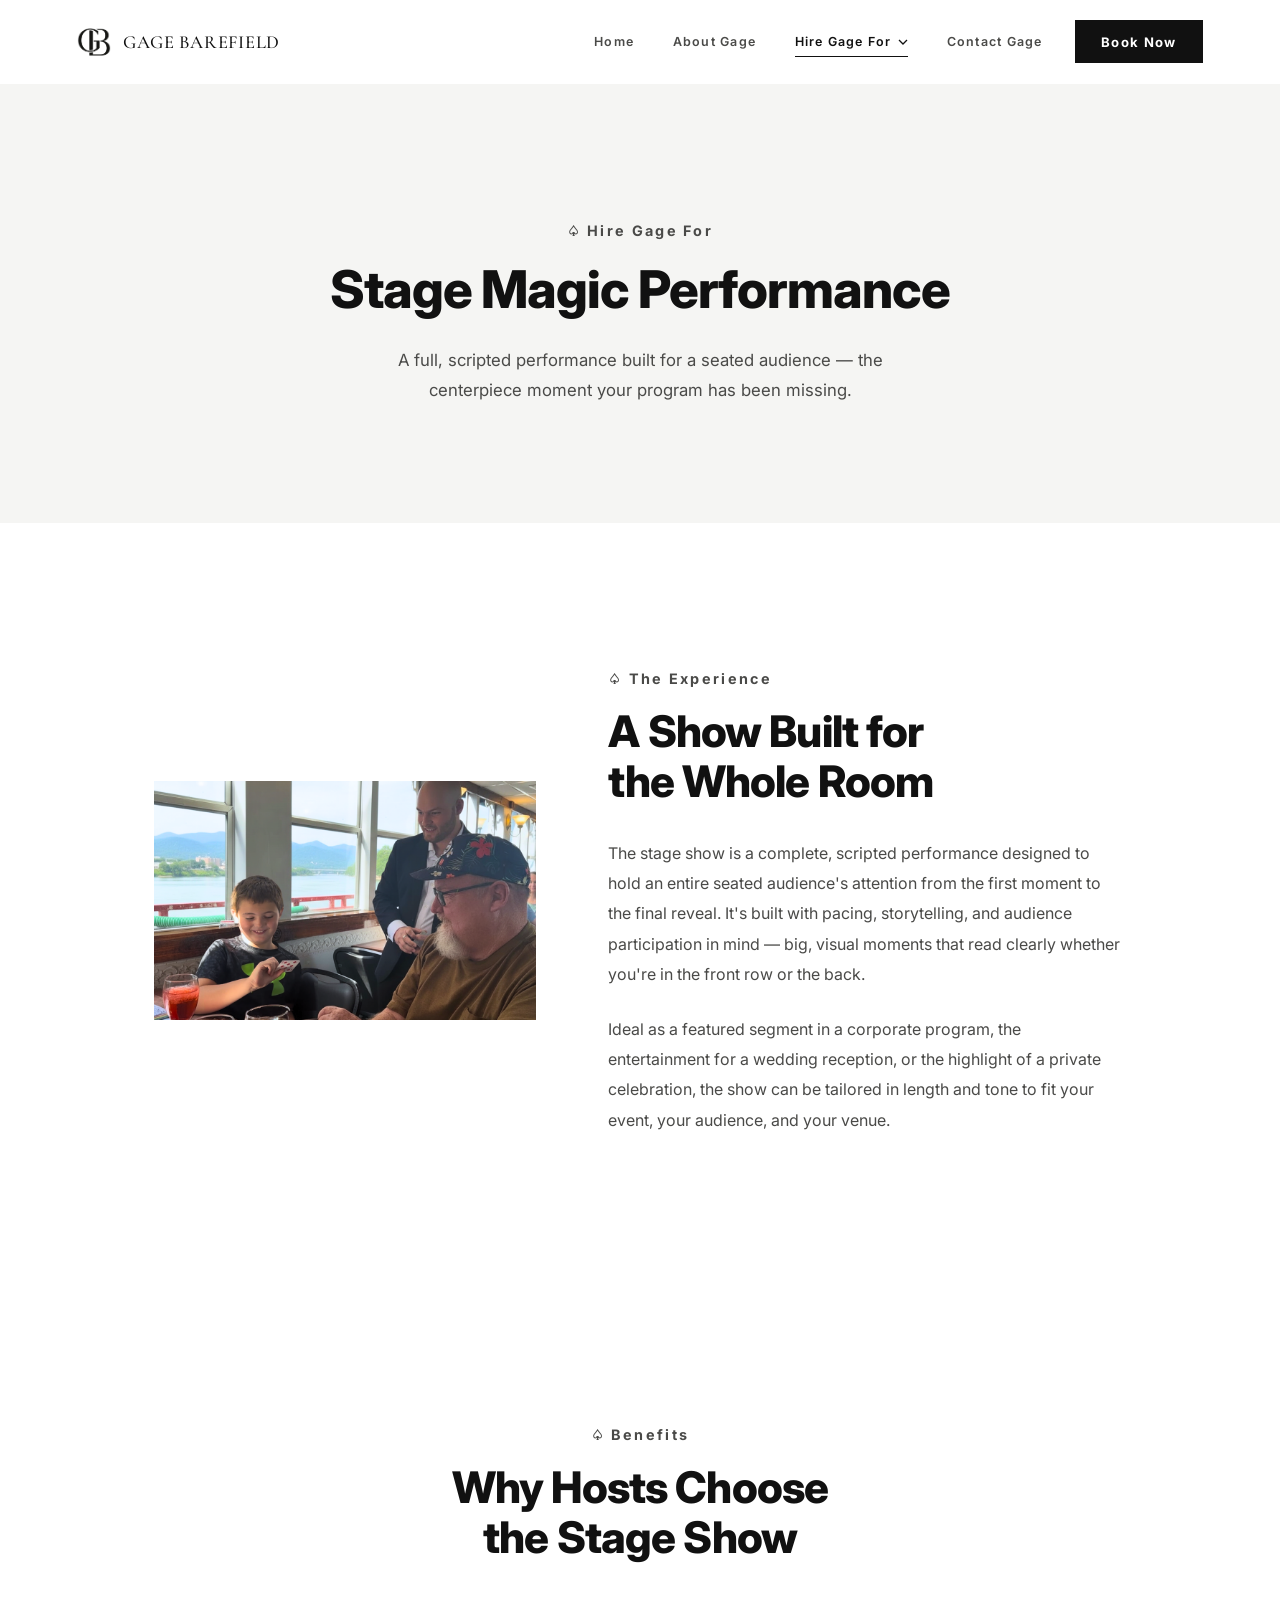
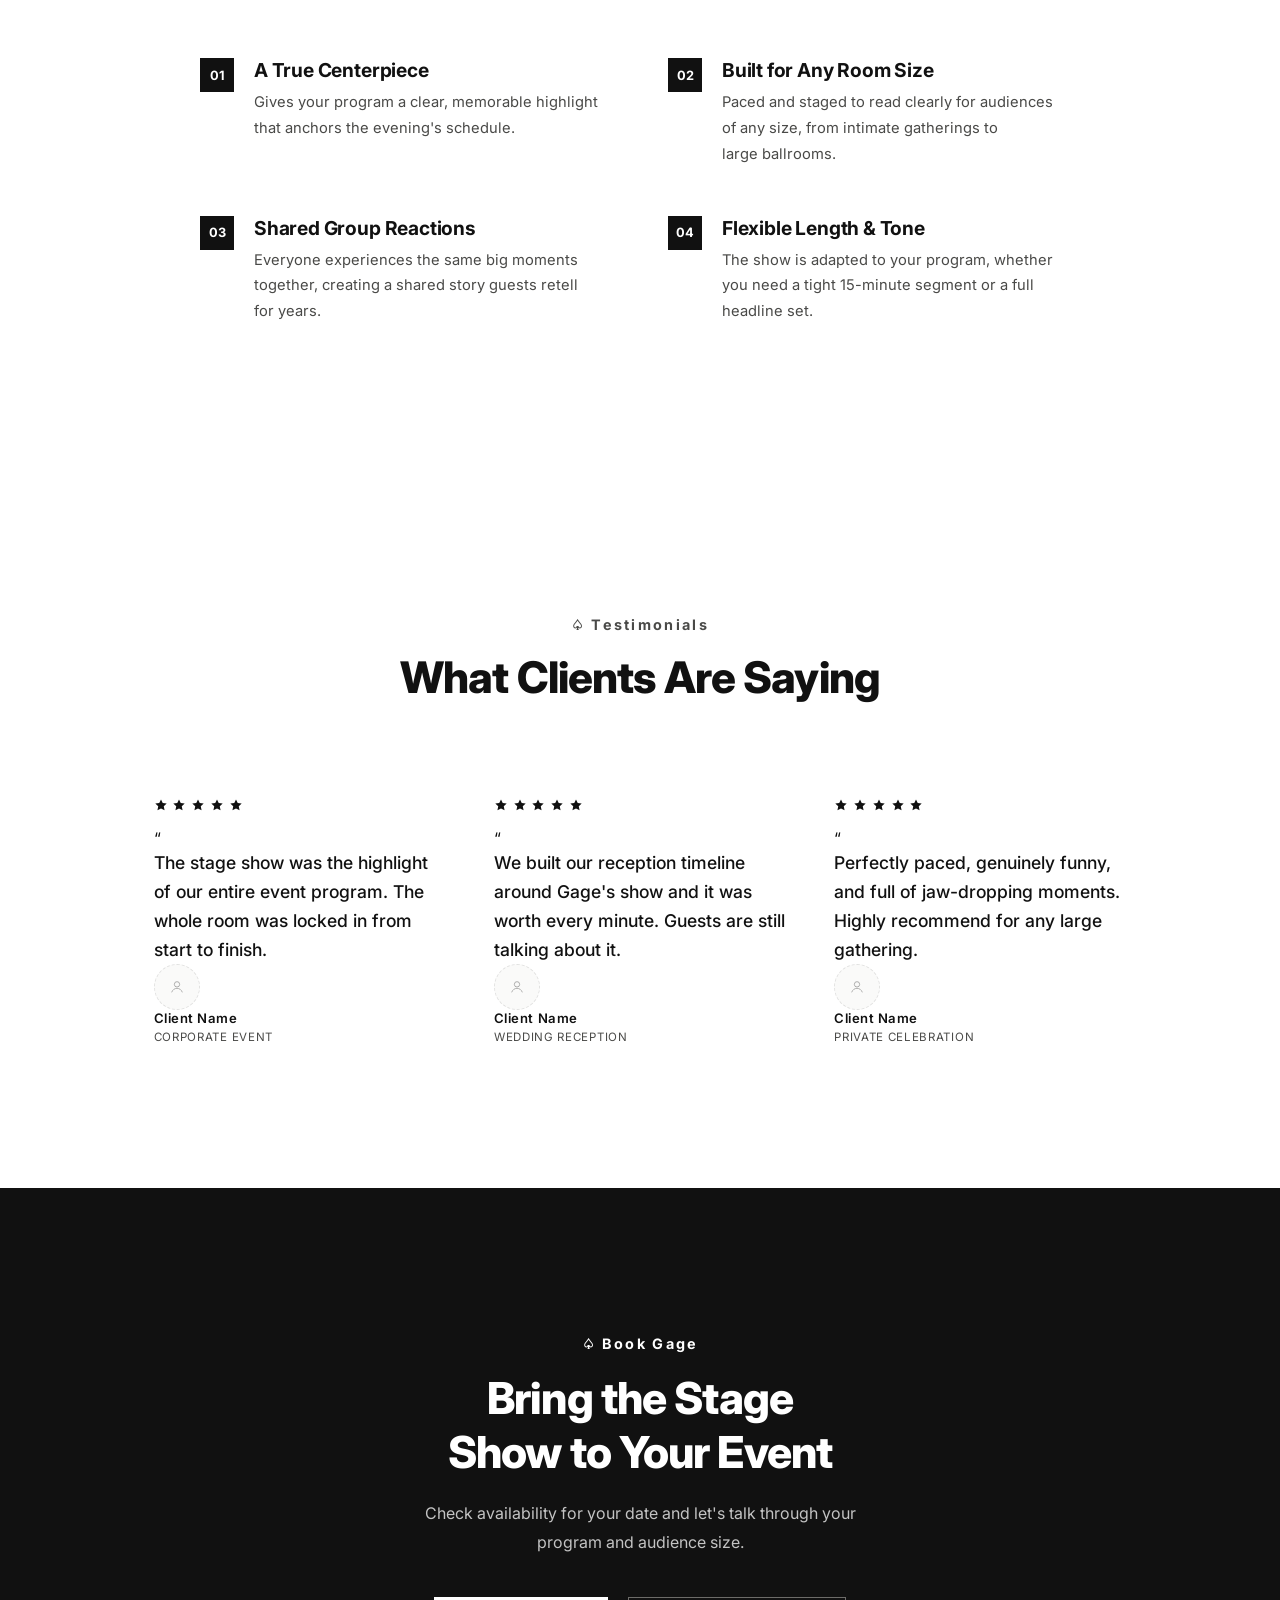
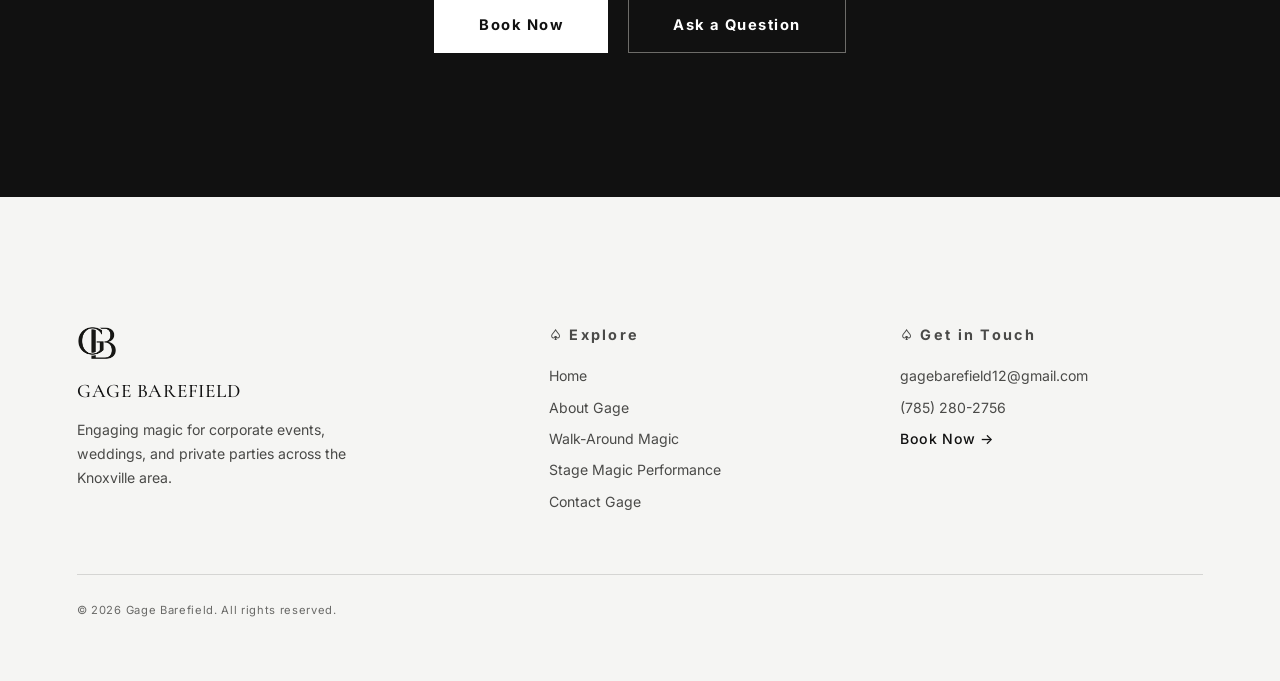
<file: stage-magic-performance.html>
<!DOCTYPE html>
<html lang="en">
<head>
<meta charset="UTF-8" />
<meta name="viewport" content="width=device-width, initial-scale=1.0" />
<title>Stage Magic Performance | Gage Barefield</title>
<meta name="description" content="Book a full stage magic performance for your corporate event, wedding, or private party — a scripted show built as the centerpiece of your program." />

<link rel="preconnect" href="https://fonts.googleapis.com">
<link rel="preconnect" href="https://fonts.gstatic.com" crossorigin>
<link href="https://fonts.googleapis.com/css2?family=Cormorant+Garamond:wght@300;400;500;600&family=Inter:wght@300;400;500&display=swap" rel="stylesheet">

<link rel="icon" type="image/png" sizes="32x32" href="assets/favicon-32.png" />
<link rel="icon" type="image/png" sizes="16x16" href="assets/favicon-16.png" />
<link rel="apple-touch-icon" sizes="180x180" href="assets/apple-touch-icon.png" />
<meta name="theme-color" content="#F7F4ED" />

<link rel="stylesheet" href="styles.css" />
</head>
<body>

<header class="site-nav" id="site-nav">
  <div class="site-nav__inner">
    <a href="index.html" class="site-nav__logo">
      <img src="assets/GB Logo.png" alt="Gage Barefield monogram" class="site-nav__mark" />
      <span class="site-nav__word">Gage Barefield</span>
    </a>

    <nav class="site-nav__links" aria-label="Primary">
      <a href="index.html" class="site-nav__link">Home</a>
      <a href="about.html" class="site-nav__link">About Gage</a>
      <div class="site-nav__dropdown">
        <button type="button" class="site-nav__link site-nav__link--dropdown is-active" aria-expanded="false">
          Hire Gage For
          <svg class="site-nav__chevron" width="10" height="6" viewBox="0 0 10 6" aria-hidden="true"><path d="M1 1l4 4 4-4" stroke="currentColor" stroke-width="1.3" fill="none"/></svg>
        </button>
        <div class="site-nav__dropdown-menu">
          <a href="walk-around-magic.html" class="site-nav__dropdown-link">Walk-Around Magic</a>
          <a href="stage-magic-performance.html" class="site-nav__dropdown-link">Stage Magic Performance</a>
        </div>
      </div>
      <a href="contact.html" class="site-nav__link">Contact Gage</a>
    </nav>

    <a href="book-now.html" class="site-nav__cta">Book Now</a>

    <button type="button" class="site-nav__toggle" id="navToggle" aria-label="Toggle menu" aria-expanded="false">
      <span></span><span></span><span></span>
    </button>
  </div>

  <div class="site-nav__mobile" id="navMobile">
    <a href="index.html" class="site-nav__mobile-link">Home</a>
    <a href="about.html" class="site-nav__mobile-link">About Gage</a>
    <span class="site-nav__mobile-label">Hire Gage For</span>
    <a href="walk-around-magic.html" class="site-nav__mobile-link site-nav__mobile-link--sub">Walk-Around Magic</a>
    <a href="stage-magic-performance.html" class="site-nav__mobile-link site-nav__mobile-link--sub">Stage Magic Performance</a>
    <a href="contact.html" class="site-nav__mobile-link">Contact Gage</a>
    <a href="book-now.html" class="site-nav__mobile-link site-nav__mobile-link--cta">Book Now</a>
  </div>
</header>

<main class="page">

  <!-- Hero -->
  <section class="page-hero">
    <div class="page-hero__inner">
      <span class="eyebrow fade-up">Hire Gage For</span>
      <h1 class="page-hero__title fade-up fade-up--delay-1">Stage Magic Performance</h1>
      <p class="page-hero__text fade-up fade-up--delay-2">
        A full, scripted performance built for a seated audience —
        the centerpiece moment your program has been missing.
      </p>
    </div>
  </section>

  <!-- Description -->
  <section class="section">
    <div class="container">
      <div class="media-copy">
        <!-- Placeholder photo — replace src with e.g. assets/stage-show-action.jpg (~16:10 landscape) -->
        <div class="image-slot image-slot--landscape media-copy__media fade-up">
          <img class="image-slot__photo" src="assets/home-hero.webp" alt="Placeholder — replace with a stage show photo" />
        </div>

        <div class="media-copy__copy">
          <div class="section-head fade-up fade-up--delay-1">
            <span class="eyebrow">The Experience</span>
            <h2 class="section-head__title">A Show Built for the Whole Room</h2>
          </div>

          <p class="description__text fade-up fade-up--delay-2">
            The stage show is a complete, scripted performance designed to hold an entire seated
            audience's attention from the first moment to the final reveal. It's built with pacing,
            storytelling, and audience participation in mind — big, visual moments that read clearly
            whether you're in the front row or the back.
          </p>
          <p class="description__text fade-up fade-up--delay-3">
            Ideal as a featured segment in a corporate program, the entertainment for a wedding
            reception, or the highlight of a private celebration, the show can be tailored in length
            and tone to fit your event, your audience, and your venue.
          </p>
        </div>
      </div>
    </div>
  </section>

  <!-- Benefits -->
  <section class="section section--bordered">
    <div class="container">
      <div class="section-head section-head--center fade-up">
        <span class="eyebrow">Benefits</span>
        <h2 class="section-head__title">Why Hosts Choose the Stage Show</h2>
      </div>

      <div class="benefits-grid">
        <div class="benefit-card fade-up fade-up--delay-1">
          <span class="benefit-card__mark">01</span>
          <div>
            <h3 class="benefit-card__title">A True Centerpiece</h3>
            <p class="benefit-card__text">Gives your program a clear, memorable highlight that anchors the evening's schedule.</p>
          </div>
        </div>
        <div class="benefit-card fade-up fade-up--delay-2">
          <span class="benefit-card__mark">02</span>
          <div>
            <h3 class="benefit-card__title">Built for Any Room Size</h3>
            <p class="benefit-card__text">Paced and staged to read clearly for audiences of any size, from intimate gatherings to large ballrooms.</p>
          </div>
        </div>
        <div class="benefit-card fade-up fade-up--delay-3">
          <span class="benefit-card__mark">03</span>
          <div>
            <h3 class="benefit-card__title">Shared Group Reactions</h3>
            <p class="benefit-card__text">Everyone experiences the same big moments together, creating a shared story guests retell for years.</p>
          </div>
        </div>
        <div class="benefit-card fade-up fade-up--delay-4">
          <span class="benefit-card__mark">04</span>
          <div>
            <h3 class="benefit-card__title">Flexible Length &amp; Tone</h3>
            <p class="benefit-card__text">The show is adapted to your program, whether you need a tight 15-minute segment or a full headline set.</p>
          </div>
        </div>
      </div>
    </div>
  </section>

  <!-- Testimonials -->
  <section class="section section--bordered">
    <div class="container">
      <div class="section-head section-head--center fade-up">
        <span class="eyebrow">Testimonials</span>
        <h2 class="section-head__title">What Clients Are Saying</h2>
      </div>

      <div class="testimonials-grid">
        <div class="testimonial-card fade-up fade-up--delay-1">
          <div class="testimonial-card__stars" aria-label="5 out of 5 stars">
            <svg width="14" height="14" viewBox="0 0 24 24" fill="currentColor" aria-hidden="true"><path d="M12 2.5l2.97 6.28 6.78.75-5.02 4.75 1.37 6.72L12 17.9l-6.1 3.1 1.37-6.72-5.02-4.75 6.78-.75L12 2.5z"/></svg>
            <svg width="14" height="14" viewBox="0 0 24 24" fill="currentColor" aria-hidden="true"><path d="M12 2.5l2.97 6.28 6.78.75-5.02 4.75 1.37 6.72L12 17.9l-6.1 3.1 1.37-6.72-5.02-4.75 6.78-.75L12 2.5z"/></svg>
            <svg width="14" height="14" viewBox="0 0 24 24" fill="currentColor" aria-hidden="true"><path d="M12 2.5l2.97 6.28 6.78.75-5.02 4.75 1.37 6.72L12 17.9l-6.1 3.1 1.37-6.72-5.02-4.75 6.78-.75L12 2.5z"/></svg>
            <svg width="14" height="14" viewBox="0 0 24 24" fill="currentColor" aria-hidden="true"><path d="M12 2.5l2.97 6.28 6.78.75-5.02 4.75 1.37 6.72L12 17.9l-6.1 3.1 1.37-6.72-5.02-4.75 6.78-.75L12 2.5z"/></svg>
            <svg width="14" height="14" viewBox="0 0 24 24" fill="currentColor" aria-hidden="true"><path d="M12 2.5l2.97 6.28 6.78.75-5.02 4.75 1.37 6.72L12 17.9l-6.1 3.1 1.37-6.72-5.02-4.75 6.78-.75L12 2.5z"/></svg>
          </div>
          <span class="testimonial-card__mark" aria-hidden="true">&ldquo;</span>
          <p class="testimonial-card__quote">
            The stage show was the highlight of our entire event program. The whole room was
            locked in from start to finish.
          </p>
          <button type="button" class="testimonial-card__toggle" hidden>Read More</button>
          <div class="testimonial-card__meta">
            <span class="avatar">
              <svg width="16" height="16" viewBox="0 0 24 24" fill="none" aria-hidden="true"><circle cx="12" cy="8" r="4" stroke="currentColor" stroke-width="1.3"/><path d="M4 20c1.5-4 4.5-6 8-6s6.5 2 8 6" stroke="currentColor" stroke-width="1.3"/></svg>
            </span>
            <div>
              <p class="testimonial-card__name">Client Name</p>
              <p class="testimonial-card__role">Corporate Event</p>
            </div>
          </div>
        </div>
        <div class="testimonial-card fade-up fade-up--delay-2">
          <div class="testimonial-card__stars" aria-label="5 out of 5 stars">
            <svg width="14" height="14" viewBox="0 0 24 24" fill="currentColor" aria-hidden="true"><path d="M12 2.5l2.97 6.28 6.78.75-5.02 4.75 1.37 6.72L12 17.9l-6.1 3.1 1.37-6.72-5.02-4.75 6.78-.75L12 2.5z"/></svg>
            <svg width="14" height="14" viewBox="0 0 24 24" fill="currentColor" aria-hidden="true"><path d="M12 2.5l2.97 6.28 6.78.75-5.02 4.75 1.37 6.72L12 17.9l-6.1 3.1 1.37-6.72-5.02-4.75 6.78-.75L12 2.5z"/></svg>
            <svg width="14" height="14" viewBox="0 0 24 24" fill="currentColor" aria-hidden="true"><path d="M12 2.5l2.97 6.28 6.78.75-5.02 4.75 1.37 6.72L12 17.9l-6.1 3.1 1.37-6.72-5.02-4.75 6.78-.75L12 2.5z"/></svg>
            <svg width="14" height="14" viewBox="0 0 24 24" fill="currentColor" aria-hidden="true"><path d="M12 2.5l2.97 6.28 6.78.75-5.02 4.75 1.37 6.72L12 17.9l-6.1 3.1 1.37-6.72-5.02-4.75 6.78-.75L12 2.5z"/></svg>
            <svg width="14" height="14" viewBox="0 0 24 24" fill="currentColor" aria-hidden="true"><path d="M12 2.5l2.97 6.28 6.78.75-5.02 4.75 1.37 6.72L12 17.9l-6.1 3.1 1.37-6.72-5.02-4.75 6.78-.75L12 2.5z"/></svg>
          </div>
          <span class="testimonial-card__mark" aria-hidden="true">&ldquo;</span>
          <p class="testimonial-card__quote">
            We built our reception timeline around Gage's show and it was worth every minute.
            Guests are still talking about it.
          </p>
          <button type="button" class="testimonial-card__toggle" hidden>Read More</button>
          <div class="testimonial-card__meta">
            <span class="avatar">
              <svg width="16" height="16" viewBox="0 0 24 24" fill="none" aria-hidden="true"><circle cx="12" cy="8" r="4" stroke="currentColor" stroke-width="1.3"/><path d="M4 20c1.5-4 4.5-6 8-6s6.5 2 8 6" stroke="currentColor" stroke-width="1.3"/></svg>
            </span>
            <div>
              <p class="testimonial-card__name">Client Name</p>
              <p class="testimonial-card__role">Wedding Reception</p>
            </div>
          </div>
        </div>
        <div class="testimonial-card fade-up fade-up--delay-3">
          <div class="testimonial-card__stars" aria-label="5 out of 5 stars">
            <svg width="14" height="14" viewBox="0 0 24 24" fill="currentColor" aria-hidden="true"><path d="M12 2.5l2.97 6.28 6.78.75-5.02 4.75 1.37 6.72L12 17.9l-6.1 3.1 1.37-6.72-5.02-4.75 6.78-.75L12 2.5z"/></svg>
            <svg width="14" height="14" viewBox="0 0 24 24" fill="currentColor" aria-hidden="true"><path d="M12 2.5l2.97 6.28 6.78.75-5.02 4.75 1.37 6.72L12 17.9l-6.1 3.1 1.37-6.72-5.02-4.75 6.78-.75L12 2.5z"/></svg>
            <svg width="14" height="14" viewBox="0 0 24 24" fill="currentColor" aria-hidden="true"><path d="M12 2.5l2.97 6.28 6.78.75-5.02 4.75 1.37 6.72L12 17.9l-6.1 3.1 1.37-6.72-5.02-4.75 6.78-.75L12 2.5z"/></svg>
            <svg width="14" height="14" viewBox="0 0 24 24" fill="currentColor" aria-hidden="true"><path d="M12 2.5l2.97 6.28 6.78.75-5.02 4.75 1.37 6.72L12 17.9l-6.1 3.1 1.37-6.72-5.02-4.75 6.78-.75L12 2.5z"/></svg>
            <svg width="14" height="14" viewBox="0 0 24 24" fill="currentColor" aria-hidden="true"><path d="M12 2.5l2.97 6.28 6.78.75-5.02 4.75 1.37 6.72L12 17.9l-6.1 3.1 1.37-6.72-5.02-4.75 6.78-.75L12 2.5z"/></svg>
          </div>
          <span class="testimonial-card__mark" aria-hidden="true">&ldquo;</span>
          <p class="testimonial-card__quote">
            Perfectly paced, genuinely funny, and full of jaw-dropping moments. Highly
            recommend for any large gathering.
          </p>
          <button type="button" class="testimonial-card__toggle" hidden>Read More</button>
          <div class="testimonial-card__meta">
            <span class="avatar">
              <svg width="16" height="16" viewBox="0 0 24 24" fill="none" aria-hidden="true"><circle cx="12" cy="8" r="4" stroke="currentColor" stroke-width="1.3"/><path d="M4 20c1.5-4 4.5-6 8-6s6.5 2 8 6" stroke="currentColor" stroke-width="1.3"/></svg>
            </span>
            <div>
              <p class="testimonial-card__name">Client Name</p>
              <p class="testimonial-card__role">Private Celebration</p>
            </div>
          </div>
        </div>
      </div>
    </div>
  </section>

  <!-- Book Gage -->
  <section class="cta-banner">
    <div class="cta-banner__inner">
      <span class="eyebrow fade-up">Book Gage</span>
      <h2 class="cta-banner__title fade-up fade-up--delay-1">Bring the Stage Show to Your Event</h2>
      <p class="cta-banner__text fade-up fade-up--delay-2">
        Check availability for your date and let's talk through your program and audience size.
      </p>
      <div class="cta-banner__actions fade-up fade-up--delay-3">
        <a href="book-now.html" class="btn btn--on-dark">Book Now</a>
        <a href="contact.html" class="btn" style="color: var(--ivory); border-color: rgba(247,244,237,0.4);">Ask a Question</a>
      </div>
    </div>
  </section>

</main>

<footer class="site-footer">
  <div class="site-footer__inner">
    <div class="site-footer__brand">
      <img src="assets/GB Logo.png" alt="Gage Barefield monogram" class="site-footer__mark" />
      <p class="site-footer__name">Gage Barefield</p>
      <p class="site-footer__tagline">Engaging magic for corporate events, weddings, and private parties across the Knoxville area.</p>
    </div>

    <div class="site-footer__col">
      <span class="eyebrow">Explore</span>
      <a href="index.html">Home</a>
      <a href="about.html">About Gage</a>
      <a href="walk-around-magic.html">Walk-Around Magic</a>
      <a href="stage-magic-performance.html">Stage Magic Performance</a>
      <a href="contact.html">Contact Gage</a>
    </div>

    <div class="site-footer__col">
      <span class="eyebrow">Get in Touch</span>
      <a href="mailto:gagebarefield12@gmail.com">gagebarefield12@gmail.com</a>
      <a href="tel:+17852802756">(785) 280-2756</a>
      <a href="book-now.html" class="site-footer__cta">Book Now &rarr;</a>
    </div>
  </div>

  <div class="site-footer__bottom">
    <p>&copy; 2026 Gage Barefield. All rights reserved.</p>
  </div>
</footer>

<script src="js/animations.js"></script>
</body>
</html>
</file>
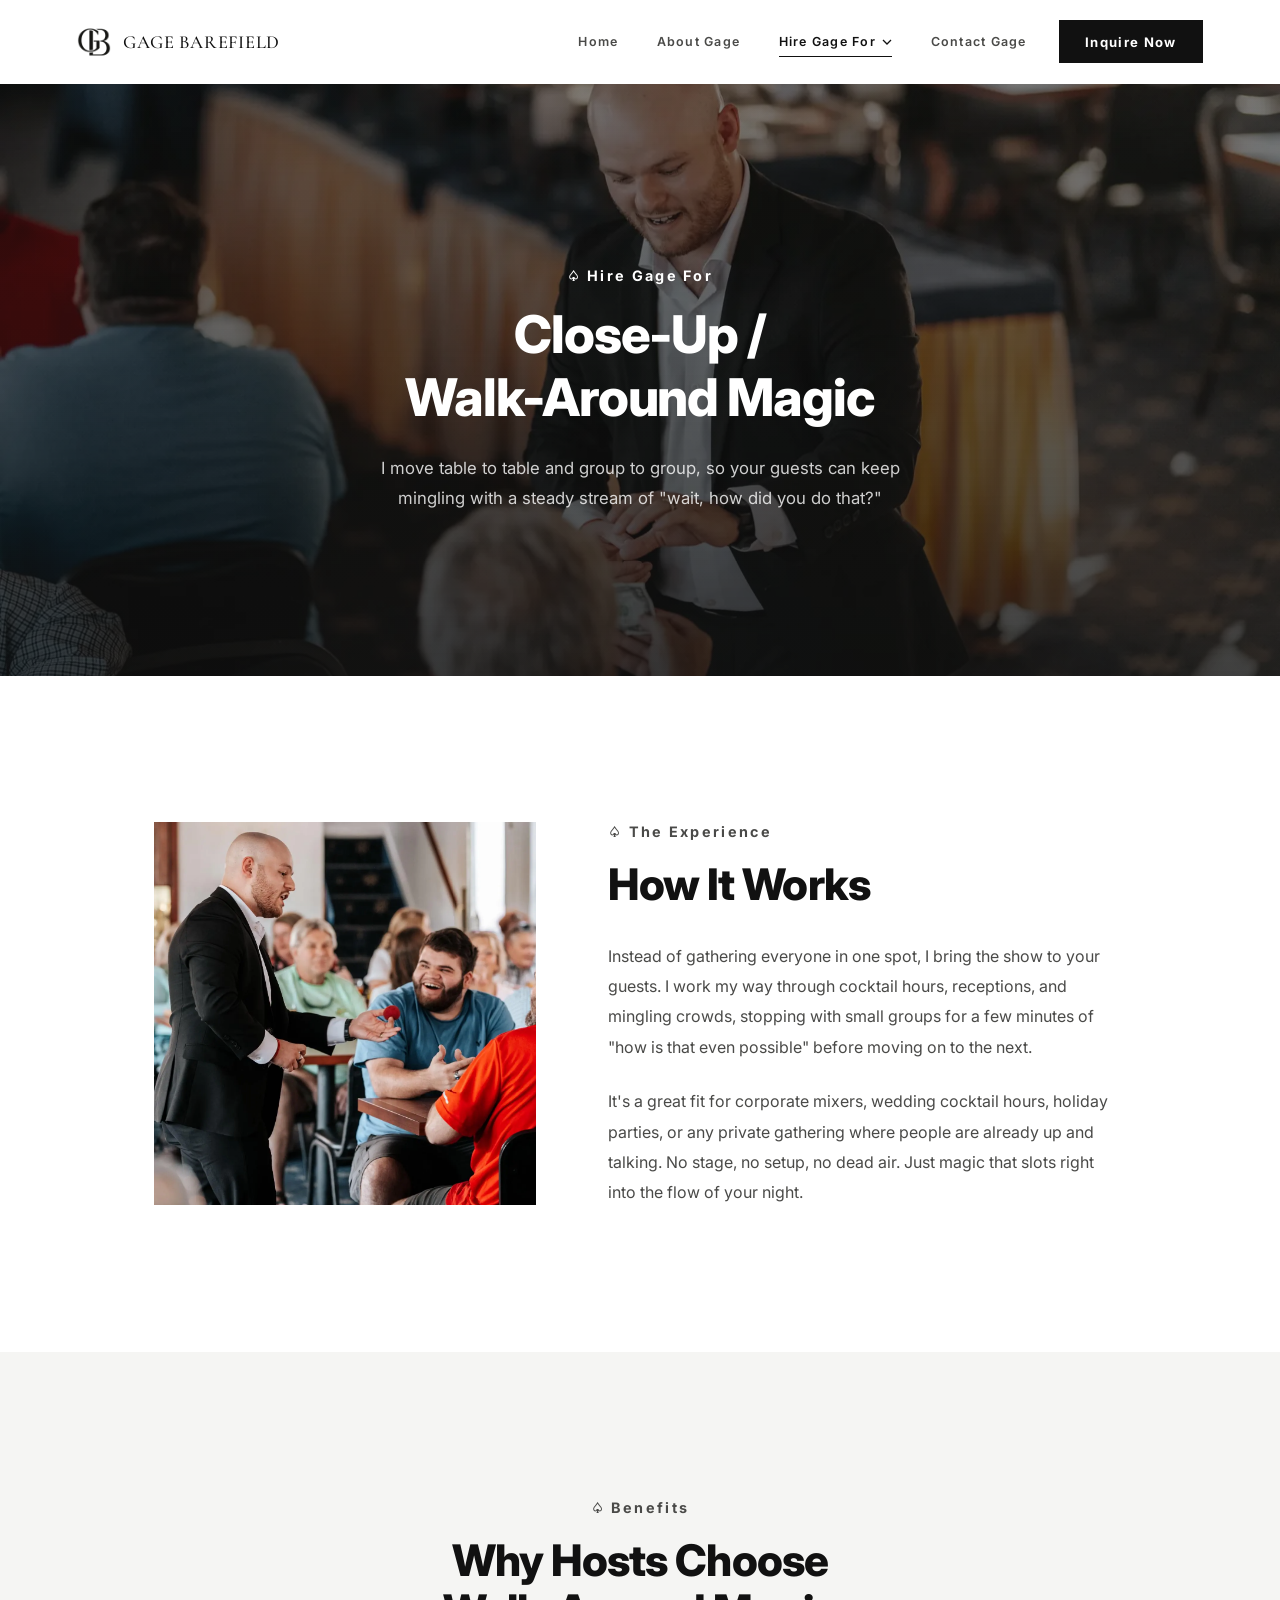
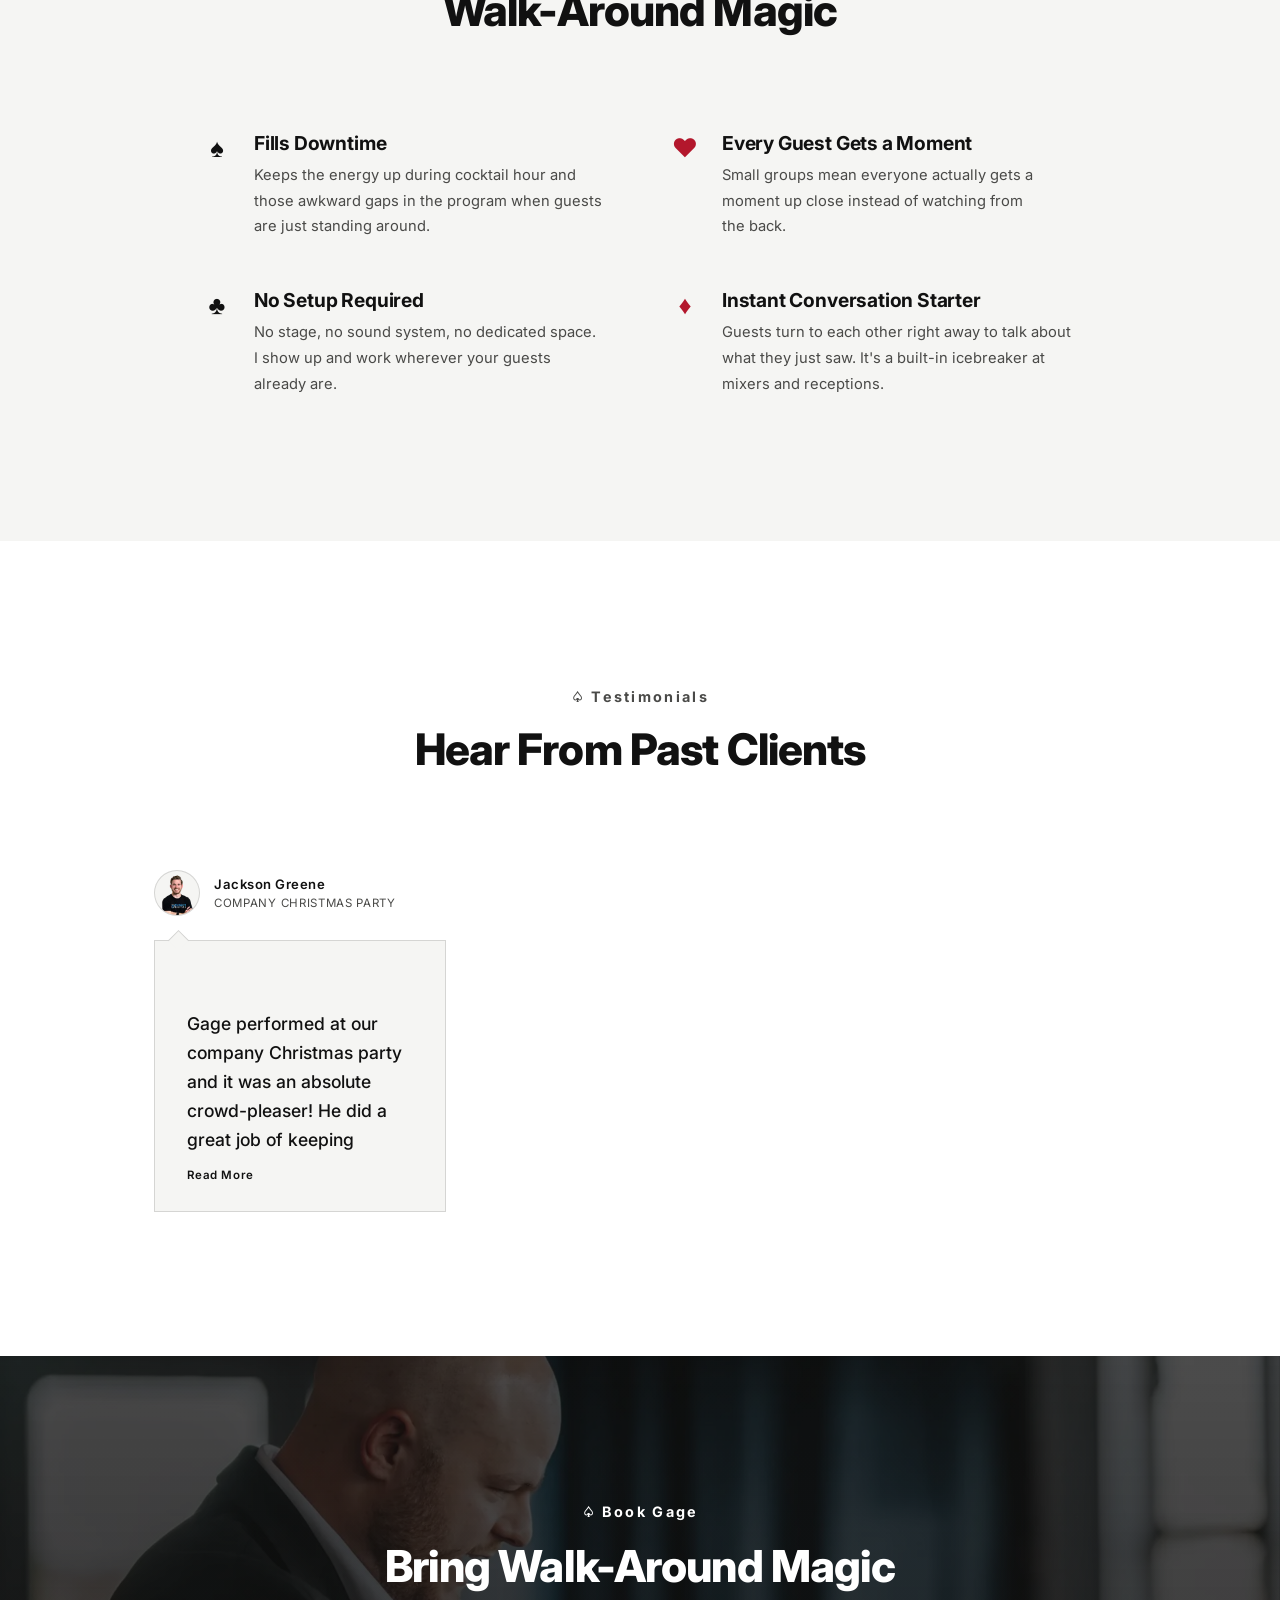
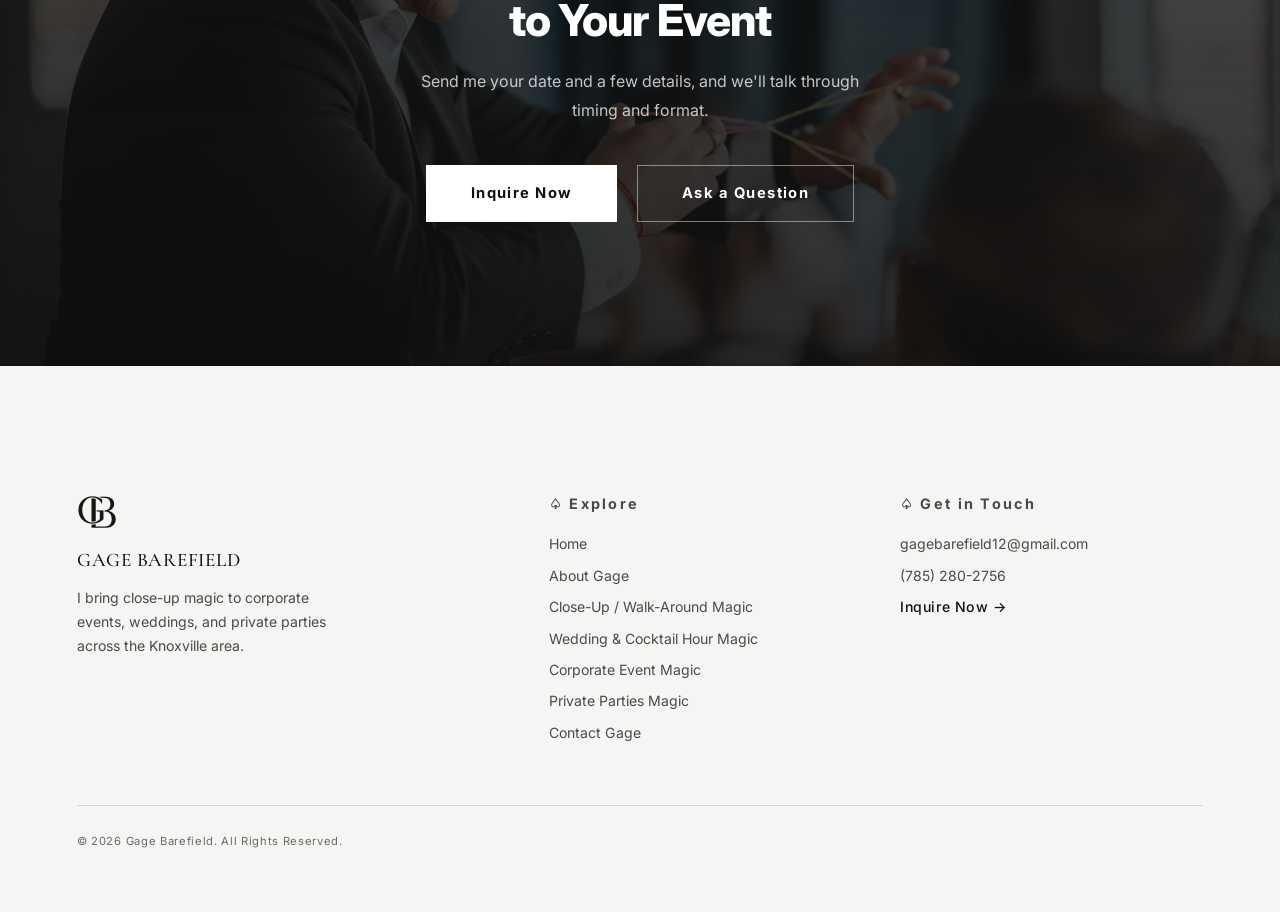
<file: walk-around-magic.html>
<!DOCTYPE html>
<html lang="en">
<head>
<meta charset="UTF-8" />
<meta name="viewport" content="width=device-width, initial-scale=1.0" />
<title>Close-Up &amp; Walk-Around Magic in Knoxville - Gage Barefield</title>
<meta name="description" content="Roaming close-up magic that moves table to table at cocktail hours, receptions, and parties around Knoxville. No stage or setup needed." />
<link rel="canonical" href="https://www.gagebarefield.com/walk-around-magic" />
<meta property="og:type" content="website" />
<meta property="og:site_name" content="Gage Barefield" />
<meta property="og:title" content="Close-Up &amp; Walk-Around Magic in Knoxville - Gage Barefield" />
<meta property="og:description" content="Roaming close-up magic that moves table to table at cocktail hours, receptions, and parties around Knoxville. No stage or setup needed." />
<meta property="og:url" content="https://www.gagebarefield.com/walk-around-magic" />
<meta property="og:image" content="https://www.gagebarefield.com/assets/Images%20Used/og-image.jpg" />
<meta property="og:image:width" content="1200" />
<meta property="og:image:height" content="630" />
<meta name="twitter:card" content="summary_large_image" />

<link rel="preconnect" href="https://fonts.googleapis.com">
<link rel="preconnect" href="https://fonts.gstatic.com" crossorigin>
<link href="https://fonts.googleapis.com/css2?family=Cormorant+Garamond:wght@500&family=Inter:wght@300;400;500;600;700;800&display=swap" rel="stylesheet">

<link rel="icon" type="image/png" sizes="32x32" href="assets/Images%20Used/favicon-32.png" />
<link rel="icon" type="image/png" sizes="16x16" href="assets/Images%20Used/favicon-16.png" />
<link rel="apple-touch-icon" sizes="180x180" href="assets/Images%20Used/apple-touch-icon.png" />
<meta name="theme-color" content="#111111" />

<link rel="stylesheet" href="styles.css" />
  <!-- Microsoft Clarity -->
  <script type="text/javascript">
    (function(c,l,a,r,i,t,y){
        c[a]=c[a]||function(){(c[a].q=c[a].q||[]).push(arguments)};
        t=l.createElement(r);t.async=1;t.src="https://www.clarity.ms/tag/"+i;
        y=l.getElementsByTagName(r)[0];y.parentNode.insertBefore(t,y);
    })(window, document, "clarity", "script", "zesss39anp");
  </script>
</head>
<body>

<header class="site-nav" id="site-nav">
  <div class="site-nav__inner">
    <a href="/" class="site-nav__logo">
      <img src="assets/Images%20Used/gb-logo.webp" alt="Gage Barefield monogram" class="site-nav__mark" />
      <span class="site-nav__word">Gage Barefield</span>
    </a>

    <nav class="site-nav__links" aria-label="Primary">
      <a href="/" class="site-nav__link">Home</a>
      <a href="/about" class="site-nav__link">About Gage</a>
      <div class="site-nav__dropdown">
        <button type="button" class="site-nav__link site-nav__link--dropdown is-active" aria-expanded="false">
          Hire Gage For
          <svg class="site-nav__chevron" width="10" height="6" viewBox="0 0 10 6" aria-hidden="true"><path d="M1 1l4 4 4-4" stroke="currentColor" stroke-width="1.3" fill="none"/></svg>
        </button>
        <div class="site-nav__dropdown-menu">
          <a href="/walk-around-magic" class="site-nav__dropdown-link">Close-Up / Walk-Around Magic</a>
          <a href="/wedding-cocktail-hour" class="site-nav__dropdown-link">Wedding &amp; Cocktail Hour Magic</a>
          <a href="/corporate-events" class="site-nav__dropdown-link">Corporate Event Magic</a>
          <a href="/private-parties" class="site-nav__dropdown-link">Private Parties Magic</a>
        </div>
      </div>
      <a href="/contact" class="site-nav__link">Contact Gage</a>
    </nav>

    <a href="/book-now" class="site-nav__cta">Inquire Now</a>

    <button type="button" class="site-nav__toggle" id="navToggle" aria-label="Toggle menu" aria-expanded="false">
      <span></span><span></span><span></span>
    </button>
  </div>

  <div class="site-nav__mobile" id="navMobile">
    <a href="/" class="site-nav__mobile-link">Home</a>
    <a href="/about" class="site-nav__mobile-link">About Gage</a>
    <span class="site-nav__mobile-label">Hire Gage For</span>
    <a href="/walk-around-magic" class="site-nav__mobile-link site-nav__mobile-link--sub">Close-Up / Walk-Around Magic</a>
    <a href="/wedding-cocktail-hour" class="site-nav__mobile-link site-nav__mobile-link--sub">Wedding &amp; Cocktail Hour Magic</a>
    <a href="/corporate-events" class="site-nav__mobile-link site-nav__mobile-link--sub">Corporate Event Magic</a>
    <a href="/private-parties" class="site-nav__mobile-link site-nav__mobile-link--sub">Private Parties Magic</a>
    <a href="/contact" class="site-nav__mobile-link">Contact Gage</a>
    <a href="tel:+17852802756" class="site-nav__mobile-link">Call (785) 280-2756</a>
    <a href="/book-now" class="site-nav__mobile-link site-nav__mobile-link--cta">Inquire Now</a>
  </div>
</header>

<main class="page">

  <section class="page-hero page-hero--image">
    <div class="page-hero__bg page-hero__bg--walk-around" aria-hidden="true" data-parallax data-parallax-speed="0.12" data-parallax-max="18"></div>
    <div class="page-hero__inner">
      <span class="eyebrow fade-up">Hire Gage For</span>
      <h1 class="page-hero__title fade-up fade-up--delay-1"><span class="nowrap">Close-Up /</span> <span class="nowrap">Walk-Around</span> Magic</h1>
      <p class="page-hero__text fade-up fade-up--delay-2">
        I move table to table and group to group, so your guests can keep mingling with a steady stream of "wait, how did you do that?"
      </p>
    </div>
  </section>

  <section class="section">
    <div class="container">
      <div class="media-copy">
        <div class="image-slot image-slot--square media-copy__media fade-up">
          <img class="image-slot__photo" src="assets/Images%20Used/walk-around-table.webp" alt="Gage performing close-up magic for a table of laughing guests" data-parallax data-parallax-speed="0.1" data-parallax-max="14" />
        </div>

        <div class="media-copy__copy">
          <div class="section-head fade-up fade-up--delay-1">
            <span class="eyebrow">The Experience</span>
            <h2 class="section-head__title">How It Works</h2>
          </div>

          <p class="description__text fade-up fade-up--delay-2">
            Instead of gathering everyone in one spot, I bring the show to your guests. I work my way through cocktail hours, receptions, and mingling crowds, stopping with small groups for a few minutes of "how is that even possible" before moving
            on to the next.
          </p>
          <p class="description__text fade-up fade-up--delay-3">
            It's a great fit for corporate mixers, wedding cocktail hours, holiday parties,
            or any private gathering where people are already up and talking. No stage, no
            setup, no dead air. Just magic that slots right into the flow of your night.
          </p>
        </div>
      </div>
    </div>
  </section>

  <section class="section section--alt">
    <div class="container">
      <div class="section-head section-head--center fade-up">
        <span class="eyebrow">Benefits</span>
        <h2 class="section-head__title">Why Hosts Choose <span class="nowrap">Walk-Around</span> Magic</h2>
      </div>

      <div class="benefits-grid">
        <div class="benefit-card fade-up fade-up--delay-1">
          <span class="benefit-card__mark benefit-card__mark--suit" aria-hidden="true">&spades;</span>
          <div>
            <h3 class="benefit-card__title">Fills Downtime</h3>
            <p class="benefit-card__text">Keeps the energy up during cocktail hour and those awkward gaps in the program when guests are just standing around.</p>
          </div>
        </div>
        <div class="benefit-card fade-up fade-up--delay-2">
          <span class="benefit-card__mark benefit-card__mark--suit benefit-card__mark--red" aria-hidden="true">&hearts;</span>
          <div>
            <h3 class="benefit-card__title">Every Guest Gets a Moment</h3>
            <p class="benefit-card__text">Small groups mean everyone actually gets a moment up close instead of watching from the back.</p>
          </div>
        </div>
        <div class="benefit-card fade-up fade-up--delay-3">
          <span class="benefit-card__mark benefit-card__mark--suit" aria-hidden="true">&clubs;</span>
          <div>
            <h3 class="benefit-card__title">No Setup Required</h3>
            <p class="benefit-card__text">No stage, no sound system, no dedicated space. I show up and work wherever your guests already are.</p>
          </div>
        </div>
        <div class="benefit-card fade-up fade-up--delay-4">
          <span class="benefit-card__mark benefit-card__mark--suit benefit-card__mark--red" aria-hidden="true">&diams;</span>
          <div>
            <h3 class="benefit-card__title">Instant Conversation Starter</h3>
            <p class="benefit-card__text">Guests turn to each other right away to talk about what they just saw. It's a built-in icebreaker at mixers and receptions.</p>
          </div>
        </div>
      </div>
    </div>
  </section>

  <section class="section">
    <div class="container">
      <div class="section-head section-head--center fade-up">
        <span class="eyebrow">Testimonials</span>
        <h2 class="section-head__title">Hear From Past Clients</h2>
      </div>

      <div class="testimonials-grid">
        <div class="testimonial-card fade-up fade-up--delay-1">
          <div class="testimonial-card__person">
            <span class="avatar">
              <img class="avatar__photo" src="assets/Images%20Used/jackson-greene.webp" alt="Jackson Greene" />
            </span>
            <div>
              <p class="testimonial-card__name">Jackson Greene</p>
              <p class="testimonial-card__role">Company Christmas Party</p>
            </div>
          </div>
          <div class="testimonial-card__bubble">
            <div class="testimonial-card__stars" role="img" aria-label="5 out of 5 stars">
            <svg width="20" height="20" viewBox="0 0 24 24" fill="none" stroke="currentColor" stroke-width="1.5" stroke-linejoin="round" aria-hidden="true"><path d="M12 2.5l2.97 6.28 6.78.75-5.02 4.75 1.37 6.72L12 17.9l-6.1 3.1 1.37-6.72-5.02-4.75 6.78-.75L12 2.5z"/></svg>
            <svg width="20" height="20" viewBox="0 0 24 24" fill="none" stroke="currentColor" stroke-width="1.5" stroke-linejoin="round" aria-hidden="true"><path d="M12 2.5l2.97 6.28 6.78.75-5.02 4.75 1.37 6.72L12 17.9l-6.1 3.1 1.37-6.72-5.02-4.75 6.78-.75L12 2.5z"/></svg>
            <svg width="20" height="20" viewBox="0 0 24 24" fill="none" stroke="currentColor" stroke-width="1.5" stroke-linejoin="round" aria-hidden="true"><path d="M12 2.5l2.97 6.28 6.78.75-5.02 4.75 1.37 6.72L12 17.9l-6.1 3.1 1.37-6.72-5.02-4.75 6.78-.75L12 2.5z"/></svg>
            <svg width="20" height="20" viewBox="0 0 24 24" fill="none" stroke="currentColor" stroke-width="1.5" stroke-linejoin="round" aria-hidden="true"><path d="M12 2.5l2.97 6.28 6.78.75-5.02 4.75 1.37 6.72L12 17.9l-6.1 3.1 1.37-6.72-5.02-4.75 6.78-.75L12 2.5z"/></svg>
            <svg width="20" height="20" viewBox="0 0 24 24" fill="none" stroke="currentColor" stroke-width="1.5" stroke-linejoin="round" aria-hidden="true"><path d="M12 2.5l2.97 6.28 6.78.75-5.02 4.75 1.37 6.72L12 17.9l-6.1 3.1 1.37-6.72-5.02-4.75 6.78-.75L12 2.5z"/></svg>
            </div>
            <p class="testimonial-card__quote">
            Gage performed at our company Christmas party and it was an absolute crowd-pleaser!
            He did a great job of keeping everyone engaged and ended with a trick that left
            everyone totally stunned. I still don't know how it was possible to this day! If
            you're looking for a magician for your next wedding, party, venue, or event, I
            couldn't recommend Gage more!
            </p>
            <button type="button" class="testimonial-card__toggle" hidden>Read More</button>
          </div>
        </div>
        <div class="testimonial-card fade-up fade-up--delay-2">
          <div class="testimonial-card__person">
            <span class="avatar">
              <img class="avatar__photo" src="assets/Images%20Used/andre-chavez.jpg" alt="Andre Chavez" />
            </span>
            <div>
              <p class="testimonial-card__name">Andre Chavez</p>
              <p class="testimonial-card__role">Wedding</p>
            </div>
          </div>
          <div class="testimonial-card__bubble">
            <div class="testimonial-card__stars" role="img" aria-label="5 out of 5 stars">
            <svg width="20" height="20" viewBox="0 0 24 24" fill="none" stroke="currentColor" stroke-width="1.5" stroke-linejoin="round" aria-hidden="true"><path d="M12 2.5l2.97 6.28 6.78.75-5.02 4.75 1.37 6.72L12 17.9l-6.1 3.1 1.37-6.72-5.02-4.75 6.78-.75L12 2.5z"/></svg>
            <svg width="20" height="20" viewBox="0 0 24 24" fill="none" stroke="currentColor" stroke-width="1.5" stroke-linejoin="round" aria-hidden="true"><path d="M12 2.5l2.97 6.28 6.78.75-5.02 4.75 1.37 6.72L12 17.9l-6.1 3.1 1.37-6.72-5.02-4.75 6.78-.75L12 2.5z"/></svg>
            <svg width="20" height="20" viewBox="0 0 24 24" fill="none" stroke="currentColor" stroke-width="1.5" stroke-linejoin="round" aria-hidden="true"><path d="M12 2.5l2.97 6.28 6.78.75-5.02 4.75 1.37 6.72L12 17.9l-6.1 3.1 1.37-6.72-5.02-4.75 6.78-.75L12 2.5z"/></svg>
            <svg width="20" height="20" viewBox="0 0 24 24" fill="none" stroke="currentColor" stroke-width="1.5" stroke-linejoin="round" aria-hidden="true"><path d="M12 2.5l2.97 6.28 6.78.75-5.02 4.75 1.37 6.72L12 17.9l-6.1 3.1 1.37-6.72-5.02-4.75 6.78-.75L12 2.5z"/></svg>
            <svg width="20" height="20" viewBox="0 0 24 24" fill="none" stroke="currentColor" stroke-width="1.5" stroke-linejoin="round" aria-hidden="true"><path d="M12 2.5l2.97 6.28 6.78.75-5.02 4.75 1.37 6.72L12 17.9l-6.1 3.1 1.37-6.72-5.02-4.75 6.78-.75L12 2.5z"/></svg>
            </div>
            <p class="testimonial-card__quote">
            Mr. Barefield did an incredible job as a magician for my wedding. My daughter and the
            adults were intrigued with his magic skills. He was the cherry on top for my wedding.
            There is something about him that pulls all of your attention to him. This guy is
            talented, smart, and very respectful. He is a great guy!
            </p>
            <button type="button" class="testimonial-card__toggle" hidden>Read More</button>
          </div>
        </div>
        <div class="testimonial-card fade-up fade-up--delay-3">
          <div class="testimonial-card__person">
            <span class="avatar">
              <img class="avatar__photo" src="assets/Images%20Used/bailee.webp" alt="Bailee Bridwell" />
            </span>
            <div>
              <p class="testimonial-card__name">Bailee Bridwell</p>
              <p class="testimonial-card__role">Tennessee Riverboat Company</p>
            </div>
          </div>
          <div class="testimonial-card__bubble">
            <div class="testimonial-card__stars" role="img" aria-label="5 out of 5 stars">
            <svg width="20" height="20" viewBox="0 0 24 24" fill="none" stroke="currentColor" stroke-width="1.5" stroke-linejoin="round" aria-hidden="true"><path d="M12 2.5l2.97 6.28 6.78.75-5.02 4.75 1.37 6.72L12 17.9l-6.1 3.1 1.37-6.72-5.02-4.75 6.78-.75L12 2.5z"/></svg>
            <svg width="20" height="20" viewBox="0 0 24 24" fill="none" stroke="currentColor" stroke-width="1.5" stroke-linejoin="round" aria-hidden="true"><path d="M12 2.5l2.97 6.28 6.78.75-5.02 4.75 1.37 6.72L12 17.9l-6.1 3.1 1.37-6.72-5.02-4.75 6.78-.75L12 2.5z"/></svg>
            <svg width="20" height="20" viewBox="0 0 24 24" fill="none" stroke="currentColor" stroke-width="1.5" stroke-linejoin="round" aria-hidden="true"><path d="M12 2.5l2.97 6.28 6.78.75-5.02 4.75 1.37 6.72L12 17.9l-6.1 3.1 1.37-6.72-5.02-4.75 6.78-.75L12 2.5z"/></svg>
            <svg width="20" height="20" viewBox="0 0 24 24" fill="none" stroke="currentColor" stroke-width="1.5" stroke-linejoin="round" aria-hidden="true"><path d="M12 2.5l2.97 6.28 6.78.75-5.02 4.75 1.37 6.72L12 17.9l-6.1 3.1 1.37-6.72-5.02-4.75 6.78-.75L12 2.5z"/></svg>
            <svg width="20" height="20" viewBox="0 0 24 24" fill="none" stroke="currentColor" stroke-width="1.5" stroke-linejoin="round" aria-hidden="true"><path d="M12 2.5l2.97 6.28 6.78.75-5.02 4.75 1.37 6.72L12 17.9l-6.1 3.1 1.37-6.72-5.02-4.75 6.78-.75L12 2.5z"/></svg>
            </div>
            <p class="testimonial-card__quote">
            We hired Gage to come to our business. He was great with the customers and really
            kept people entertained the entire time. We had several great reviews with him.
            </p>
            <button type="button" class="testimonial-card__toggle" hidden>Read More</button>
          </div>
        </div>
      </div>
    </div>
  </section>

  <section class="cta-banner cta-banner--image">
    <div class="cta-banner__bg cta-banner__bg--walk-around" aria-hidden="true" data-parallax data-parallax-speed="0.1" data-parallax-max="16"></div>
    <div class="cta-banner__inner">
      <span class="eyebrow fade-up">Book Gage</span>
      <h2 class="cta-banner__title fade-up fade-up--delay-1">Bring <span class="nowrap">Walk-Around</span> Magic to Your Event</h2>
      <p class="cta-banner__text fade-up fade-up--delay-2">
        Send me your date and a few details, and we'll talk through timing and format.
      </p>
      <div class="cta-banner__actions fade-up fade-up--delay-3">
        <a href="/book-now" class="btn btn--on-dark">Inquire Now</a>
        <a href="/contact" class="btn btn--ghost-on-dark">Ask a Question</a>
      </div>
    </div>
  </section>

</main>

<footer class="site-footer">
  <div class="site-footer__inner">
    <div class="site-footer__brand">
      <img src="assets/Images%20Used/gb-logo.webp" alt="Gage Barefield monogram" class="site-footer__mark" />
      <p class="site-footer__name">Gage Barefield</p>
      <p class="site-footer__tagline">I bring close-up magic to corporate events, weddings, and private parties across the Knoxville area.</p>
    </div>

    <div class="site-footer__col">
      <span class="eyebrow">Explore</span>
      <a href="/">Home</a>
      <a href="/about">About Gage</a>
      <a href="/walk-around-magic">Close-Up / Walk-Around Magic</a>
      <a href="/wedding-cocktail-hour">Wedding &amp; Cocktail Hour Magic</a>
      <a href="/corporate-events">Corporate Event Magic</a>
      <a href="/private-parties">Private Parties Magic</a>
      <a href="/contact">Contact Gage</a>
    </div>

    <div class="site-footer__col">
      <span class="eyebrow">Get in Touch</span>
      <a href="mailto:gagebarefield12@gmail.com">gagebarefield12@gmail.com</a>
      <a href="tel:+17852802756">(785) 280-2756</a>
      <a href="/book-now" class="site-footer__cta">Inquire Now &rarr;</a>
    </div>
  </div>

  <div class="site-footer__bottom">
    <p>&copy; 2026 Gage Barefield. All Rights Reserved.</p>
  </div>
</footer>

<script src="js/animations.js"></script>
<a href="tel:+17852802756" class="call-fab" aria-label="Call Gage at (785) 280-2756">
  <svg class="call-fab__icon" width="24" height="24" viewBox="0 0 24 24" aria-hidden="true"><path d="M6.6 10.8a15.1 15.1 0 0 0 6.6 6.6l2.2-2.2a1 1 0 0 1 1-.25 11.4 11.4 0 0 0 3.6.57 1 1 0 0 1 1 1V20a1 1 0 0 1-1 1A17 17 0 0 1 3 4a1 1 0 0 1 1-1h3.5a1 1 0 0 1 1 1c0 1.25.2 2.45.57 3.6a1 1 0 0 1-.25 1z" fill="currentColor"/></svg>
</a>
</body>
</html>
</file>
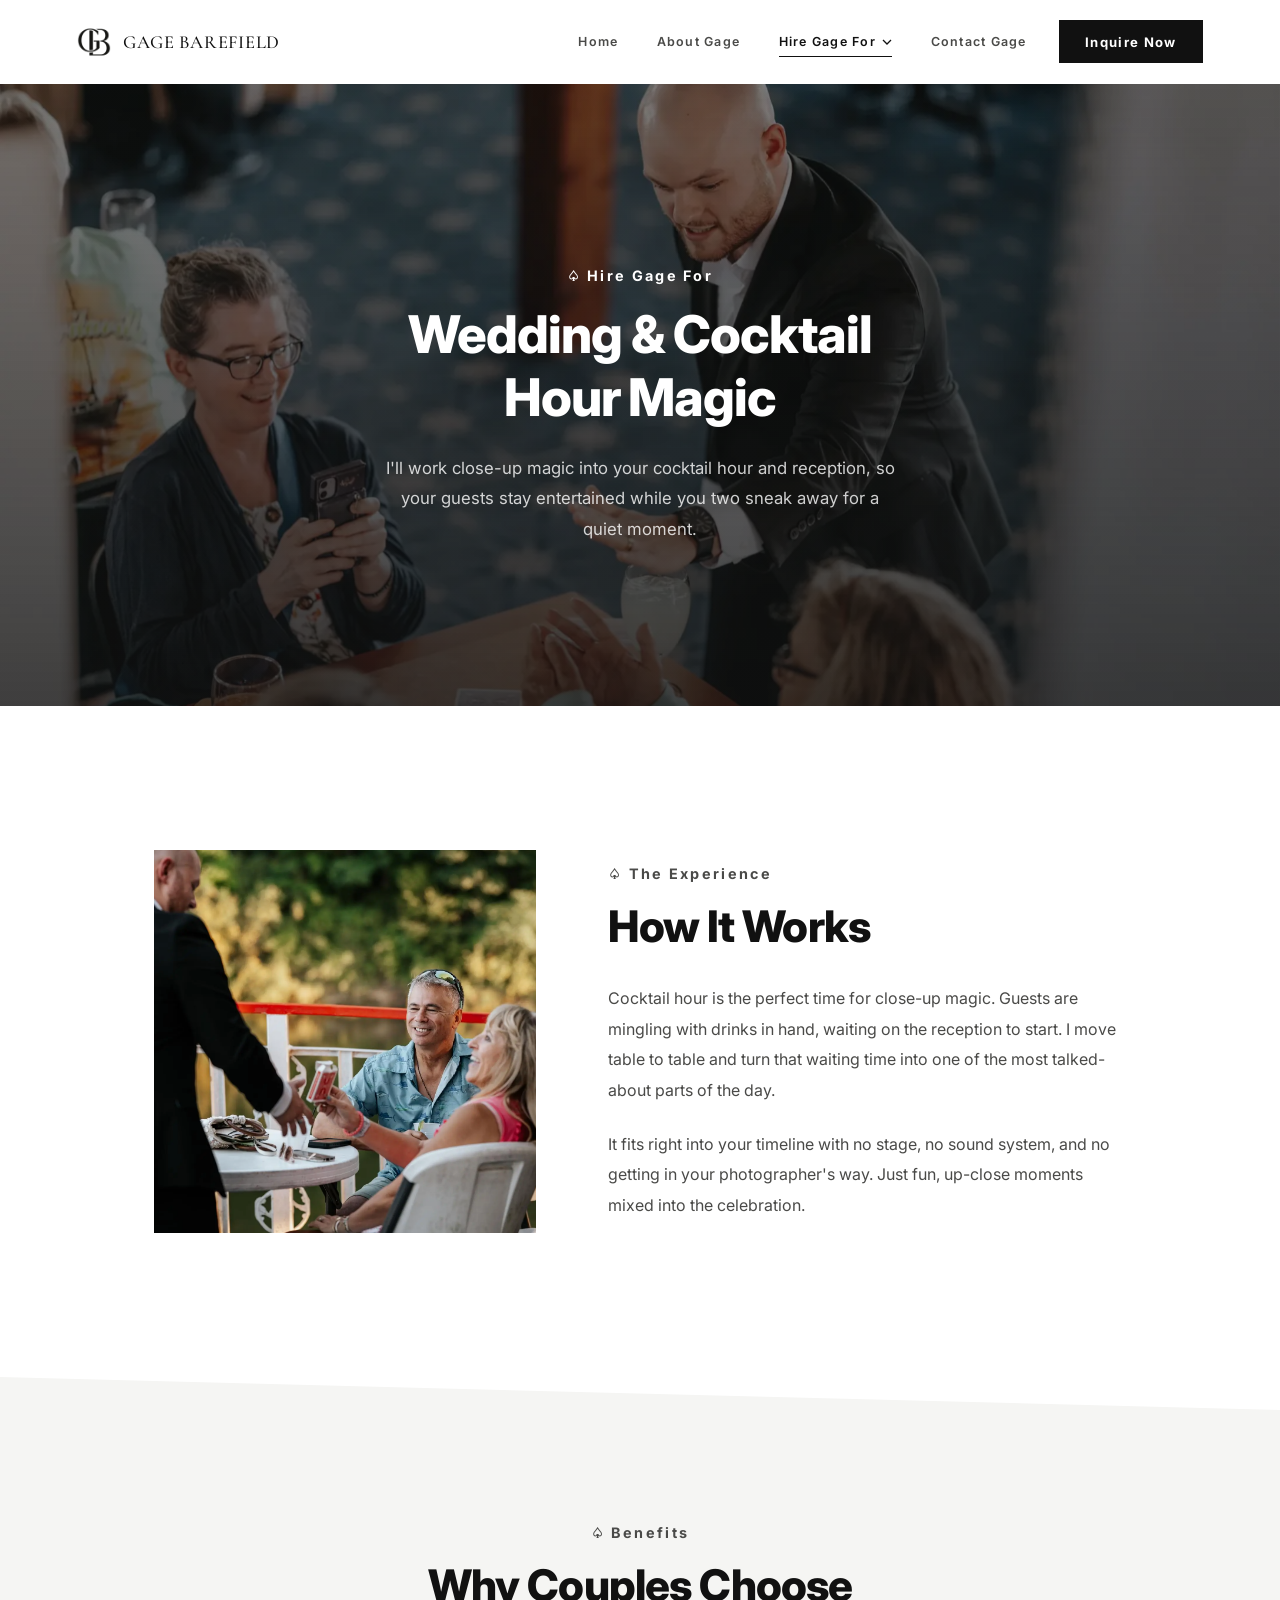
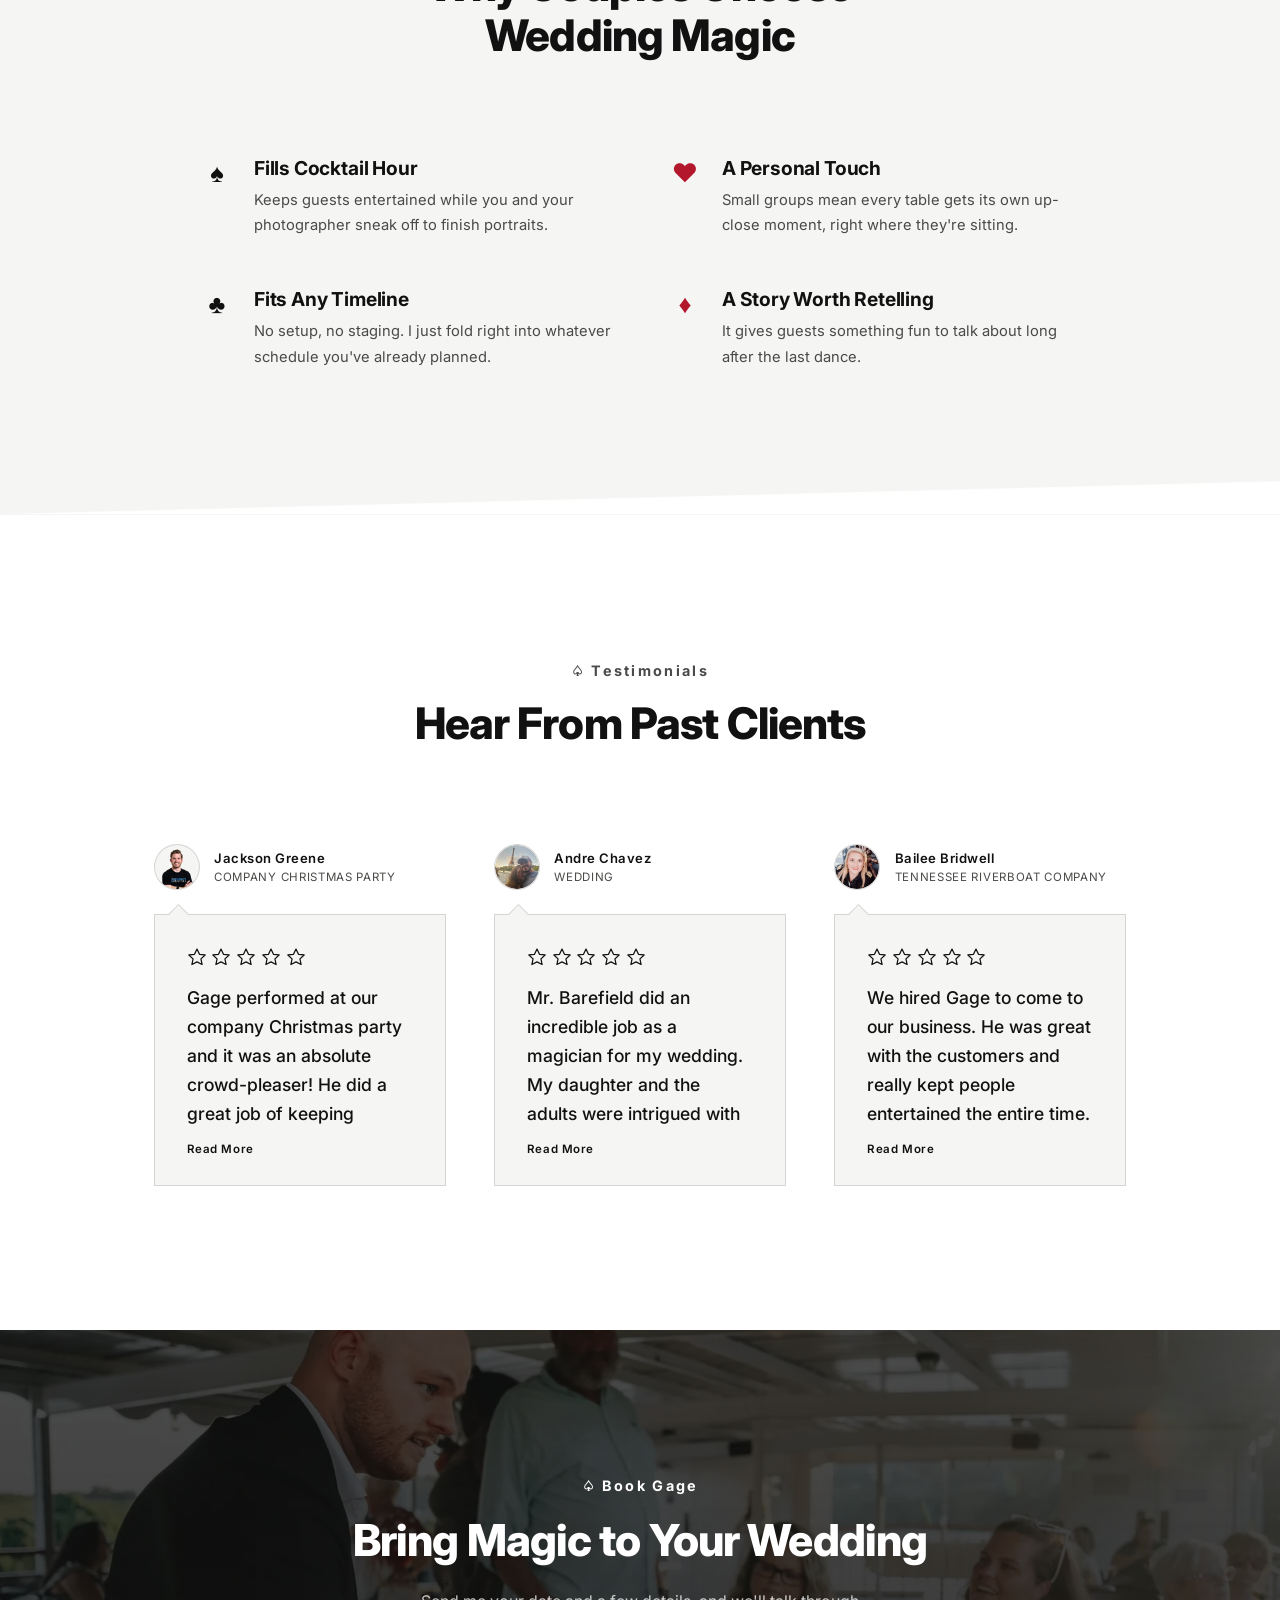
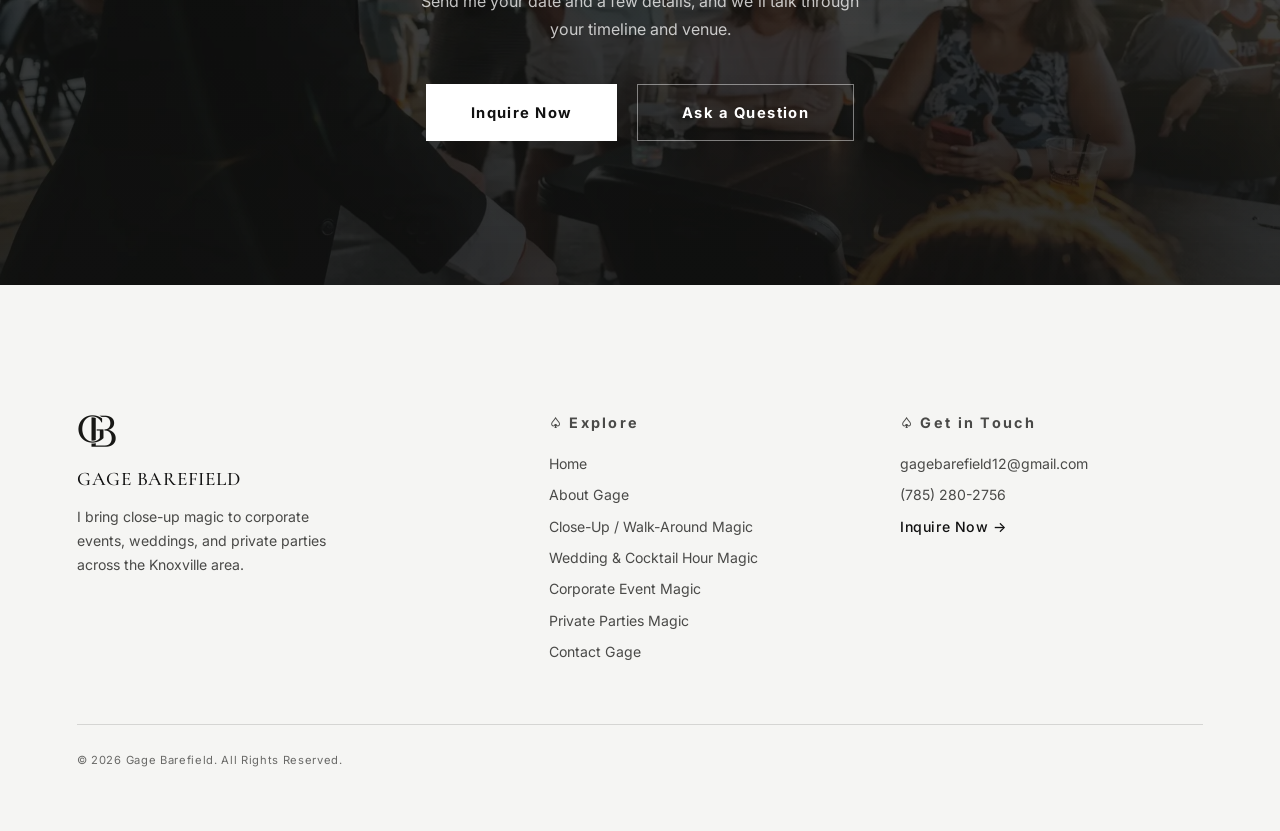
<file: wedding-cocktail-hour.html>
<!DOCTYPE html>
<html lang="en">
<head>
<meta charset="UTF-8" />
<meta name="viewport" content="width=device-width, initial-scale=1.0" />
<title>Knoxville Wedding &amp; Cocktail Hour Magic - Gage Barefield</title>
<meta name="description" content="Close-up magic for your wedding cocktail hour and reception around Knoxville, keeping guests entertained while you sneak away for photos." />
<link rel="canonical" href="https://www.gagebarefield.com/wedding-cocktail-hour" />
<meta property="og:type" content="website" />
<meta property="og:site_name" content="Gage Barefield" />
<meta property="og:title" content="Knoxville Wedding &amp; Cocktail Hour Magic - Gage Barefield" />
<meta property="og:description" content="Close-up magic for your wedding cocktail hour and reception around Knoxville, keeping guests entertained while you sneak away for photos." />
<meta property="og:url" content="https://www.gagebarefield.com/wedding-cocktail-hour" />
<meta property="og:image" content="https://www.gagebarefield.com/assets/Images%20Used/og-image.jpg" />
<meta property="og:image:width" content="1200" />
<meta property="og:image:height" content="630" />
<meta name="twitter:card" content="summary_large_image" />

<link rel="preconnect" href="https://fonts.googleapis.com">
<link rel="preconnect" href="https://fonts.gstatic.com" crossorigin>
<link href="https://fonts.googleapis.com/css2?family=Cormorant+Garamond:wght@500&family=Inter:wght@300;400;500;600;700;800&display=swap" rel="stylesheet">

<link rel="icon" type="image/png" sizes="32x32" href="assets/Images%20Used/favicon-32.png" />
<link rel="icon" type="image/png" sizes="16x16" href="assets/Images%20Used/favicon-16.png" />
<link rel="apple-touch-icon" sizes="180x180" href="assets/Images%20Used/apple-touch-icon.png" />
<meta name="theme-color" content="#111111" />

<link rel="stylesheet" href="styles.css" />
  <!-- Microsoft Clarity -->
  <script type="text/javascript">
    (function(c,l,a,r,i,t,y){
        c[a]=c[a]||function(){(c[a].q=c[a].q||[]).push(arguments)};
        t=l.createElement(r);t.async=1;t.src="https://www.clarity.ms/tag/"+i;
        y=l.getElementsByTagName(r)[0];y.parentNode.insertBefore(t,y);
    })(window, document, "clarity", "script", "zesss39anp");
  </script>
</head>
<body>

<header class="site-nav" id="site-nav">
  <div class="site-nav__inner">
    <a href="/" class="site-nav__logo">
      <img src="assets/Images%20Used/gb-logo.webp" alt="Gage Barefield monogram" class="site-nav__mark" />
      <span class="site-nav__word">Gage Barefield</span>
    </a>

    <nav class="site-nav__links" aria-label="Primary">
      <a href="/" class="site-nav__link">Home</a>
      <a href="/about" class="site-nav__link">About Gage</a>
      <div class="site-nav__dropdown">
        <button type="button" class="site-nav__link site-nav__link--dropdown is-active" aria-expanded="false">
          Hire Gage For
          <svg class="site-nav__chevron" width="10" height="6" viewBox="0 0 10 6" aria-hidden="true"><path d="M1 1l4 4 4-4" stroke="currentColor" stroke-width="1.3" fill="none"/></svg>
        </button>
        <div class="site-nav__dropdown-menu">
          <a href="/walk-around-magic" class="site-nav__dropdown-link">Close-Up / Walk-Around Magic</a>
          <a href="/wedding-cocktail-hour" class="site-nav__dropdown-link">Wedding &amp; Cocktail Hour Magic</a>
          <a href="/corporate-events" class="site-nav__dropdown-link">Corporate Event Magic</a>
          <a href="/private-parties" class="site-nav__dropdown-link">Private Parties Magic</a>
        </div>
      </div>
      <a href="/contact" class="site-nav__link">Contact Gage</a>
    </nav>

    <a href="/book-now" class="site-nav__cta">Inquire Now</a>

    <button type="button" class="site-nav__toggle" id="navToggle" aria-label="Toggle menu" aria-expanded="false">
      <span></span><span></span><span></span>
    </button>
  </div>

  <div class="site-nav__mobile" id="navMobile">
    <a href="/" class="site-nav__mobile-link">Home</a>
    <a href="/about" class="site-nav__mobile-link">About Gage</a>
    <span class="site-nav__mobile-label">Hire Gage For</span>
    <a href="/walk-around-magic" class="site-nav__mobile-link site-nav__mobile-link--sub">Close-Up / Walk-Around Magic</a>
    <a href="/wedding-cocktail-hour" class="site-nav__mobile-link site-nav__mobile-link--sub">Wedding &amp; Cocktail Hour Magic</a>
    <a href="/corporate-events" class="site-nav__mobile-link site-nav__mobile-link--sub">Corporate Event Magic</a>
    <a href="/private-parties" class="site-nav__mobile-link site-nav__mobile-link--sub">Private Parties Magic</a>
    <a href="/contact" class="site-nav__mobile-link">Contact Gage</a>
    <a href="tel:+17852802756" class="site-nav__mobile-link">Call (785) 280-2756</a>
    <a href="/book-now" class="site-nav__mobile-link site-nav__mobile-link--cta">Inquire Now</a>
  </div>
</header>

<main class="page">

  <section class="page-hero page-hero--image">
    <div class="page-hero__bg page-hero__bg--wedding" aria-hidden="true" data-parallax data-parallax-speed="0.12" data-parallax-max="18"></div>
    <div class="page-hero__inner">
      <span class="eyebrow fade-up">Hire Gage For</span>
      <h1 class="page-hero__title fade-up fade-up--delay-1">Wedding &amp; Cocktail Hour Magic</h1>
      <p class="page-hero__text fade-up fade-up--delay-2">
        I'll work close-up magic into your cocktail hour and reception, so your guests stay entertained while you two sneak away for a quiet moment.
      </p>
    </div>
  </section>

  <section class="section">
    <div class="container">
      <div class="media-copy">
        <div class="image-slot image-slot--square media-copy__media fade-up">
          <img class="image-slot__photo" src="assets/Images%20Used/cocktail-hour-golden.webp" alt="Gage performing card magic for a couple at golden hour" data-parallax data-parallax-speed="0.1" data-parallax-max="14" />
        </div>

        <div class="media-copy__copy">
          <div class="section-head fade-up fade-up--delay-1">
            <span class="eyebrow">The Experience</span>
            <h2 class="section-head__title">How It Works</h2>
          </div>

          <p class="description__text fade-up fade-up--delay-2">
            Cocktail hour is the perfect time for close-up magic. Guests are mingling with drinks in hand, waiting on the reception to start. I move table to table and turn that waiting time into one of the most talked-about parts
            of the day.
          </p>
          <p class="description__text fade-up fade-up--delay-3">
            It fits right into your timeline with no stage, no sound system, and no getting in your photographer's way. Just fun, up-close moments mixed into the celebration.
          </p>
        </div>
      </div>
    </div>
  </section>

  <section class="section section--alt">
    <div class="container">
      <div class="section-head section-head--center fade-up">
        <span class="eyebrow">Benefits</span>
        <h2 class="section-head__title">Why Couples Choose Wedding Magic</h2>
      </div>

      <div class="benefits-grid">
        <div class="benefit-card fade-up fade-up--delay-1">
          <span class="benefit-card__mark benefit-card__mark--suit" aria-hidden="true">&spades;</span>
          <div>
            <h3 class="benefit-card__title">Fills Cocktail Hour</h3>
            <p class="benefit-card__text">Keeps guests entertained while you and your photographer sneak off to finish portraits.</p>
          </div>
        </div>
        <div class="benefit-card fade-up fade-up--delay-2">
          <span class="benefit-card__mark benefit-card__mark--suit benefit-card__mark--red" aria-hidden="true">&hearts;</span>
          <div>
            <h3 class="benefit-card__title">A Personal Touch</h3>
            <p class="benefit-card__text">Small groups mean every table gets its own up-close moment, right where they're sitting.</p>
          </div>
        </div>
        <div class="benefit-card fade-up fade-up--delay-3">
          <span class="benefit-card__mark benefit-card__mark--suit" aria-hidden="true">&clubs;</span>
          <div>
            <h3 class="benefit-card__title">Fits Any Timeline</h3>
            <p class="benefit-card__text">No setup, no staging. I just fold right into whatever schedule you've already planned.</p>
          </div>
        </div>
        <div class="benefit-card fade-up fade-up--delay-4">
          <span class="benefit-card__mark benefit-card__mark--suit benefit-card__mark--red" aria-hidden="true">&diams;</span>
          <div>
            <h3 class="benefit-card__title">A Story Worth Retelling</h3>
            <p class="benefit-card__text">It gives guests something fun to talk about long after the last dance.</p>
          </div>
        </div>
      </div>
    </div>
  </section>

  <section class="section">
    <div class="container">
      <div class="section-head section-head--center fade-up">
        <span class="eyebrow">Testimonials</span>
        <h2 class="section-head__title">Hear From Past Clients</h2>
      </div>

      <div class="testimonials-grid">
        <div class="testimonial-card fade-up fade-up--delay-1">
          <div class="testimonial-card__person">
            <span class="avatar">
              <img class="avatar__photo" src="assets/Images%20Used/jackson-greene.webp" alt="Jackson Greene" />
            </span>
            <div>
              <p class="testimonial-card__name">Jackson Greene</p>
              <p class="testimonial-card__role">Company Christmas Party</p>
            </div>
          </div>
          <div class="testimonial-card__bubble">
            <div class="testimonial-card__stars" role="img" aria-label="5 out of 5 stars">
            <svg width="20" height="20" viewBox="0 0 24 24" fill="none" stroke="currentColor" stroke-width="1.5" stroke-linejoin="round" aria-hidden="true"><path d="M12 2.5l2.97 6.28 6.78.75-5.02 4.75 1.37 6.72L12 17.9l-6.1 3.1 1.37-6.72-5.02-4.75 6.78-.75L12 2.5z"/></svg>
            <svg width="20" height="20" viewBox="0 0 24 24" fill="none" stroke="currentColor" stroke-width="1.5" stroke-linejoin="round" aria-hidden="true"><path d="M12 2.5l2.97 6.28 6.78.75-5.02 4.75 1.37 6.72L12 17.9l-6.1 3.1 1.37-6.72-5.02-4.75 6.78-.75L12 2.5z"/></svg>
            <svg width="20" height="20" viewBox="0 0 24 24" fill="none" stroke="currentColor" stroke-width="1.5" stroke-linejoin="round" aria-hidden="true"><path d="M12 2.5l2.97 6.28 6.78.75-5.02 4.75 1.37 6.72L12 17.9l-6.1 3.1 1.37-6.72-5.02-4.75 6.78-.75L12 2.5z"/></svg>
            <svg width="20" height="20" viewBox="0 0 24 24" fill="none" stroke="currentColor" stroke-width="1.5" stroke-linejoin="round" aria-hidden="true"><path d="M12 2.5l2.97 6.28 6.78.75-5.02 4.75 1.37 6.72L12 17.9l-6.1 3.1 1.37-6.72-5.02-4.75 6.78-.75L12 2.5z"/></svg>
            <svg width="20" height="20" viewBox="0 0 24 24" fill="none" stroke="currentColor" stroke-width="1.5" stroke-linejoin="round" aria-hidden="true"><path d="M12 2.5l2.97 6.28 6.78.75-5.02 4.75 1.37 6.72L12 17.9l-6.1 3.1 1.37-6.72-5.02-4.75 6.78-.75L12 2.5z"/></svg>
            </div>
            <p class="testimonial-card__quote">
            Gage performed at our company Christmas party and it was an absolute crowd-pleaser!
            He did a great job of keeping everyone engaged and ended with a trick that left
            everyone totally stunned. I still don't know how it was possible to this day! If
            you're looking for a magician for your next wedding, party, venue, or event, I
            couldn't recommend Gage more!
            </p>
            <button type="button" class="testimonial-card__toggle" hidden>Read More</button>
          </div>
        </div>
        <div class="testimonial-card fade-up fade-up--delay-2">
          <div class="testimonial-card__person">
            <span class="avatar">
              <img class="avatar__photo" src="assets/Images%20Used/andre-chavez.jpg" alt="Andre Chavez" />
            </span>
            <div>
              <p class="testimonial-card__name">Andre Chavez</p>
              <p class="testimonial-card__role">Wedding</p>
            </div>
          </div>
          <div class="testimonial-card__bubble">
            <div class="testimonial-card__stars" role="img" aria-label="5 out of 5 stars">
            <svg width="20" height="20" viewBox="0 0 24 24" fill="none" stroke="currentColor" stroke-width="1.5" stroke-linejoin="round" aria-hidden="true"><path d="M12 2.5l2.97 6.28 6.78.75-5.02 4.75 1.37 6.72L12 17.9l-6.1 3.1 1.37-6.72-5.02-4.75 6.78-.75L12 2.5z"/></svg>
            <svg width="20" height="20" viewBox="0 0 24 24" fill="none" stroke="currentColor" stroke-width="1.5" stroke-linejoin="round" aria-hidden="true"><path d="M12 2.5l2.97 6.28 6.78.75-5.02 4.75 1.37 6.72L12 17.9l-6.1 3.1 1.37-6.72-5.02-4.75 6.78-.75L12 2.5z"/></svg>
            <svg width="20" height="20" viewBox="0 0 24 24" fill="none" stroke="currentColor" stroke-width="1.5" stroke-linejoin="round" aria-hidden="true"><path d="M12 2.5l2.97 6.28 6.78.75-5.02 4.75 1.37 6.72L12 17.9l-6.1 3.1 1.37-6.72-5.02-4.75 6.78-.75L12 2.5z"/></svg>
            <svg width="20" height="20" viewBox="0 0 24 24" fill="none" stroke="currentColor" stroke-width="1.5" stroke-linejoin="round" aria-hidden="true"><path d="M12 2.5l2.97 6.28 6.78.75-5.02 4.75 1.37 6.72L12 17.9l-6.1 3.1 1.37-6.72-5.02-4.75 6.78-.75L12 2.5z"/></svg>
            <svg width="20" height="20" viewBox="0 0 24 24" fill="none" stroke="currentColor" stroke-width="1.5" stroke-linejoin="round" aria-hidden="true"><path d="M12 2.5l2.97 6.28 6.78.75-5.02 4.75 1.37 6.72L12 17.9l-6.1 3.1 1.37-6.72-5.02-4.75 6.78-.75L12 2.5z"/></svg>
            </div>
            <p class="testimonial-card__quote">
            Mr. Barefield did an incredible job as a magician for my wedding. My daughter and the
            adults were intrigued with his magic skills. He was the cherry on top for my wedding.
            There is something about him that pulls all of your attention to him. This guy is
            talented, smart, and very respectful. He is a great guy!
            </p>
            <button type="button" class="testimonial-card__toggle" hidden>Read More</button>
          </div>
        </div>
        <div class="testimonial-card fade-up fade-up--delay-3">
          <div class="testimonial-card__person">
            <span class="avatar">
              <img class="avatar__photo" src="assets/Images%20Used/bailee.webp" alt="Bailee Bridwell" />
            </span>
            <div>
              <p class="testimonial-card__name">Bailee Bridwell</p>
              <p class="testimonial-card__role">Tennessee Riverboat Company</p>
            </div>
          </div>
          <div class="testimonial-card__bubble">
            <div class="testimonial-card__stars" role="img" aria-label="5 out of 5 stars">
            <svg width="20" height="20" viewBox="0 0 24 24" fill="none" stroke="currentColor" stroke-width="1.5" stroke-linejoin="round" aria-hidden="true"><path d="M12 2.5l2.97 6.28 6.78.75-5.02 4.75 1.37 6.72L12 17.9l-6.1 3.1 1.37-6.72-5.02-4.75 6.78-.75L12 2.5z"/></svg>
            <svg width="20" height="20" viewBox="0 0 24 24" fill="none" stroke="currentColor" stroke-width="1.5" stroke-linejoin="round" aria-hidden="true"><path d="M12 2.5l2.97 6.28 6.78.75-5.02 4.75 1.37 6.72L12 17.9l-6.1 3.1 1.37-6.72-5.02-4.75 6.78-.75L12 2.5z"/></svg>
            <svg width="20" height="20" viewBox="0 0 24 24" fill="none" stroke="currentColor" stroke-width="1.5" stroke-linejoin="round" aria-hidden="true"><path d="M12 2.5l2.97 6.28 6.78.75-5.02 4.75 1.37 6.72L12 17.9l-6.1 3.1 1.37-6.72-5.02-4.75 6.78-.75L12 2.5z"/></svg>
            <svg width="20" height="20" viewBox="0 0 24 24" fill="none" stroke="currentColor" stroke-width="1.5" stroke-linejoin="round" aria-hidden="true"><path d="M12 2.5l2.97 6.28 6.78.75-5.02 4.75 1.37 6.72L12 17.9l-6.1 3.1 1.37-6.72-5.02-4.75 6.78-.75L12 2.5z"/></svg>
            <svg width="20" height="20" viewBox="0 0 24 24" fill="none" stroke="currentColor" stroke-width="1.5" stroke-linejoin="round" aria-hidden="true"><path d="M12 2.5l2.97 6.28 6.78.75-5.02 4.75 1.37 6.72L12 17.9l-6.1 3.1 1.37-6.72-5.02-4.75 6.78-.75L12 2.5z"/></svg>
            </div>
            <p class="testimonial-card__quote">
            We hired Gage to come to our business. He was great with the customers and really
            kept people entertained the entire time. We had several great reviews with him.
            </p>
            <button type="button" class="testimonial-card__toggle" hidden>Read More</button>
          </div>
        </div>
      </div>
    </div>
  </section>

  <section class="cta-banner cta-banner--image">
    <div class="cta-banner__bg cta-banner__bg--wedding" aria-hidden="true" data-parallax data-parallax-speed="0.1" data-parallax-max="16"></div>
    <div class="cta-banner__inner">
      <span class="eyebrow fade-up">Book Gage</span>
      <h2 class="cta-banner__title fade-up fade-up--delay-1">Bring Magic to Your Wedding</h2>
      <p class="cta-banner__text fade-up fade-up--delay-2">
        Send me your date and a few details, and we'll talk through your timeline and venue.
      </p>
      <div class="cta-banner__actions fade-up fade-up--delay-3">
        <a href="/book-now" class="btn btn--on-dark">Inquire Now</a>
        <a href="/contact" class="btn btn--ghost-on-dark">Ask a Question</a>
      </div>
    </div>
  </section>

</main>

<footer class="site-footer">
  <div class="site-footer__inner">
    <div class="site-footer__brand">
      <img src="assets/Images%20Used/gb-logo.webp" alt="Gage Barefield monogram" class="site-footer__mark" />
      <p class="site-footer__name">Gage Barefield</p>
      <p class="site-footer__tagline">I bring close-up magic to corporate events, weddings, and private parties across the Knoxville area.</p>
    </div>

    <div class="site-footer__col">
      <span class="eyebrow">Explore</span>
      <a href="/">Home</a>
      <a href="/about">About Gage</a>
      <a href="/walk-around-magic">Close-Up / Walk-Around Magic</a>
      <a href="/wedding-cocktail-hour">Wedding &amp; Cocktail Hour Magic</a>
      <a href="/corporate-events">Corporate Event Magic</a>
      <a href="/private-parties">Private Parties Magic</a>
      <a href="/contact">Contact Gage</a>
    </div>

    <div class="site-footer__col">
      <span class="eyebrow">Get in Touch</span>
      <a href="mailto:gagebarefield12@gmail.com">gagebarefield12@gmail.com</a>
      <a href="tel:+17852802756">(785) 280-2756</a>
      <a href="/book-now" class="site-footer__cta">Inquire Now &rarr;</a>
    </div>
  </div>

  <div class="site-footer__bottom">
    <p>&copy; 2026 Gage Barefield. All Rights Reserved.</p>
  </div>
</footer>

<script src="js/animations.js"></script>
<a href="tel:+17852802756" class="call-fab" aria-label="Call Gage at (785) 280-2756">
  <svg class="call-fab__icon" width="24" height="24" viewBox="0 0 24 24" aria-hidden="true"><path d="M6.6 10.8a15.1 15.1 0 0 0 6.6 6.6l2.2-2.2a1 1 0 0 1 1-.25 11.4 11.4 0 0 0 3.6.57 1 1 0 0 1 1 1V20a1 1 0 0 1-1 1A17 17 0 0 1 3 4a1 1 0 0 1 1-1h3.5a1 1 0 0 1 1 1c0 1.25.2 2.45.57 3.6a1 1 0 0 1-.25 1z" fill="currentColor"/></svg>
</a>
</body>
</html>
</file>
<file: styles.css>
:root {
  --ivory: #FFFFFF;
  --ivory-soft: #F5F5F3;
  --ink: #111111;
  --ink-soft: #4a4a48;
  --hairline: rgba(17, 17, 17, 0.14);
  --hairline-strong: rgba(17, 17, 17, 0.22);
  --font-sans: 'Inter', -apple-system, BlinkMacSystemFont, 'Segoe UI', sans-serif;
  --font-serif: 'Cormorant Garamond', 'Times New Roman', serif;

  --ease: cubic-bezier(0.16, 1, 0.3, 1);
  --container: 1320px;
  --nav-height: 84px;
}

* {
  margin: 0;
  padding: 0;
  box-sizing: border-box;
}

html {
  scroll-behavior: smooth;
  scroll-padding-top: var(--nav-height);
}

body {
  background-color: var(--ivory);
  color: var(--ink);
  font-family: var(--font-sans);
  font-weight: 400;
  -webkit-font-smoothing: antialiased;
  -moz-osx-font-smoothing: grayscale;
  text-rendering: optimizeLegibility;
  overflow-x: hidden;
}

.page {
  width: 100%;
}

img {
  max-width: 100%;
  display: block;
}

a {
  color: inherit;
}

.container {
  width: 100%;
  max-width: var(--container);
  margin: 0 auto;
  padding: 0 6vw;
}

.eyebrow {
  display: inline-block;
  font-family: var(--font-sans);
  font-size: 0.9rem;
  font-weight: 700;
  letter-spacing: 0.16em;
  line-height: 1.6;
  color: var(--ink-soft);
}

.eyebrow::before {
  content: '\2664';
  display: inline-block;
  margin-right: 0.5em;
  letter-spacing: 0;
}

.divider {
  width: 44px;
  height: 1px;
  background-color: var(--hairline-strong);
  margin: 2.25rem 0;
}

.divider--center {
  margin-left: auto;
  margin-right: auto;
}

.section-head {
  max-width: 640px;
  margin-bottom: 6rem;
}

.section-head--center {
  margin-left: auto;
  margin-right: auto;
  text-align: center;
}

.section-head__title {
  font-family: var(--font-sans);
  font-weight: 800;
  font-size: clamp(1.9rem, 3.4vw, 2.75rem);
  letter-spacing: -0.02em;
  line-height: 1.15;
  margin-top: 1rem;
}

.section-head__text {
  font-family: var(--font-sans);
  font-weight: 400;
  font-size: 1rem;
  line-height: 1.8;
  color: var(--ink-soft);
  margin-top: 1.25rem;
  max-width: 540px;
}

.section-head--center .section-head__text {
  margin-left: auto;
  margin-right: auto;
}

.btn {
  display: inline-block;
  font-family: var(--font-sans);
  font-weight: 700;
  font-size: 0.92rem;
  letter-spacing: 0.1em;
  text-decoration: none;
  cursor: pointer;
  padding: 1.15rem 2.75rem;
  border: 1px solid var(--ink);
  position: relative;
  overflow: hidden;
  isolation: isolate;
  transition: color 0.55s var(--ease), border-color 0.55s var(--ease);
}

.btn::before {
  content: '';
  position: absolute;
  top: var(--fill-y, 50%);
  left: var(--fill-x, 50%);
  width: 14px;
  height: 14px;
  margin: -7px 0 0 -7px;
  border-radius: 50%;
  background-color: var(--fill-color, var(--ink));
  transform: scale(0);
  z-index: -1;
  pointer-events: none;
}

.btn:hover::before,
.btn:focus-visible::before {
  transform: scale(60);
  transition: transform 3.5s var(--ease);
}

.btn--dark {
  color: var(--ivory);
  background-color: var(--ink);
  border-color: var(--ink);
  --fill-color: var(--ivory);
}

.btn--dark:hover,
.btn--dark:focus-visible {
  color: var(--ink);
}

.btn--ghost {
  color: var(--ink);
  background-color: transparent;
  --fill-color: var(--ink);
}

.btn--ghost:hover,
.btn--ghost:focus-visible {
  color: var(--ivory);
}

.btn--on-dark {
  color: var(--ink);
  background-color: var(--ivory);
  border-color: var(--ivory);
  --fill-color: var(--ink);
}

.btn--on-dark:hover,
.btn--on-dark:focus-visible {
  color: var(--ivory);
}

.btn--ghost-on-dark {
  color: var(--ivory);
  background-color: transparent;
  border-color: rgba(255, 255, 255, 0.45);
  --fill-color: var(--ivory);
}

.btn--ghost-on-dark:hover,
.btn--ghost-on-dark:focus-visible {
  color: var(--ink);
  border-color: var(--ivory);
}

.btn:focus-visible {
  outline: 1px solid currentColor;
  outline-offset: 4px;
}

.link-arrow {
  display: inline-flex;
  align-items: center;
  gap: 0.6rem;
  font-family: var(--font-sans);
  font-size: 0.78rem;
  font-weight: 600;
  letter-spacing: 0.06em;
  text-decoration: none;
  color: var(--ink);
  padding-bottom: 3px;
  border-bottom: 1px solid var(--hairline-strong);
  transition: border-color 0.45s var(--ease), gap 0.45s var(--ease), color 0.45s var(--ease);
}

.link-arrow:hover,
.link-arrow:focus-visible {
  border-color: var(--ink);
  color: var(--ink);
  gap: 0.9rem;
}

.link-arrow svg {
  flex-shrink: 0;
}

.fade-up {
  opacity: 0;
  transform: translateY(36px);
  transition: opacity 1.4s var(--ease), transform 1.4s var(--ease);
  will-change: opacity, transform;
}

.fade-up.is-visible {
  opacity: 1;
  transform: translateY(0);
  /* Release the GPU layer once revealed; dozens of permanent layers
     strain mobile Safari and cause flicker under the sticky nav */
  will-change: auto;
}

.fade-up--delay-1 { transition-delay: 0.2s; }
.fade-up--delay-2 { transition-delay: 0.4s; }
.fade-up--delay-3 { transition-delay: 0.6s; }
.fade-up--delay-4 { transition-delay: 0.8s; }
.fade-up--delay-5 { transition-delay: 1s; }
.fade-up--delay-6 { transition-delay: 1.2s; }

@media (prefers-reduced-motion: reduce) {
  .fade-up {
    opacity: 1;
    transform: none;
    transition: none;
  }
}

.parallax {
  position: relative;
  overflow: hidden;
}

.parallax__layer {
  position: absolute;
  inset: -4% 0;
  width: 100%;
  height: 108%;
  background-size: cover;
  background-position: center;
}

[data-parallax] {
  will-change: transform;
}

.image-slot {
  position: relative;
  width: 100%;
  background-color: var(--ivory-soft);
  border: 1px dashed var(--hairline-strong);
  display: flex;
  align-items: center;
  justify-content: center;
  overflow: hidden;
}

.image-slot__photo {
  position: absolute;
  inset: -4% 0;
  width: 100%;
  height: 108%;
  object-fit: cover;
  display: block;
}

.image-slot:has(.image-slot__photo) {
  border: none;
}

.image-slot--portrait { aspect-ratio: 4 / 5; }
.image-slot--landscape { aspect-ratio: 16 / 10; }
.image-slot--square { aspect-ratio: 1 / 1; }

.image-slot__label {
  display: flex;
  flex-direction: column;
  align-items: center;
  gap: 0.6rem;
  color: var(--ink-soft);
  opacity: 0.5;
  font-family: var(--font-sans);
  font-size: 0.65rem;
  font-weight: 600;
  letter-spacing: 0.14em;
  text-transform: uppercase;
  text-align: center;
  padding: 1rem;
}

.avatar {
  width: 46px;
  height: 46px;
  border-radius: 50%;
  flex-shrink: 0;
  background-color: var(--ivory-soft);
  border: 1px dashed var(--hairline-strong);
  display: flex;
  align-items: center;
  justify-content: center;
  color: var(--ink-soft);
  opacity: 0.5;
  overflow: hidden;
}

.avatar__photo {
  width: 100%;
  height: 100%;
  object-fit: cover;
  display: block;
}

.avatar:has(.avatar__photo) {
  opacity: 1;
  border-style: solid;
  border-color: var(--hairline);
}

.site-nav {
  position: sticky;
  top: 0;
  z-index: 100;
  height: var(--nav-height);
  display: flex;
  align-items: center;
  background-color: rgba(255, 255, 255, 0.88);
  backdrop-filter: blur(10px);
  -webkit-backdrop-filter: blur(10px);
  border-bottom: 1px solid transparent;
  transition: border-color 0.55s var(--ease), box-shadow 0.55s var(--ease);
  /* Own compositing layer: stops Safari flickering the blurred bar while
     parallax photos move underneath it */
  transform: translateZ(0);
}

.site-nav.is-scrolled {
  border-bottom-color: var(--hairline);
  box-shadow: 0 8px 24px rgba(17, 17, 17, 0.04);
}

.site-nav__inner {
  width: 100%;
  max-width: var(--container);
  margin: 0 auto;
  padding: 0 6vw;
  display: flex;
  align-items: center;
  justify-content: space-between;
  gap: 2rem;
}

.site-nav__logo {
  display: flex;
  align-items: center;
  gap: 0.75rem;
  text-decoration: none;
  flex-shrink: 0;
}

.site-nav__mark {
  width: 34px;
  height: 34px;
  object-fit: contain;
}

.site-nav__word {
  font-family: var(--font-serif);
  font-weight: 500;
  font-size: 1.15rem;
  letter-spacing: 0.04em;
  text-transform: uppercase;
  color: var(--ink);
  white-space: nowrap;
}

.site-nav__links {
  display: flex;
  align-items: center;
  gap: 2.4rem;
  margin-left: auto;
}

.site-nav__link {
  position: relative;
  font-family: var(--font-sans);
  font-size: 0.78rem;
  font-weight: 600;
  letter-spacing: 0.1em;
  text-decoration: none;
  color: var(--ink-soft);
  background: none;
  border: none;
  display: inline-flex;
  align-items: center;
  gap: 0.4rem;
  cursor: pointer;
  padding: 0.4rem 0;
  transition: color 0.45s var(--ease);
}

.site-nav__link::after {
  content: '';
  position: absolute;
  left: 0;
  bottom: -2px;
  width: 0;
  height: 1px;
  background-color: var(--ink);
  transition: width 0.45s var(--ease);
}

.site-nav__link:hover,
.site-nav__link:focus-visible,
.site-nav__link.is-active {
  color: var(--ink);
}

.site-nav__link:hover::after,
.site-nav__link:focus-visible::after,
.site-nav__link.is-active::after {
  width: 100%;
}

.site-nav__chevron {
  transition: transform 0.45s var(--ease);
}

.site-nav__dropdown {
  position: relative;
}


.site-nav__dropdown-menu {
  position: absolute;
  top: calc(100% + 1.1rem);
  left: 50%;
  transform: translate(-50%, 8px);
  min-width: 240px;
  background-color: var(--ivory);
  border: 1px solid var(--hairline);
  border-top: 2px solid var(--ink);
  box-shadow: 0 18px 40px rgba(17, 17, 17, 0.08);
  padding: 0.75rem 0;
  opacity: 0;
  visibility: hidden;
  transition: opacity 0.45s var(--ease), transform 0.45s var(--ease), visibility 0.45s;
}

/* Invisible bridge over the gap between the trigger and the menu, so the
   hover isn't lost while the mouse travels down to the links */
.site-nav__dropdown-menu::before {
  content: '';
  position: absolute;
  left: 0;
  right: 0;
  bottom: 100%;
  height: calc(1.1rem + 10px);
}

/* Open on real hover (mouse only, not sticky touch hover), on tap/click
   via .is-open, and for keyboard users via :focus-visible. Plain
   :focus-within kept the menu stuck open after a mouse click. */
@media (hover: hover) {
  .site-nav__dropdown:hover .site-nav__dropdown-menu {
    opacity: 1;
    visibility: visible;
    transform: translate(-50%, 0);
  }

  .site-nav__dropdown:hover .site-nav__chevron {
    transform: rotate(180deg);
  }
}

.site-nav__dropdown.is-open .site-nav__dropdown-menu {
  opacity: 1;
  visibility: visible;
  transform: translate(-50%, 0);
}

.site-nav__dropdown.is-open .site-nav__chevron {
  transform: rotate(180deg);
}

.site-nav__dropdown:has(:focus-visible) .site-nav__dropdown-menu {
  opacity: 1;
  visibility: visible;
  transform: translate(-50%, 0);
}

.site-nav__dropdown:has(:focus-visible) .site-nav__chevron {
  transform: rotate(180deg);
}

.site-nav__dropdown-link {
  display: block;
  padding: 0.75rem 1.5rem;
  font-family: var(--font-sans);
  font-size: 0.8rem;
  font-weight: 500;
  letter-spacing: 0.04em;
  text-decoration: none;
  color: var(--ink-soft);
  white-space: nowrap;
  transition: color 0.35s var(--ease), background-color 0.35s var(--ease);
}

.site-nav__dropdown-link:hover,
.site-nav__dropdown-link:focus-visible {
  color: var(--ink);
  background-color: var(--ivory-soft);
}

/* Floating call button: mobile only, shown in the max-width: 860px query */
.call-fab {
  position: fixed;
  right: max(16px, env(safe-area-inset-right));
  bottom: max(16px, env(safe-area-inset-bottom));
  z-index: 90;
  width: 58px;
  height: 58px;
  display: none;
  align-items: center;
  justify-content: center;
  border-radius: 50%;
  color: var(--ivory);
  background-color: var(--ink);
  border: 1px solid var(--ink);
  box-shadow: 0 10px 28px rgba(17, 17, 17, 0.28);
  text-decoration: none;
  transition: background-color 0.35s var(--ease), color 0.35s var(--ease), transform 0.35s var(--ease);
}

.call-fab:hover,
.call-fab:focus-visible {
  background-color: var(--ivory);
  color: var(--ink);
}

.call-fab:active {
  transform: scale(0.94);
}

.call-fab__icon {
  width: 26px;
  height: 26px;
}

.site-nav__cta {
  flex-shrink: 0;
  font-family: var(--font-sans);
  font-size: 0.82rem;
  font-weight: 700;
  letter-spacing: 0.1em;
  text-decoration: none;
  color: var(--ivory);
  background-color: var(--ink);
  padding: 0.8rem 1.6rem;
  border: 1px solid var(--ink);
  position: relative;
  overflow: hidden;
  isolation: isolate;
  transition: color 0.5s var(--ease);
  --fill-color: var(--ivory);
}

.site-nav__cta::before {
  content: '';
  position: absolute;
  top: var(--fill-y, 50%);
  left: var(--fill-x, 50%);
  width: 14px;
  height: 14px;
  margin: -7px 0 0 -7px;
  border-radius: 50%;
  background-color: var(--fill-color);
  transform: scale(0);
  z-index: -1;
  pointer-events: none;
}

.site-nav__cta:hover::before,
.site-nav__cta:focus-visible::before {
  transform: scale(60);
  transition: transform 3.5s var(--ease);
}

.site-nav__cta:hover,
.site-nav__cta:focus-visible {
  color: var(--ink);
}

.site-nav__toggle {
  display: none;
  flex-direction: column;
  justify-content: center;
  gap: 5px;
  width: 32px;
  height: 32px;
  background: none;
  border: none;
  cursor: pointer;
  flex-shrink: 0;
  padding: 0;
}

.site-nav__toggle span {
  display: block;
  width: 100%;
  height: 1px;
  background-color: var(--ink);
  transition: transform 0.5s var(--ease), opacity 0.5s var(--ease);
}

.site-nav__toggle[aria-expanded="true"] span:nth-child(1) {
  transform: translateY(6px) rotate(45deg);
}

.site-nav__toggle[aria-expanded="true"] span:nth-child(2) {
  opacity: 0;
}

.site-nav__toggle[aria-expanded="true"] span:nth-child(3) {
  transform: translateY(-6px) rotate(-45deg);
}

.site-nav__mobile {
  display: none;
  flex-direction: column;
  position: absolute;
  top: 100%;
  left: 0;
  right: 0;
  background-color: var(--ivory);
  padding: 0 6vw;
  max-height: 0;
  overflow: hidden;
  /* Hidden after the close animation so closed links can't be tabbed to */
  visibility: hidden;
  transition: max-height 0.55s var(--ease), padding 0.55s var(--ease), visibility 0s linear 0.55s;
}

.site-nav__mobile.is-open {
  border-bottom: 1px solid var(--hairline);
  box-shadow: 0 24px 40px rgba(17, 17, 17, 0.08);
  padding: 1rem 6vw 2rem;
  max-height: calc(100svh - var(--nav-height));
  overflow-y: auto;
  visibility: visible;
  transition: max-height 0.55s var(--ease), padding 0.55s var(--ease), visibility 0s;
}

.site-nav__mobile-link {
  font-family: var(--font-sans);
  font-size: 0.95rem;
  font-weight: 500;
  letter-spacing: 0.04em;
  text-decoration: none;
  color: var(--ink);
  padding: 0.9rem 0;
  border-bottom: 1px solid var(--hairline);
}

.site-nav__mobile-link--sub {
  padding-left: 1rem;
  font-size: 0.85rem;
  color: var(--ink-soft);
}

.site-nav__mobile-link--cta {
  margin-top: 1rem;
  text-align: center;
  letter-spacing: 0.1em;
  font-size: 0.9rem;
  font-weight: 700;
  background-color: var(--ink);
  color: var(--ivory);
  border-bottom: none;
  padding: 1rem;
}

.site-nav__mobile-label {
  font-family: var(--font-sans);
  font-size: 0.7rem;
  font-weight: 600;
  letter-spacing: 0.18em;
  color: var(--ink);
  padding-top: 1.1rem;
}

.hero {
  min-height: calc(100svh - var(--nav-height));
  display: flex;
  align-items: center;
  justify-content: flex-start;
  padding: 13vh 7vw;
}

.hero__inner {
  max-width: 640px;
  width: 100%;
  display: flex;
  flex-direction: column;
  align-items: flex-start;
  text-align: left;
}

.hero__inner .eyebrow {
  margin-bottom: 1.25rem;
  color: var(--ivory);
}

.hero__title {
  font-family: var(--font-sans);
  font-weight: 800;
  font-size: clamp(2.2rem, 5vw, 3.4rem);
  letter-spacing: -0.02em;
  line-height: 1.2;
  color: var(--ink);
  margin-bottom: 1.5rem;
}

.hero__cycle {
  display: inline-block;
  overflow: hidden;
  height: 1.2em;
  vertical-align: top;
}

.hero__cycle-track {
  display: flex;
  flex-direction: column;
  transition: transform 0.9s var(--ease);
}

.hero__cycle-word {
  display: block;
  height: 1.2em;
  line-height: 1.2;
}

.nowrap {
  white-space: nowrap;
}

/* Even out heading lines and avoid one-word last lines in body copy */
.hero__subtitle,
.section-head__text,
.page-hero__text,
.description__text,
.feature-card__text,
.benefit-card__text,
.cta-banner__text,
.contact-intro p {
  text-wrap: pretty;
}

.section-head__title,
.page-hero__title,
.cta-banner__title,
.feature-card__title,
.benefit-card__title {
  text-wrap: balance;
}

.sr-only {
  position: absolute;
  width: 1px;
  height: 1px;
  padding: 0;
  margin: -1px;
  overflow: hidden;
  clip: rect(0, 0, 0, 0);
  white-space: nowrap;
  border: 0;
}

.hero__subtitle {
  font-family: var(--font-sans);
  font-weight: 400;
  font-size: clamp(1rem, 1.6vw, 1.1rem);
  line-height: 1.8;
  color: var(--ink-soft);
  max-width: 480px;
  margin-bottom: 2.75rem;
}

.hero__actions {
  display: flex;
  align-items: center;
  gap: 1.25rem;
  flex-wrap: wrap;
  justify-content: flex-start;
}

.hero--image,
.page-hero--image {
  position: relative;
  background-size: cover;
  background-position: top;
  isolation: isolate;
}

.hero__slideshow {
  position: absolute;
  inset: 0;
  z-index: 0;
  overflow: hidden;
}

.hero__slide {
  position: absolute;
  inset: -3% 0;
  background-size: cover;
  background-position: top;
  opacity: 0;
  animation: heroSlideshow 15s ease-in-out infinite;
  will-change: opacity, transform;
}

.hero__slide--1 {
  background-image: url('assets/Images%20Used/hero-1.webp');
  background-position: center 20%;
  animation-delay: 0s;
}

.hero__slide--2 {
  background-image: url('assets/Images%20Used/hero-2.webp');
  background-position: center 35%;
  animation-delay: 5s;
}

.hero__slide--3 {
  background-image: url('assets/Images%20Used/hero-3.webp');
  background-position: center 40%;
  animation-delay: 10s;
}

@media (max-width: 860px) {
  .hero__slide--1 { background-position: 74% 20%; }
  .hero__slide--2 { background-position: 82% 35%; }
  .hero__slide--3 { background-position: 15% 30%; }
}

@keyframes heroSlideshow {
  0% { opacity: 0; }
  4.76% { opacity: 1; }
  33.33% { opacity: 1; }
  38.1%, 100% { opacity: 0; }
}

@media (prefers-reduced-motion: reduce) {
  .hero__slide {
    animation: none;
    opacity: 0;
  }

  .hero__slide--1 {
    opacity: 1;
  }
}

.hero--image::before,
.page-hero--image::before {
  content: '';
  position: absolute;
  inset: 0;
  z-index: 1;
  background: linear-gradient(180deg, rgba(17, 17, 17, 0.55) 0%, rgba(17, 17, 17, 0.8) 100%);
}

.hero--image .hero__inner,
.page-hero--image .page-hero__inner {
  position: relative;
  z-index: 2;
}

.hero--image .hero__title,
.page-hero--image .page-hero__title {
  color: var(--ivory);
}

.hero--image .hero__subtitle,
.page-hero--image .page-hero__text {
  color: rgba(255, 255, 255, 0.8);
}

.page-hero {
  padding: 15vh 6vw 13vh;
  background-color: var(--ivory-soft);
  display: flex;
  justify-content: center;
  text-align: center;
}

.page-hero__inner {
  max-width: 640px;
}

/* Sub-page hero photo: oversized layer that drifts with [data-parallax],
   same contract as the home hero slides and .cta-banner__bg */
.page-hero--image {
  overflow: hidden;
  padding-top: 20vh;
  padding-bottom: 18vh;
}

.page-hero__bg {
  position: absolute;
  inset: -4% 0;
  z-index: 0;
  background-size: cover;
  background-position: center 35%;
}

.page-hero__bg--about { background-image: url('assets/Images%20Used/page-hero-about.webp'); background-position: center 30%; }
.page-hero__bg--corporate { background-image: url('assets/Images%20Used/page-hero-corporate.webp'); background-position: center 30%; }
.page-hero__bg--private-parties { background-image: url('assets/Images%20Used/page-hero-private-parties.webp'); background-position: center 30%; }
.page-hero__bg--walk-around { background-image: url('assets/Images%20Used/page-hero-walk-around.webp'); background-position: center 25%; }
.page-hero__bg--wedding { background-image: url('assets/Images%20Used/page-hero-wedding.webp'); background-position: center 35%; }

.page-hero--image .eyebrow {
  color: var(--ivory);
}

.page-hero__title {
  font-family: var(--font-sans);
  font-weight: 800;
  font-size: clamp(2.4rem, 5vw, 3.25rem);
  letter-spacing: -0.02em;
  margin-top: 1rem;
}

.page-hero__text {
  font-family: var(--font-sans);
  font-weight: 400;
  font-size: 1.05rem;
  line-height: 1.8;
  color: var(--ink-soft);
  margin-top: 1.5rem;
  max-width: 520px;
  margin-left: auto;
  margin-right: auto;
}

.section {
  padding: 16vh 6vw;
}

.section--alt {
  position: relative;
  background-color: var(--ivory-soft);
}

.section--tight {
  padding: 11vh 6vw;
}

.section--alt::before,
.section--alt::after {
  content: '';
  position: absolute;
  left: 0;
  z-index: 1;
  width: 100%;
  height: clamp(20px, 2.6vw, 38px);
  background: url("data:image/svg+xml,%3Csvg xmlns='http://www.w3.org/2000/svg' viewBox='0 0 100 40' preserveAspectRatio='none'%3E%3Cpolygon points='0,0 100,0 100,40 0,0' fill='%23FFFFFF'/%3E%3C/svg%3E") no-repeat;
  background-size: 100% 100%;
  pointer-events: none;
}

.section--alt::before {
  top: 0;
}

.section--alt::after {
  bottom: 0;
  transform: scaleY(-1);
}

.feature-grid {
  display: grid;
  grid-template-columns: repeat(3, 1fr);
  gap: 2rem;
  max-width: var(--container);
  margin: 0 auto;
}

.feature-card {
  text-align: center;
  padding: 0 2rem 2.25rem;
  border: 1px solid var(--hairline);
  border-radius: 14px;
  overflow: hidden;
  background-color: var(--ivory);
}

.feature-card__media {
  margin: 0 -2rem;
  aspect-ratio: 4 / 3;
  overflow: hidden;
  background-color: var(--ivory-soft);
}

.feature-card__photo {
  width: 100%;
  height: 100%;
  object-fit: cover;
  display: block;
}

.feature-card__title {
  font-family: var(--font-sans);
  font-weight: 700;
  font-size: 1.45rem;
  letter-spacing: -0.01em;
  margin-top: 1.75rem;
}

.feature-card__text {
  font-family: var(--font-sans);
  font-weight: 400;
  font-size: 0.95rem;
  line-height: 1.8;
  color: var(--ink-soft);
  margin-top: 0.9rem;
}

.section-cta {
  display: flex;
  align-items: center;
  justify-content: center;
  gap: 1.25rem;
  flex-wrap: wrap;
  margin-top: 4rem;
}

.services-grid {
  display: grid;
  grid-template-columns: repeat(4, 1fr);
  gap: 1.1rem;
  max-width: var(--container);
  margin: 0 auto;
}

.service-card {
  position: relative;
  background-color: var(--ivory);
  border: 1px solid var(--hairline);
  border-radius: 14px;
  display: flex;
  flex-direction: column;
  align-items: stretch;
  text-decoration: none;
  overflow: hidden;
  transition: background-color 0.55s var(--ease), border-color 0.55s var(--ease), box-shadow 0.55s var(--ease);
}

.service-card:hover {
  border-color: var(--hairline-strong);
  box-shadow: 0 18px 34px rgba(17, 17, 17, 0.1);
}

.service-card__top {
  padding: 1.5rem 1.5rem 0;
  text-align: center;
}

.service-card__face {
  position: relative;
  flex: 1;
  display: flex;
  align-items: center;
  justify-content: center;
  padding: 0.75rem 0.75rem 2.5rem;
}

.service-card__pip {
  position: absolute;
  font-size: 1.15rem;
  line-height: 1;
  color: var(--ink);
}

.service-card__pip--top {
  top: 0.85rem;
  left: 0.9rem;
}

.service-card__pip--bottom {
  bottom: 0.85rem;
  right: 0.9rem;
  transform: rotate(180deg);
}

.service-card--red .service-card__pip {
  color: #b3172c;
}

.service-card__image {
  position: relative;
  width: 68%;
  aspect-ratio: 1 / 1;
}

.service-card__photo {
  width: 100%;
  height: 100%;
  object-fit: cover;
  display: block;
}

.service-card__photo--heart { clip-path: url(#suit-heart); }
.service-card__photo--diamond { clip-path: url(#suit-diamond); }
.service-card__photo--club { clip-path: url(#suit-club); }
.service-card__photo--spade { clip-path: url(#suit-spade); }

.service-card__swatch {
  width: 100%;
  height: 100%;
  display: block;
  background-color: var(--ink);
}

.service-card--red .service-card__swatch {
  background-color: #b3172c;
}

.service-card__swatch--heart { clip-path: url(#suit-heart); }
.service-card__swatch--diamond { clip-path: url(#suit-diamond); }
.service-card__swatch--club { clip-path: url(#suit-club); }
.service-card__swatch--spade { clip-path: url(#suit-spade); }

.service-card__bottom {
  padding: 0 1.5rem 1.5rem;
  display: flex;
  justify-content: center;
}

.services-grid .service-card {
  opacity: 0;
  transition: transform 0.75s var(--ease), opacity 1s var(--ease),
    border-color 0.55s var(--ease), box-shadow 0.55s var(--ease);
}

.services-grid .service-card:nth-child(1) {
  transform: translate(180%, 8%) rotate(-16deg);
  transition-delay: 0s;
}

.services-grid .service-card:nth-child(2) {
  transform: translate(58%, 3%) rotate(-7deg);
  transition-delay: 0.12s;
}

.services-grid .service-card:nth-child(3) {
  transform: translate(-58%, 3%) rotate(7deg);
  transition-delay: 0.24s;
}

.services-grid .service-card:nth-child(4) {
  transform: translate(-180%, 8%) rotate(16deg);
  transition-delay: 0.36s;
}

.services-grid .service-card.is-visible {
  opacity: 1;
  transform: translate(0, 0) rotate(0deg);
}

.services-grid .service-card.is-visible:hover {
  transform: rotate(2deg);
}

/* Tablet and down: no card tilt or fly-in, just a simple fade */
@media (max-width: 1024px) {
  .services-grid .service-card:nth-child(n),
  .services-grid .service-card.is-visible:hover {
    transform: none;
  }
}

@media (prefers-reduced-motion: reduce) {
  .services-grid .service-card {
    transform: none;
    opacity: 1;
    transition: none;
  }
}

.service-card__title {
  font-family: var(--font-sans);
  font-weight: 700;
  font-size: clamp(1.1rem, 1.6vw, 1.3rem);
  letter-spacing: -0.01em;
  margin-top: 1rem;
}

.description {
  max-width: 720px;
  margin: 0 auto;
  text-align: center;
}

.description__text {
  font-family: var(--font-sans);
  font-weight: 400;
  font-size: 1.05rem;
  line-height: 1.9;
  color: var(--ink-soft);
}

.description__text + .description__text {
  margin-top: 1.5rem;
}

.media-copy {
  display: grid;
  grid-template-columns: 0.85fr 1.15fr;
  gap: 4.5rem;
  align-items: center;
  max-width: var(--container);
  margin: 0 auto;
}

.media-copy__copy .section-head {
  margin-bottom: 2rem;
}

.media-copy__copy .description__text {
  text-align: left;
  font-size: 1rem;
}

.benefits-grid {
  display: grid;
  grid-template-columns: repeat(2, 1fr);
  gap: 3rem 3.5rem;
  max-width: 880px;
  margin: 0 auto;
}

.benefit-card {
  display: flex;
  gap: 1.25rem;
  align-items: flex-start;
  text-align: left;
}

.benefit-card__mark {
  flex-shrink: 0;
  width: 34px;
  height: 34px;
  background-color: var(--ink);
  display: flex;
  align-items: center;
  justify-content: center;
  font-family: var(--font-sans);
  font-weight: 700;
  font-size: 0.8rem;
  color: var(--ivory);
}

.benefit-card__mark--suit {
  width: auto;
  min-width: 34px;
  height: 34px;
  background-color: transparent;
  font-size: 1.6rem;
  line-height: 1;
  color: var(--ink);
}

.benefit-card__mark--red {
  color: #b3172c;
}

.benefit-card__title {
  font-family: var(--font-sans);
  font-weight: 700;
  font-size: 1.2rem;
  letter-spacing: -0.01em;
}

.benefit-card__text {
  font-family: var(--font-sans);
  font-weight: 400;
  font-size: 0.92rem;
  line-height: 1.75;
  color: var(--ink-soft);
  margin-top: 0.5rem;
}

.benefit-card .link-arrow {
  margin-top: 0.9rem;
}

.testimonials-grid {
  display: grid;
  grid-template-columns: repeat(3, 1fr);
  align-items: start;
  gap: 3rem;
  max-width: var(--container);
  margin: 0 auto;
}

.testimonial-card {
  text-align: left;
  display: flex;
  flex-direction: column;
}

.testimonial-card__person {
  display: flex;
  align-items: center;
  gap: 0.9rem;
}

.testimonial-card__name {
  font-family: var(--font-sans);
  font-size: 0.82rem;
  font-weight: 600;
  letter-spacing: 0.04em;
  color: var(--ink);
}

.testimonial-card__role {
  font-family: var(--font-sans);
  font-size: 0.72rem;
  letter-spacing: 0.06em;
  text-transform: uppercase;
  color: var(--ink-soft);
  margin-top: 0.25rem;
}

.testimonial-card__bubble {
  position: relative;
  margin-top: 1.5rem;
  padding: 2rem 2rem 1.75rem;
  background-color: var(--ivory-soft);
  border: 1px solid var(--hairline);
  display: flex;
  flex-direction: column;
  flex: 1;
}

.testimonial-card__bubble::before {
  content: '';
  position: absolute;
  top: -8px;
  left: 16px;
  width: 14px;
  height: 14px;
  background-color: var(--ivory-soft);
  border-left: 1px solid var(--hairline);
  border-top: 1px solid var(--hairline);
  transform: rotate(45deg);
}

.testimonial-card__stars {
  display: flex;
  gap: 0.3rem;
  color: var(--ink);
  margin-bottom: 1rem;
}

.testimonial-card__stars svg {
  opacity: 0;
  transform: scale(0.3) rotate(-18deg);
  transition: transform 0.3s var(--ease);
}

.testimonial-card.is-visible .testimonial-card__stars svg {
  animation: star-pop 0.5s var(--ease) forwards;
}

.testimonial-card.is-visible .testimonial-card__stars svg:nth-child(1) { animation-delay: 0.1s; }
.testimonial-card.is-visible .testimonial-card__stars svg:nth-child(2) { animation-delay: 0.18s; }
.testimonial-card.is-visible .testimonial-card__stars svg:nth-child(3) { animation-delay: 0.26s; }
.testimonial-card.is-visible .testimonial-card__stars svg:nth-child(4) { animation-delay: 0.34s; }
.testimonial-card.is-visible .testimonial-card__stars svg:nth-child(5) { animation-delay: 0.42s; }

.testimonial-card__stars svg:hover {
  transform: scale(1.3) rotate(-8deg);
}

@keyframes star-pop {
  0% { opacity: 0; transform: scale(0.3) rotate(-18deg); }
  55% { opacity: 1; transform: scale(1.25) rotate(10deg); }
  80% { transform: scale(0.92) rotate(-4deg); }
  100% { opacity: 1; transform: scale(1) rotate(0deg); }
}

@media (prefers-reduced-motion: reduce) {
  .testimonial-card__stars svg {
    opacity: 1;
    animation: none !important;
    transform: none;
  }
}

.testimonial-card__quote {
  font-family: var(--font-sans);
  font-size: 1.1rem;
  font-weight: 500;
  line-height: 1.65;
  color: var(--ink);
  flex-grow: 1;
  /* Exactly 5 lines (5 x line-height) so no half-cut line peeks out */
  max-height: 8.25em;
  overflow: hidden;
  transition: max-height 0.55s var(--ease);
}

.testimonial-card__quote.is-expanded {
  max-height: 60em;
}

.testimonial-card__toggle {
  align-self: flex-start;
  margin-top: 0.85rem;
  padding: 0;
  background: none;
  border: none;
  border-bottom: 1px solid transparent;
  cursor: pointer;
  font-family: var(--font-sans);
  font-size: 0.72rem;
  font-weight: 600;
  letter-spacing: 0.05em;
  color: var(--ink);
  transition: border-color 0.45s var(--ease);
}

.testimonial-card__toggle:hover,
.testimonial-card__toggle:focus-visible {
  border-color: var(--ink);
}

.testimonial-card__toggle[hidden] {
  display: none;
}

.cta-banner {
  position: relative;
  background-color: var(--ink);
  color: var(--ivory);
  padding: 16vh 6vw;
  text-align: center;
  isolation: isolate;
}

.cta-banner--image {
  overflow: hidden;
}

.cta-banner__bg {
  position: absolute;
  inset: -4% 0;
  z-index: 0;
  width: 100%;
  height: 108%;
  background-image: url('assets/Images%20Used/cta-home.webp');
  background-size: cover;
  background-position: center 40%;
}

.cta-banner__bg--landing { background-image: url('assets/Images%20Used/cta-landing.webp'); }
.cta-banner__bg--about { background-image: url('assets/Images%20Used/cta-about.webp'); background-position: 62% 45%; }
.cta-banner__bg--walk-around { background-image: url('assets/Images%20Used/cta-walk-around.webp'); }
.cta-banner__bg--wedding { background-image: url('assets/Images%20Used/cta-wedding.webp'); }
.cta-banner__bg--private-parties { background-image: url('assets/Images%20Used/cta-private-parties.webp'); }
.cta-banner__bg--corporate { background-image: url('assets/Images%20Used/cta-corporate.webp'); }

.cta-banner--image::before {
  content: '';
  position: absolute;
  inset: 0;
  z-index: 1;
  background: linear-gradient(180deg, rgba(17, 17, 17, 0.75) 0%, rgba(17, 17, 17, 0.88) 100%);
}

.cta-banner__inner {
  position: relative;
  z-index: 2;
  max-width: 620px;
  margin: 0 auto;
}

.cta-banner .eyebrow {
  color: var(--ivory);
}

.cta-banner__title {
  font-family: var(--font-sans);
  font-weight: 800;
  font-size: clamp(1.9rem, 3.6vw, 2.75rem);
  letter-spacing: -0.02em;
  margin-top: 1rem;
}

.cta-banner__text {
  font-family: var(--font-sans);
  font-weight: 400;
  font-size: 1rem;
  line-height: 1.8;
  color: rgba(255, 255, 255, 0.75);
  margin-top: 1.25rem;
  max-width: 460px;
  margin-left: auto;
  margin-right: auto;
}

.cta-banner__actions {
  margin-top: 2.5rem;
  display: flex;
  justify-content: center;
  gap: 1.25rem;
  flex-wrap: wrap;
}

.site-footer {
  background-color: var(--ivory-soft);
  padding: 14vh 6vw 4rem;
}

.site-footer__inner {
  max-width: var(--container);
  margin: 0 auto;
  display: grid;
  grid-template-columns: 1.4fr 1fr 1fr;
  gap: 3rem;
}

.site-footer__inner--compact {
  grid-template-columns: 1.4fr 1fr;
}

.site-footer__mark {
  width: 40px;
  height: 40px;
  margin-bottom: 1rem;
}

.site-footer__name {
  font-family: var(--font-serif);
  font-weight: 500;
  font-size: 1.2rem;
  letter-spacing: 0.04em;
  text-transform: uppercase;
}

.site-footer__tagline {
  font-family: var(--font-sans);
  font-weight: 400;
  font-size: 0.88rem;
  line-height: 1.7;
  color: var(--ink-soft);
  margin-top: 0.9rem;
  max-width: 280px;
}

.site-footer__col {
  display: flex;
  flex-direction: column;
  align-items: flex-start;
  gap: 0.9rem;
}

.site-footer__col .eyebrow {
  margin-bottom: 0.4rem;
}

.site-footer__col a {
  font-family: var(--font-sans);
  font-size: 0.88rem;
  font-weight: 400;
  text-decoration: none;
  color: var(--ink-soft);
  transition: color 0.45s var(--ease);
}

.site-footer__col a:hover,
.site-footer__col a:focus-visible {
  color: var(--ink);
}

.site-footer__cta {
  color: var(--ink) !important;
  font-weight: 500 !important;
  letter-spacing: 0.04em;
}

.site-footer__bottom {
  max-width: var(--container);
  margin: 4rem auto 0;
  padding-top: 1.75rem;
  border-top: 1px solid var(--hairline);
  display: flex;
  justify-content: space-between;
  align-items: center;
  flex-wrap: wrap;
  gap: 1rem;
}

.site-footer__bottom p {
  font-family: var(--font-sans);
  font-size: 0.7rem;
  letter-spacing: 0.06em;
  /* Light gray that still passes 4.5:1 contrast on the footer background */
  color: #696967;
}

.contact-layout {
  display: grid;
  grid-template-columns: 1fr 1.1fr;
  gap: 5.5rem;
  align-items: start;
  max-width: var(--container);
  margin: 0 auto;
}

.contact-intro {
  margin-bottom: 3rem;
}

.contact-info__list {
  list-style: none;
  display: flex;
  flex-direction: column;
  gap: 2rem;
  margin-top: 2.5rem;
}

.contact-info__list li {
  display: flex;
  flex-direction: column;
  gap: 0.35rem;
}

.contact__label {
  font-family: var(--font-sans);
  font-size: 0.7rem;
  font-weight: 500;
  letter-spacing: 0.18em;
  text-transform: uppercase;
  color: var(--ink-soft);
}

.contact__value {
  font-family: var(--font-sans);
  font-size: 1.35rem;
  font-weight: 600;
  color: var(--ink);
  text-decoration: none;
  border-bottom: 1px solid transparent;
  transition: border-color 0.45s var(--ease);
  padding-bottom: 2px;
}

.contact__value:hover,
.contact__value:focus-visible {
  border-color: var(--ink);
}

.form {
  display: flex;
  flex-direction: column;
  gap: 2rem;
}

.form__row {
  display: grid;
  grid-template-columns: 1fr 1fr;
  gap: 2rem;
}

.form__group {
  display: flex;
  flex-direction: column;
  gap: 0.6rem;
}

.form__label {
  font-family: var(--font-sans);
  font-size: 0.72rem;
  font-weight: 600;
  letter-spacing: 0.14em;
  text-transform: uppercase;
  color: var(--ink-soft);
}

.form__input,
.form__select,
.form__textarea {
  font-family: var(--font-sans);
  font-size: 1rem;
  font-weight: 400;
  color: var(--ink);
  background: transparent;
  border: none;
  border-bottom: 1px solid var(--hairline-strong);
  padding: 0.65rem 0.1rem;
  transition: border-color 0.45s var(--ease);
  appearance: none;
  border-radius: 0;
}

.form__select {
  background-image: url("data:image/svg+xml,%3Csvg xmlns='http://www.w3.org/2000/svg' width='10' height='6' viewBox='0 0 10 6'%3E%3Cpath d='M1 1l4 4 4-4' stroke='%234a4a48' stroke-width='1.3' fill='none'/%3E%3C/svg%3E");
  background-repeat: no-repeat;
  background-position: right 0.2rem center;
  padding-right: 1.5rem;
}

.form__textarea {
  resize: vertical;
  min-height: 120px;
}

.form__input:focus,
.form__select:focus,
.form__textarea:focus {
  outline: none;
  border-color: var(--ink);
}

.form__input::placeholder,
.form__textarea::placeholder {
  color: rgba(74, 74, 72, 0.5);
}

.form-embed {
  min-width: 0;
}

.form-embed--centered {
  max-width: 720px;
  margin: 0 auto;
}

.form-embed iframe {
  width: 100%;
  border: 0;
}

.form__note {
  font-family: var(--font-sans);
  font-size: 0.78rem;
  line-height: 1.7;
  color: var(--ink-soft);
  opacity: 0.8;
}

.form__submit {
  align-self: flex-start;
  margin-top: 0.5rem;
}

@media (max-width: 900px) {
  .feature-grid {
    grid-template-columns: 1fr;
    gap: 2.5rem;
  }

  .services-grid {
    grid-template-columns: repeat(2, 1fr);
  }

  .testimonials-grid {
    grid-template-columns: 1fr;
  }

  .benefits-grid {
    grid-template-columns: 1fr;
  }

  .contact-layout,
  .media-copy {
    grid-template-columns: 1fr;
    gap: 2.5rem;
  }

  .media-copy__media {
    max-width: 420px;
    margin: 0 auto;
  }

  .site-footer__inner {
    grid-template-columns: 1fr 1fr;
    gap: 2.5rem 1.5rem;
  }

  .site-footer__brand {
    grid-column: 1 / -1;
  }
}

@media (max-width: 860px) {
  .site-nav__links,
  .site-nav__cta {
    display: none;
  }

  .site-nav__toggle {
    display: flex;
  }

  .site-nav__mobile {
    display: flex;
  }

  .call-fab {
    display: flex;
  }
}

@media (max-width: 640px) {
  :root {
    --nav-height: 68px;
  }

  .site-nav__word {
    font-size: 1rem;
  }

  /* Sections already have side padding, so drop the container's second gutter */
  .section > .container {
    padding-left: 0;
    padding-right: 0;
  }

  .section {
    padding-top: 5rem;
    padding-bottom: 5rem;
  }

  .section--tight {
    padding-top: 4rem;
    padding-bottom: 4rem;
  }

  .section-head {
    margin-bottom: 3rem;
  }

  .hero {
    padding: 4.5rem 6vw;
  }

  .page-hero {
    padding: 5rem 6vw 4.5rem;
  }

  .page-hero--image {
    padding: 7rem 6vw 6.5rem;
  }

  .page-hero__title {
    font-size: 2.2rem;
    line-height: 1.15;
  }

  .eyebrow {
    letter-spacing: 0.12em;
  }

  .cta-banner {
    padding: 5.5rem 6vw;
  }

  .site-footer {
    padding-top: 4.5rem;
  }

  .section-cta {
    margin-top: 3rem;
  }

  .testimonials-grid {
    gap: 2.5rem;
  }

  .testimonial-card__bubble {
    padding: 1.75rem 1.5rem 1.5rem;
  }

  .contact__value {
    font-size: 1.15rem;
    overflow-wrap: anywhere;
  }

  .hero__title {
    margin-bottom: 1.25rem;
  }

  .hero__subtitle {
    margin-bottom: 2.25rem;
  }

  .hero__actions,
  .cta-banner__actions,
  .section-cta {
    flex-direction: column;
    width: 100%;
  }

  .hero__actions .btn,
  .cta-banner__actions .btn,
  .section-cta .btn {
    width: 100%;
    text-align: center;
  }

  .service-card__body {
    padding: 1.75rem 1.5rem 2rem;
  }

  .services-grid {
    grid-template-columns: 1fr;
  }

  .form__row {
    grid-template-columns: 1fr;
    gap: 1.5rem;
  }

  .site-footer__inner {
    grid-template-columns: 1fr;
  }

  .site-footer__bottom {
    flex-direction: column;
    align-items: flex-start;
  }
}
</file>
